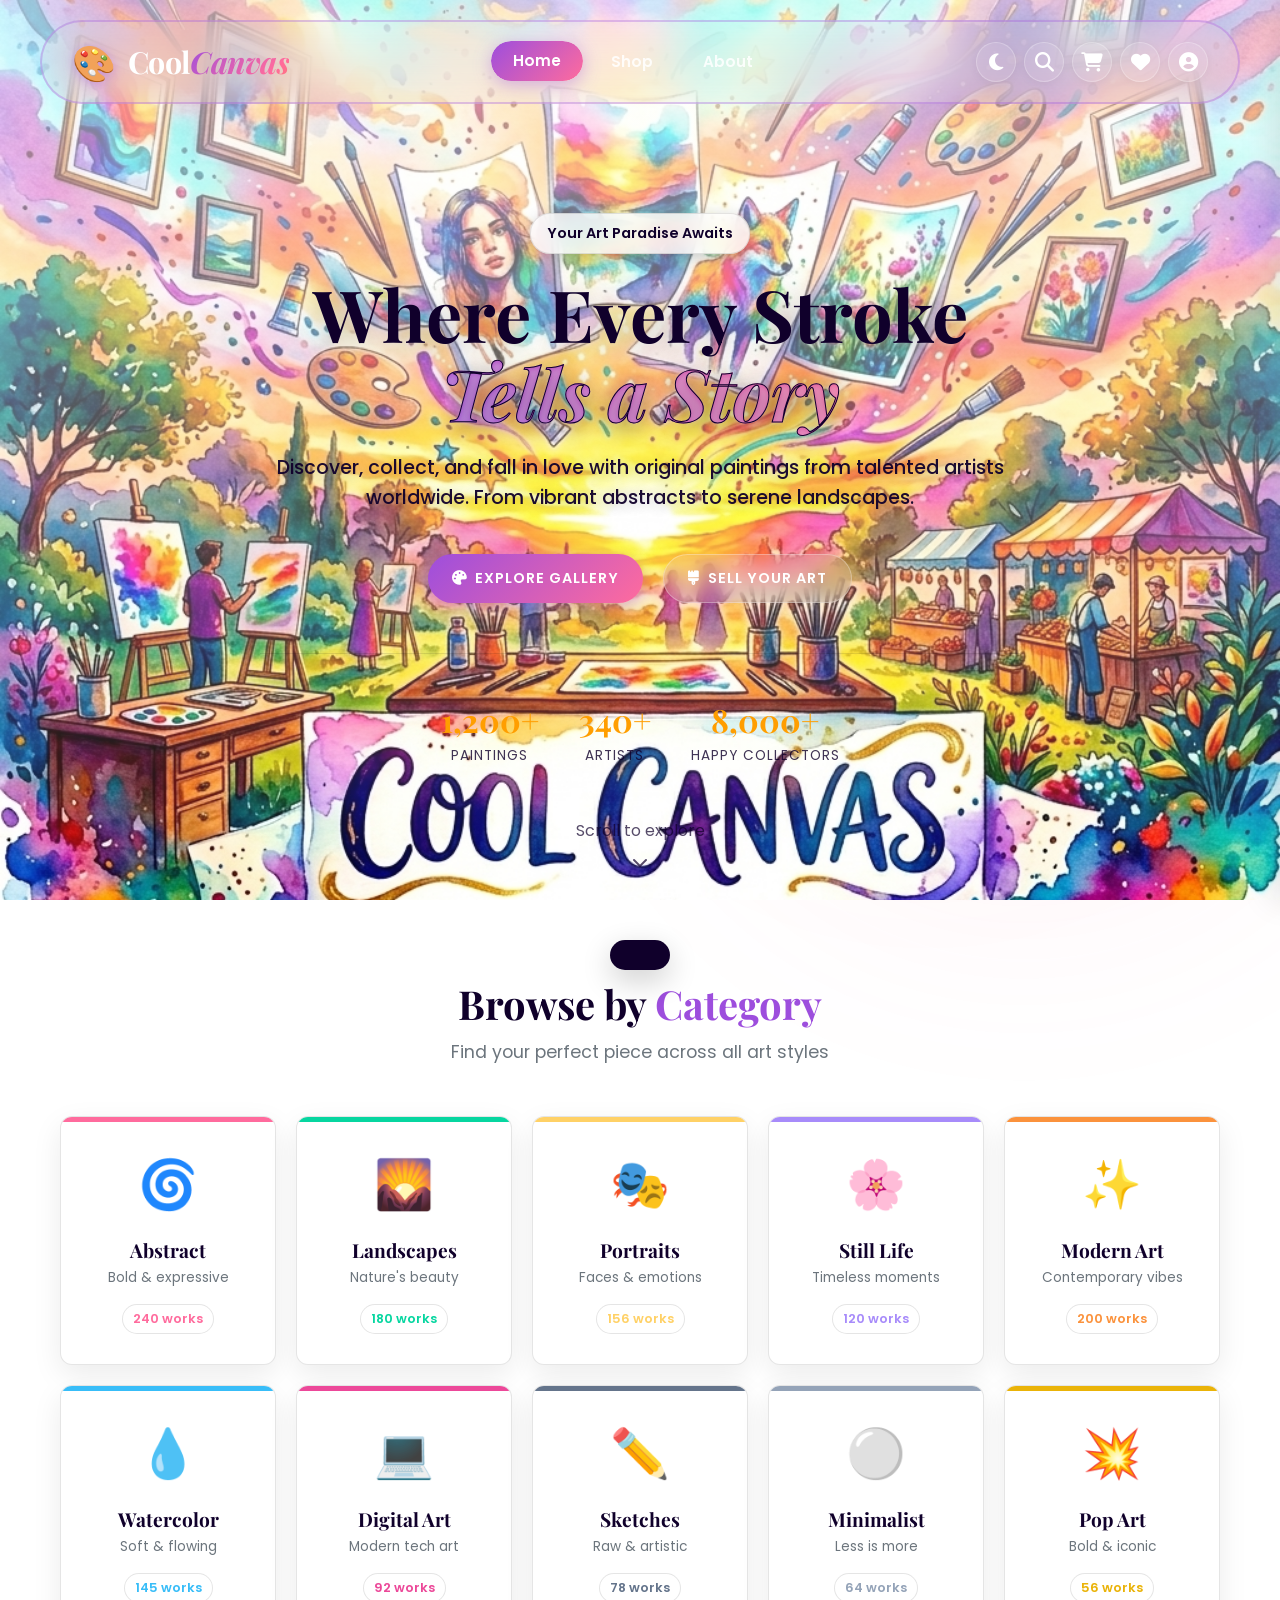
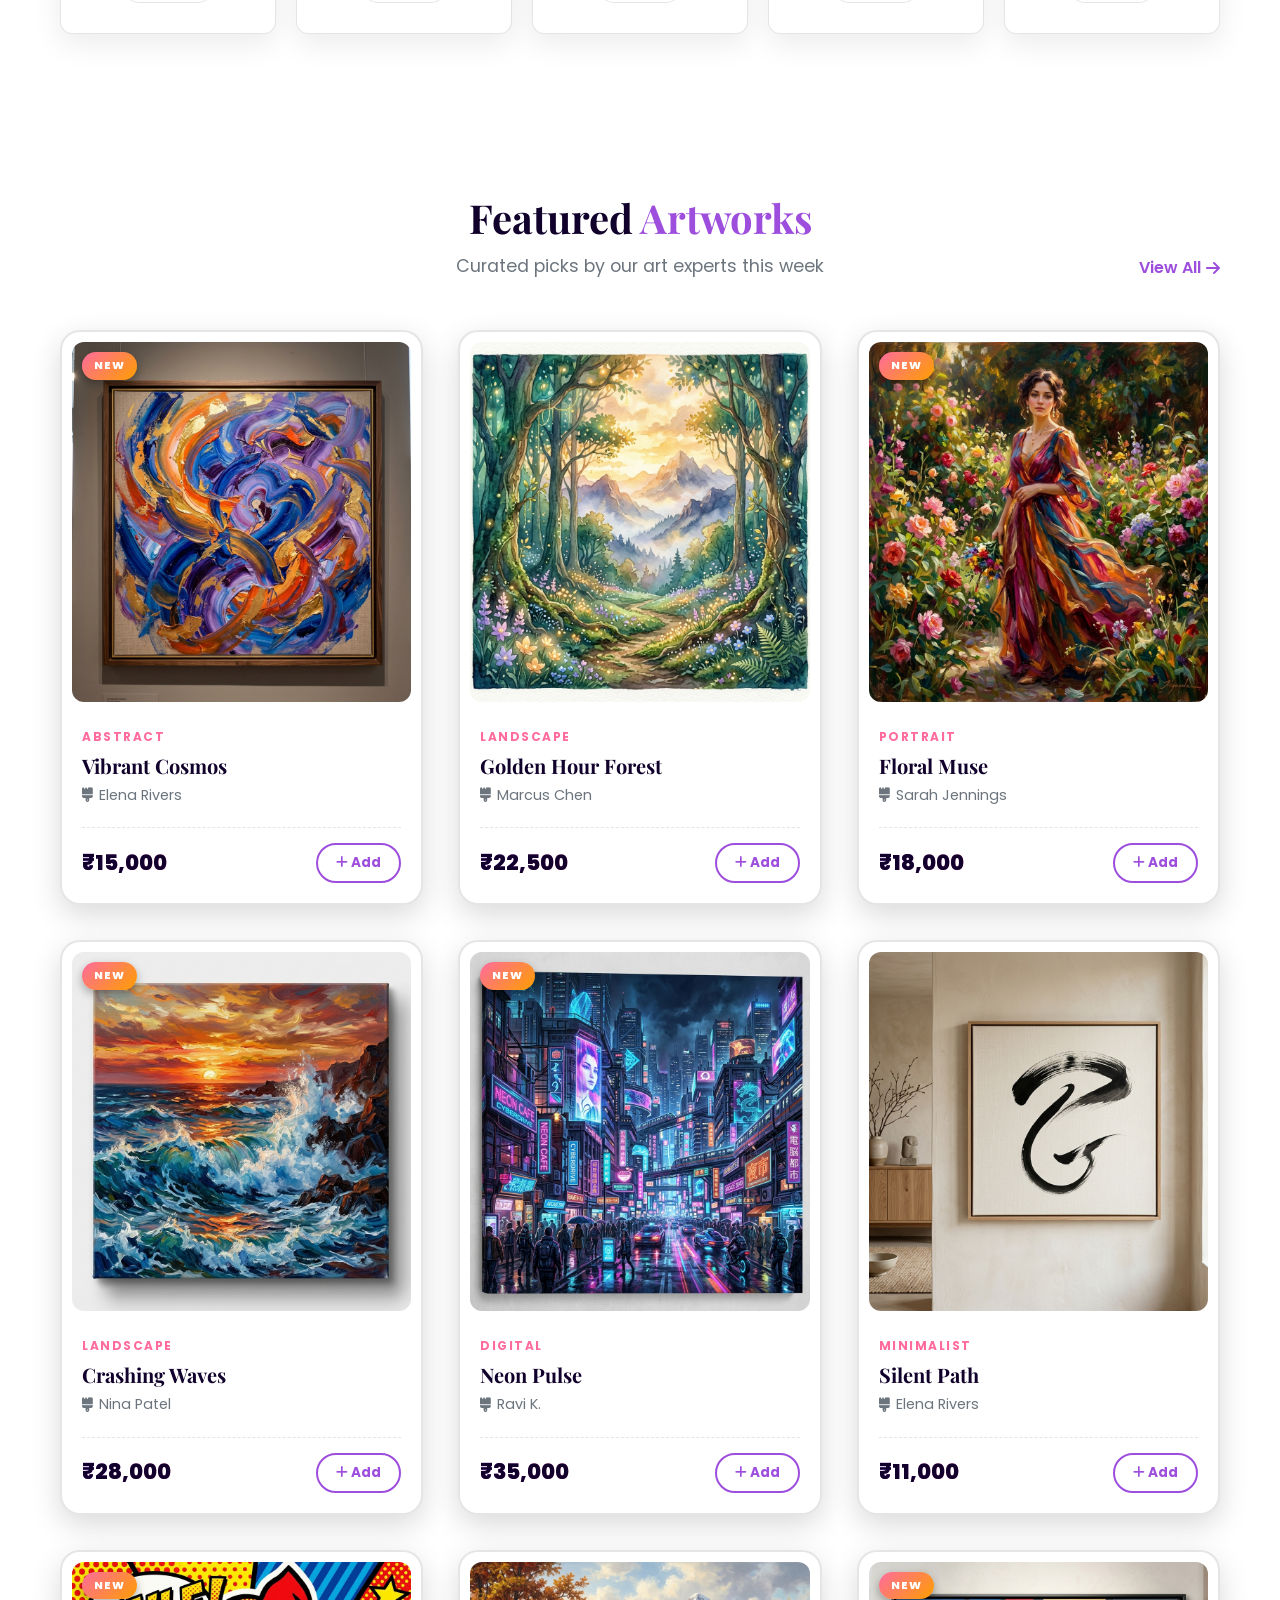
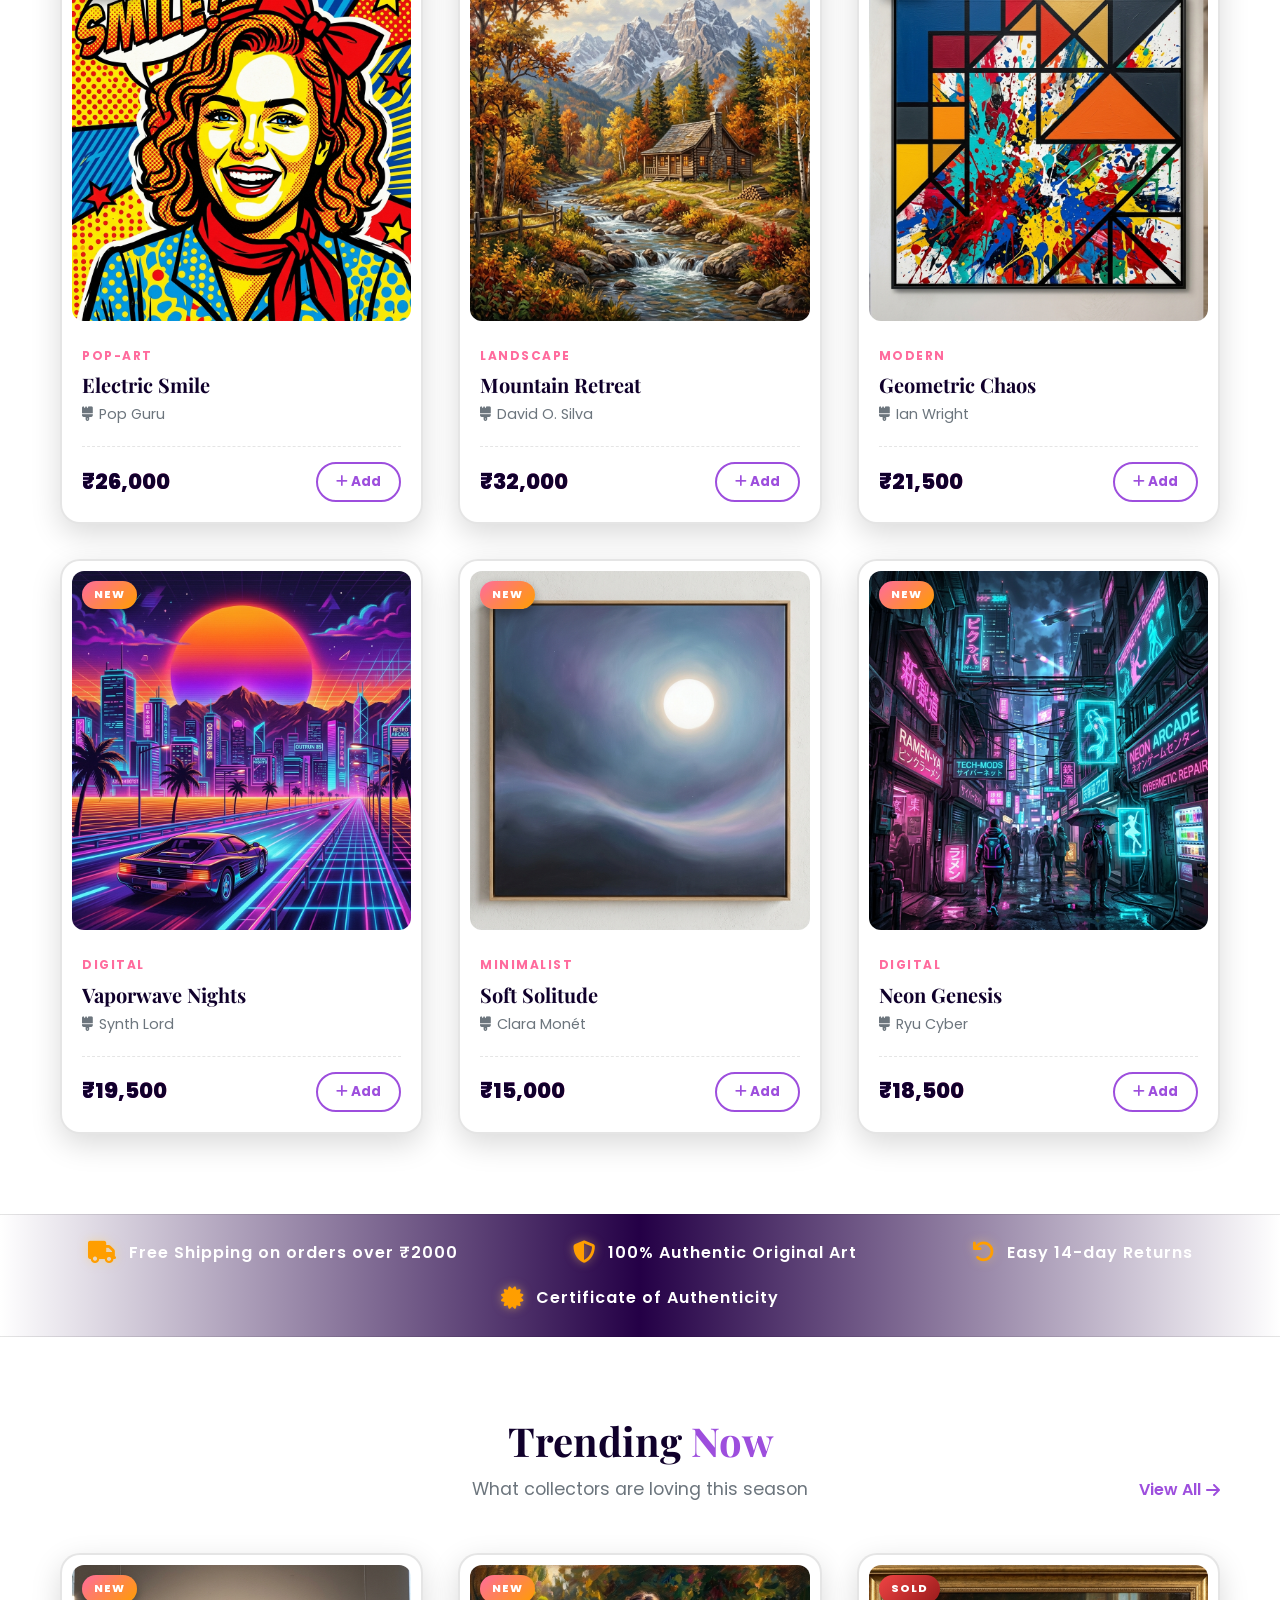
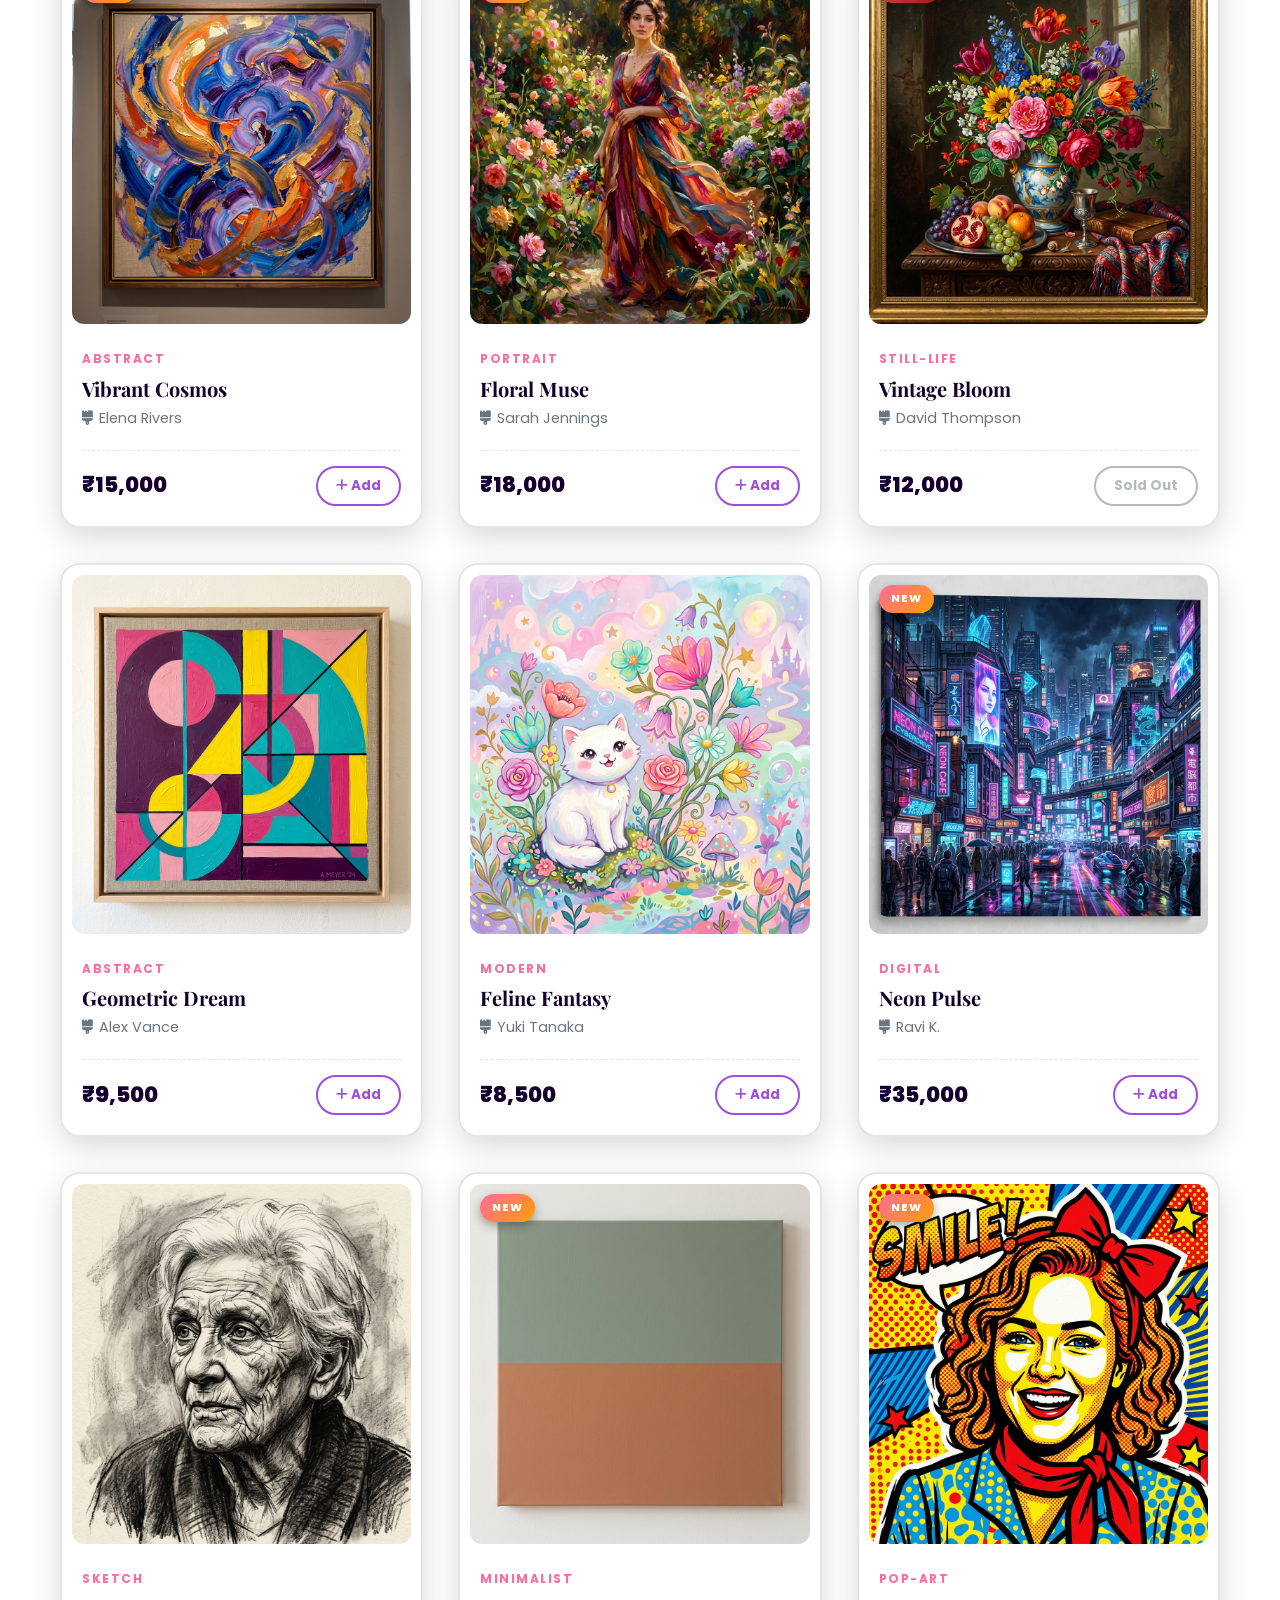
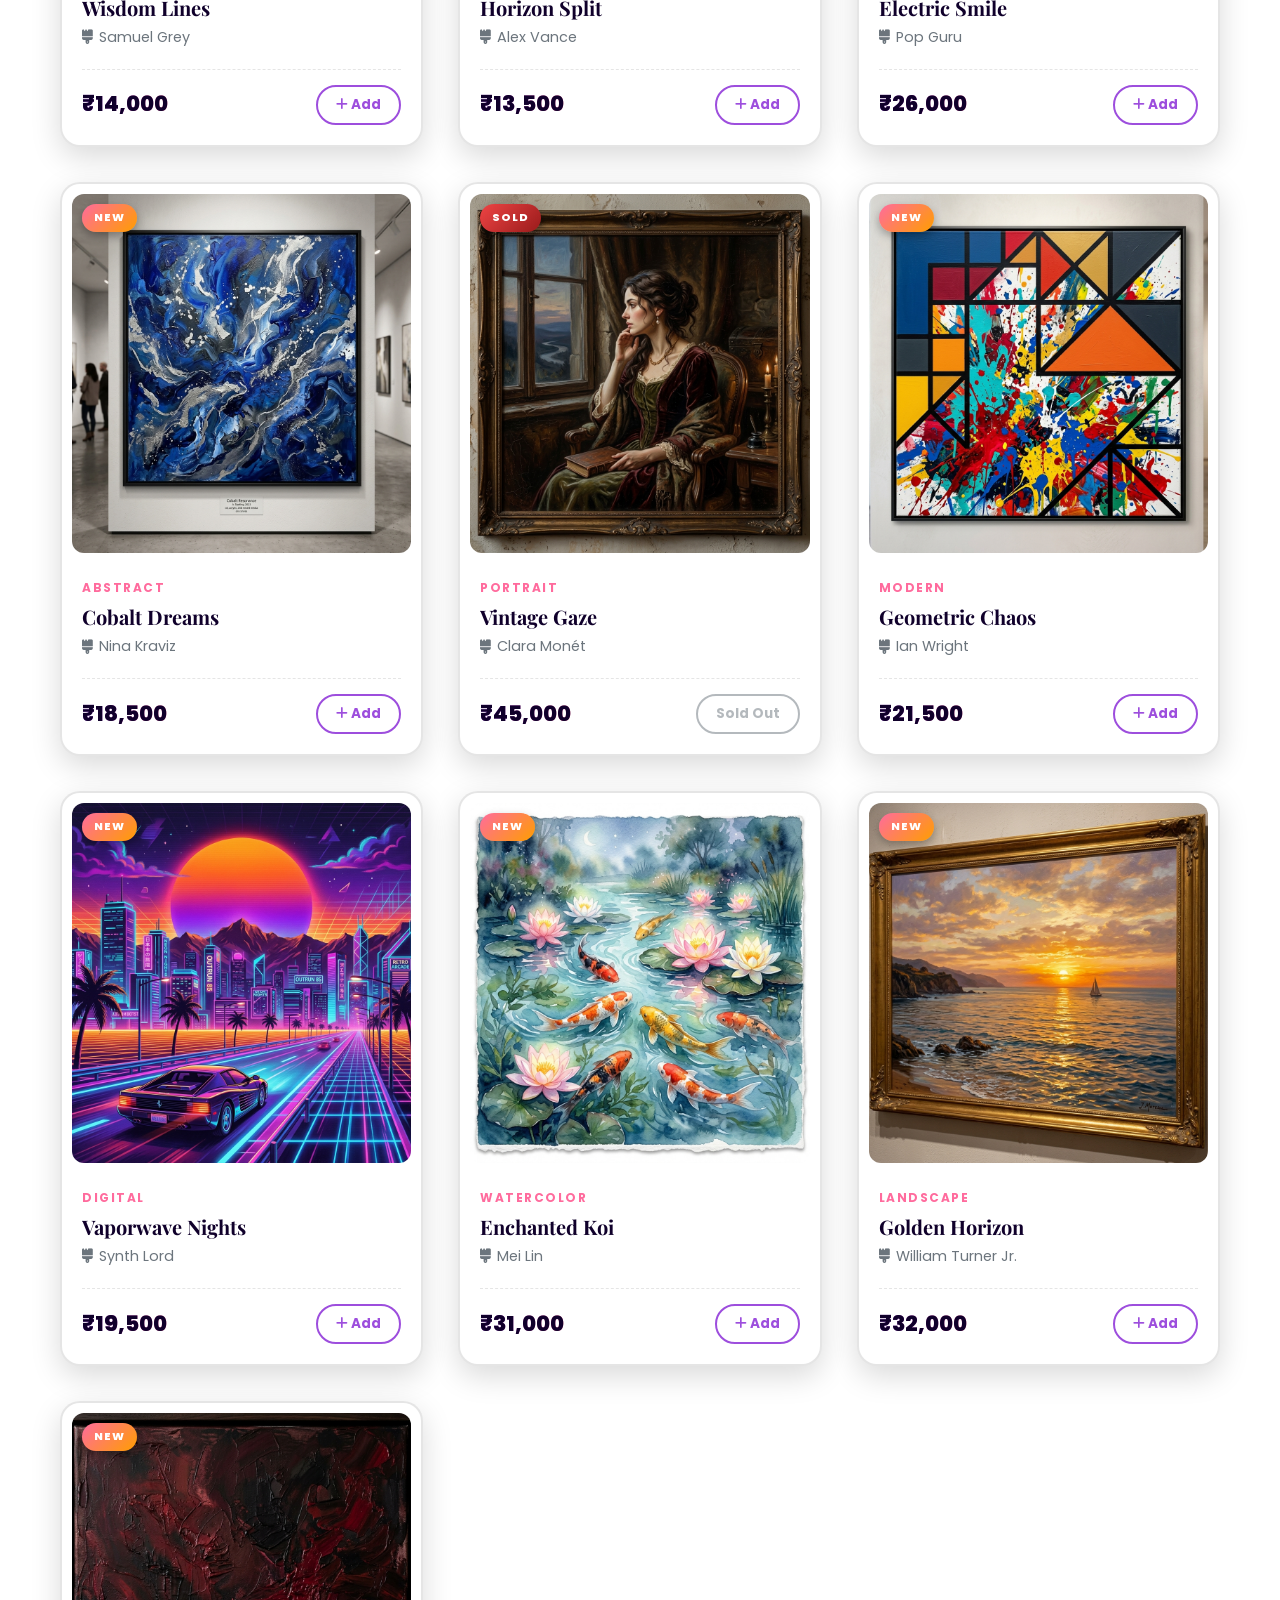
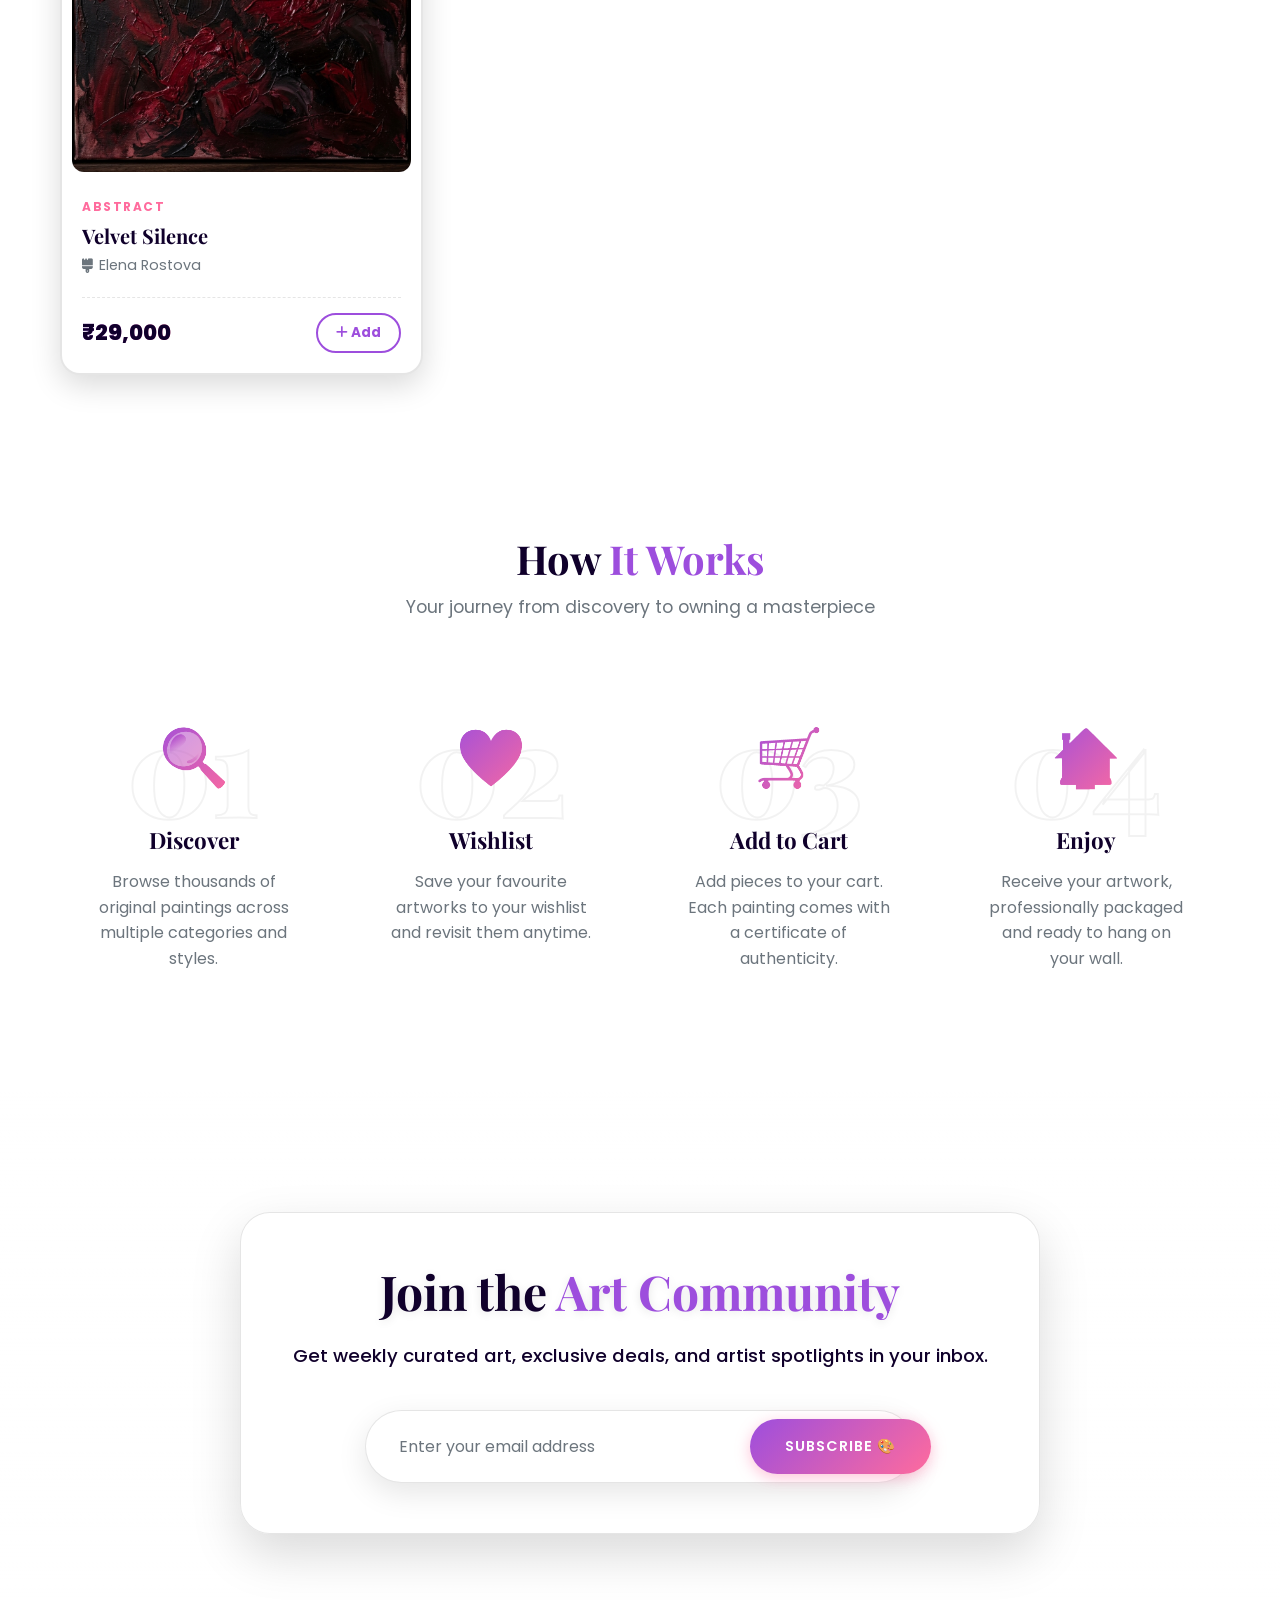
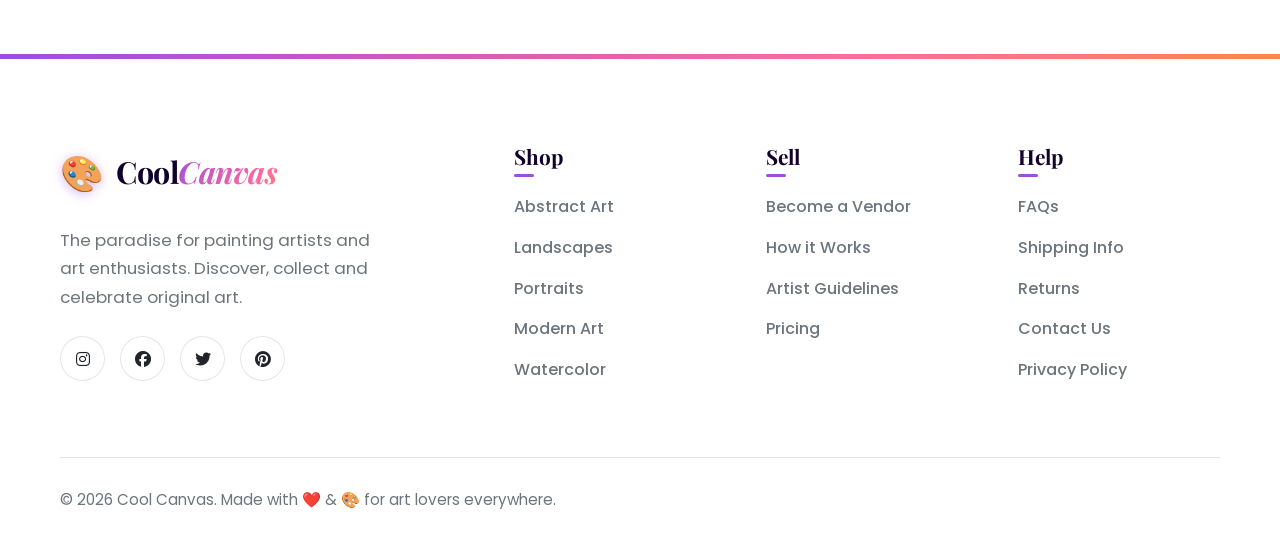
<file: index.html>
<!DOCTYPE html>
<html lang="en">
<head>
  <meta charset="UTF-8"/>
  <meta name="viewport" content="width=device-width, initial-scale=1.0"/>
  <title>Cool Canvas – Where Art Comes Alive</title>
  <meta name="description" content="Buy and sell original paintings on Cool Canvas – the paradise for painting artists and art enthusiasts."/>
  <link rel="stylesheet" href="css/style.css"/>
  <link rel="preconnect" href="https://fonts.googleapis.com"/>
  <link href="https://fonts.googleapis.com/css2?family=Playfair+Display:ital,wght@0,400;0,700;1,400&family=Poppins:wght@300;400;500;600&display=swap" rel="stylesheet"/>
  <link rel="stylesheet" href="https://cdnjs.cloudflare.com/ajax/libs/font-awesome/6.5.0/css/all.min.css"/>
</head>
<body>

<!-- NAVBAR -->
<nav class="navbar" id="navbar">
  <div class="nav-container">
    <a href="index.html" class="logo">
      <span class="logo-icon">🎨</span>
      <span class="logo-text">Cool<span class="logo-accent">Canvas</span></span>
    </a>
    <div class="nav-links" id="navLinks">
      <a href="index.html" class="nav-link active">Home</a>
      <a href="shop.html" class="nav-link">Shop</a>
      <a href="about.html" class="nav-link">About</a>
    </div>
    <div class="nav-actions">
      <button class="btn-icon" id="searchToggle" title="Search"><i class="fas fa-search"></i></button>
      <a href="cart.html" class="btn-icon" id="cartBtn" title="Cart">
        <i class="fas fa-shopping-cart"></i>
        <span class="cart-badge" id="cartBadge">0</span>
      </a>
      <button class="btn-icon wishlist-btn" id="wishlistNavBtn" title="Wishlist">
        <i class="fas fa-heart"></i>
        <span class="cart-badge" id="wishlistBadge">0</span>
      </button>
      <div class="user-menu" id="userMenu">
        <button class="btn-icon" id="userMenuBtn"><i class="fas fa-user-circle"></i></button>
        <div class="dropdown" id="userDropdown">
          <div id="guestLinks">
            <a href="login.html"><i class="fas fa-sign-in-alt"></i> Login</a>
            <a href="signup.html"><i class="fas fa-user-plus"></i> Sign Up</a>
            <a href="vendor.html"><i class="fas fa-palette"></i> Sell Your Art</a>
          </div>
          <div id="authLinks" style="display:none">
            <a href="profile.html"><i class="fas fa-user"></i> My Profile</a>
            <a href="orders.html"><i class="fas fa-box"></i> My Orders</a>
            <a href="vendor.html" id="vendorDashLink" style="display:none"><i class="fas fa-store"></i> Vendor Dashboard</a>
            <a href="#" id="logoutBtn"><i class="fas fa-sign-out-alt"></i> Logout</a>
          </div>
        </div>
      </div>
      <button class="hamburger" id="hamburger"><i class="fas fa-bars"></i></button>
    </div>
  </div>
  <!-- Search Bar -->
  <div class="search-bar" id="searchBar">
    <div class="search-inner">
      <input type="text" placeholder="Search paintings, artists, styles…" id="searchInput" autocomplete="off"/>
      <button onclick="doSearch()"><i class="fas fa-search"></i> Search</button>
    </div>
  </div>
</nav>

<!-- HERO -->
<section class="hero" id="hero">
  <div class="hero-bg">
    <img src="images/hero_banner_v5.png" alt="Cool Canvas Hero" class="hero-img"/>
    <div class="hero-overlay"></div>
  </div>
  <div class="hero-content">
    <div class="hero-badge">Your Art Paradise Awaits</div>
    <h1 class="hero-title">Where Every Stroke<br/><em>Tells a Story</em></h1>
    <p class="hero-sub">Discover, collect, and fall in love with original paintings from talented artists worldwide. From vibrant abstracts to serene landscapes.</p>
    <div class="hero-cta">
      <a href="shop.html" class="btn-primary"><i class="fas fa-palette"></i> Explore Gallery</a>
      <a href="vendor.html" class="btn-ghost"><i class="fas fa-brush"></i> Sell Your Art</a>
    </div>
    <div class="hero-stats">
      <div class="stat"><span class="stat-n">1,200+</span><span class="stat-l">Paintings</span></div>
      <div class="stat"><span class="stat-n">340+</span><span class="stat-l">Artists</span></div>
      <div class="stat"><span class="stat-n">8,000+</span><span class="stat-l">Happy Collectors</span></div>
    </div>
  </div>
  <div class="scroll-hint"><span>Scroll to explore</span><i class="fas fa-chevron-down"></i></div>
</section>

<!-- CATEGORIES -->
<section class="section categories-section">
  <div class="container">
    <div class="section-header">
      <h2>Browse by <span class="accent">Category</span></h2>
      <p>Find your perfect piece across all art styles</p>
    </div>
    <div class="categories-grid">
      <a href="shop.html?cat=abstract" class="cat-card" style="--cat-color:#ff6b9d">
        <div class="cat-icon">🌀</div>
        <h3>Abstract</h3>
        <p>Bold & expressive</p>
        <span class="cat-count">240 works</span>
      </a>
      <a href="shop.html?cat=landscape" class="cat-card" style="--cat-color:#06d6a0">
        <div class="cat-icon">🌄</div>
        <h3>Landscapes</h3>
        <p>Nature's beauty</p>
        <span class="cat-count">180 works</span>
      </a>
      <a href="shop.html?cat=portrait" class="cat-card" style="--cat-color:#ffd166">
        <div class="cat-icon">🎭</div>
        <h3>Portraits</h3>
        <p>Faces & emotions</p>
        <span class="cat-count">156 works</span>
      </a>
      <a href="shop.html?cat=still-life" class="cat-card" style="--cat-color:#a78bfa">
        <div class="cat-icon">🌸</div>
        <h3>Still Life</h3>
        <p>Timeless moments</p>
        <span class="cat-count">120 works</span>
      </a>
      <a href="shop.html?cat=modern" class="cat-card" style="--cat-color:#fb923c">
        <div class="cat-icon">✨</div>
        <h3>Modern Art</h3>
        <p>Contemporary vibes</p>
        <span class="cat-count">200 works</span>
      </a>
      <a href="shop.html?cat=watercolor" class="cat-card" style="--cat-color:#38bdf8">
        <div class="cat-icon">💧</div>
        <h3>Watercolor</h3>
        <p>Soft & flowing</p>
        <span class="cat-count">145 works</span>
      </a>
      <a href="shop.html?cat=digital" class="cat-card" style="--cat-color:#ec4899">
        <div class="cat-icon">💻</div>
        <h3>Digital Art</h3>
        <p>Modern tech art</p>
        <span class="cat-count">92 works</span>
      </a>
      <a href="shop.html?cat=sketch" class="cat-card" style="--cat-color:#64748b">
        <div class="cat-icon">✏️</div>
        <h3>Sketches</h3>
        <p>Raw & artistic</p>
        <span class="cat-count">78 works</span>
      </a>
      <a href="shop.html?cat=minimalist" class="cat-card" style="--cat-color:#94a3b8">
        <div class="cat-icon">⚪</div>
        <h3>Minimalist</h3>
        <p>Less is more</p>
        <span class="cat-count">64 works</span>
      </a>
      <a href="shop.html?cat=pop-art" class="cat-card" style="--cat-color:#eab308">
        <div class="cat-icon">💥</div>
        <h3>Pop Art</h3>
        <p>Bold & iconic</p>
        <span class="cat-count">56 works</span>
      </a>
    </div>
  </div>
</section>

<!-- FEATURED ARTWORKS -->
<section class="section featured-section">
  <div class="container">
    <div class="section-header">
      <h2>Featured <span class="accent">Artworks</span></h2>
      <p>Curated picks by our art experts this week</p>
      <a href="shop.html" class="view-all-link">View All <i class="fas fa-arrow-right"></i></a>
    </div>
    <div class="products-grid" id="featuredGrid"></div>
  </div>
</section>

<!-- BANNER STRIP -->
<section class="banner-strip">
  <div class="banner-content">
    <div class="banner-item"><i class="fas fa-truck"></i><span>Free Shipping on orders over ₹2000</span></div>
    <div class="banner-item"><i class="fas fa-shield-alt"></i><span>100% Authentic Original Art</span></div>
    <div class="banner-item"><i class="fas fa-undo"></i><span>Easy 14-day Returns</span></div>
    <div class="banner-item"><i class="fas fa-certificate"></i><span>Certificate of Authenticity</span></div>
  </div>
</section>

<!-- TRENDING -->
<section class="section trending-section">
  <div class="container">
    <div class="section-header">
      <h2>Trending <span class="accent">Now</span></h2>
      <p>What collectors are loving this season</p>
      <a href="shop.html" class="view-all-link">View All <i class="fas fa-arrow-right"></i></a>
    </div>
    <div class="products-grid" id="trendingGrid"></div>
  </div>
</section>

<!-- HOW IT WORKS -->
<section class="section how-section">
  <div class="container">
    <div class="section-header">
      <h2>How <span class="accent">It Works</span></h2>
      <p>Your journey from discovery to owning a masterpiece</p>
    </div>
    <div class="steps-grid">
      <div class="step-card">
        <div class="step-num">01</div>
        <div class="step-icon">🔍</div>
        <h3>Discover</h3>
        <p>Browse thousands of original paintings across multiple categories and styles.</p>
      </div>
      <div class="step-card">
        <div class="step-num">02</div>
        <div class="step-icon">❤️</div>
        <h3>Wishlist</h3>
        <p>Save your favourite artworks to your wishlist and revisit them anytime.</p>
      </div>
      <div class="step-card">
        <div class="step-num">03</div>
        <div class="step-icon">🛒</div>
        <h3>Add to Cart</h3>
        <p>Add pieces to your cart. Each painting comes with a certificate of authenticity.</p>
      </div>
      <div class="step-card">
        <div class="step-num">04</div>
        <div class="step-icon">🏠</div>
        <h3>Enjoy</h3>
        <p>Receive your artwork, professionally packaged and ready to hang on your wall.</p>
      </div>
    </div>
  </div>
</section>

<!-- NEWSLETTER -->
<section class="newsletter-section">
  <div class="container">
    <div class="newsletter-box">
      <div class="newsletter-text">
        <h2>Join the <span class="accent">Art Community</span></h2>
        <p>Get weekly curated art, exclusive deals, and artist spotlights in your inbox.</p>
      </div>
      <form class="newsletter-form" onsubmit="subscribeNewsletter(event)">
        <input type="email" placeholder="Enter your email address" required/>
        <button type="submit" class="btn-primary">Subscribe 🎨</button>
      </form>
    </div>
  </div>
</section>

<!-- FOOTER -->
<footer class="footer">
  <div class="container">
    <div class="footer-grid">
      <div class="footer-brand">
        <div class="logo"><span class="logo-icon">🎨</span><span class="logo-text">Cool<span class="logo-accent">Canvas</span></span></div>
        <p>The paradise for painting artists and art enthusiasts. Discover, collect and celebrate original art.</p>
        <div class="social-links">
          <a href="#"><i class="fab fa-instagram"></i></a>
          <a href="#"><i class="fab fa-facebook"></i></a>
          <a href="#"><i class="fab fa-twitter"></i></a>
          <a href="#"><i class="fab fa-pinterest"></i></a>
        </div>
      </div>
      <div class="footer-col">
        <h4>Shop</h4>
        <a href="shop.html?cat=abstract">Abstract Art</a>
        <a href="shop.html?cat=landscape">Landscapes</a>
        <a href="shop.html?cat=portrait">Portraits</a>
        <a href="shop.html?cat=modern">Modern Art</a>
        <a href="shop.html?cat=watercolor">Watercolor</a>
      </div>
      <div class="footer-col">
        <h4>Sell</h4>
        <a href="vendor.html">Become a Vendor</a>
        <a href="vendor.html#how">How it Works</a>
        <a href="#">Artist Guidelines</a>
        <a href="#">Pricing</a>
      </div>
      <div class="footer-col">
        <h4>Help</h4>
        <a href="#">FAQs</a>
        <a href="#">Shipping Info</a>
        <a href="#">Returns</a>
        <a href="#">Contact Us</a>
        <a href="#">Privacy Policy</a>
      </div>
    </div>
    <div class="footer-bottom">
      <p>© 2026 Cool Canvas. Made with ❤️ & 🎨 for art lovers everywhere.</p>
    </div>
  </div>
</footer>

<!-- TOAST -->
<div class="toast" id="toast"></div>

<!-- WISHLIST SIDEBAR -->
<div class="wishlist-sidebar" id="wishlistSidebar">
  <div class="sidebar-header">
    <h3>💖 My Wishlist</h3>
    <button onclick="closeWishlist()"><i class="fas fa-times"></i></button>
  </div>
  <div class="sidebar-items" id="wishlistItems"></div>
</div>
<div class="sidebar-overlay" id="sidebarOverlay" onclick="closeWishlist()"></div>

<script src="js/data.js"></script>
<script src="js/cart.js"></script>
<script src="js/auth.js"></script>
<script src="js/app.js"></script>
</body>
</html>
</file>
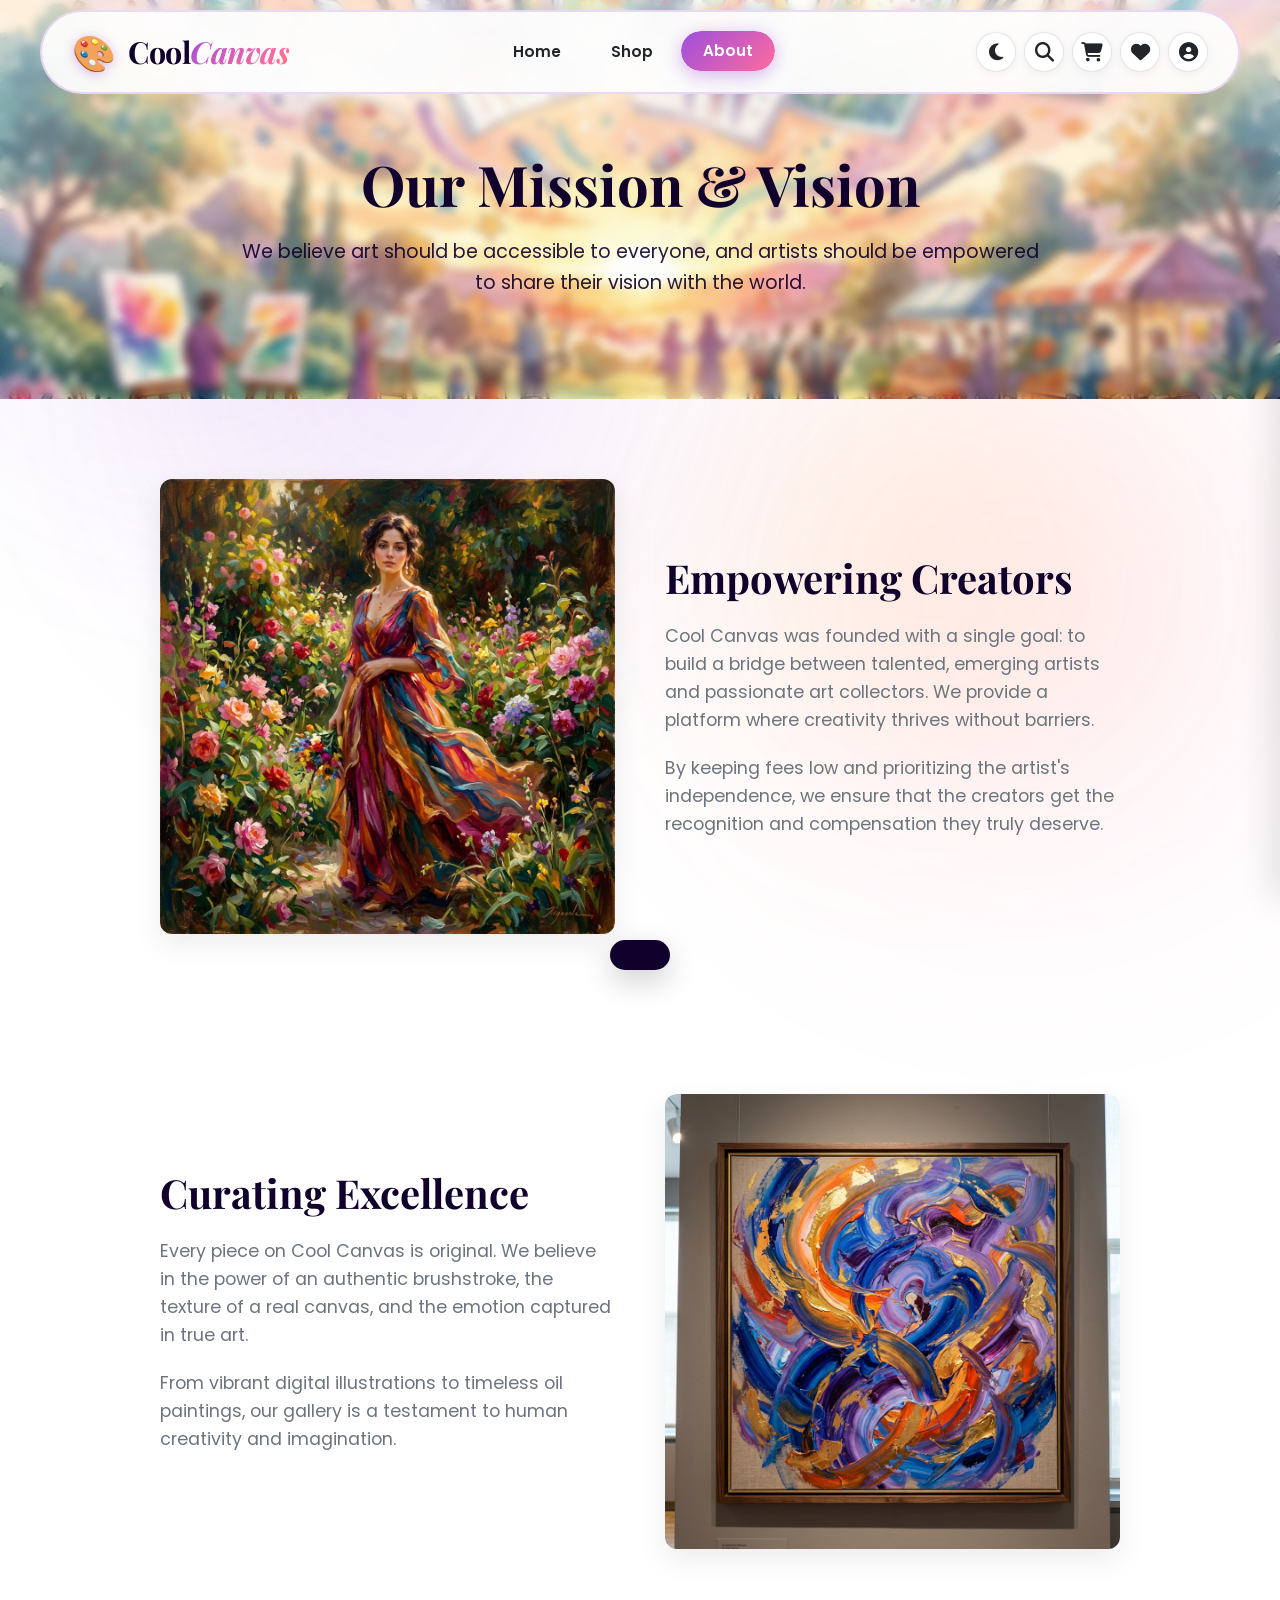
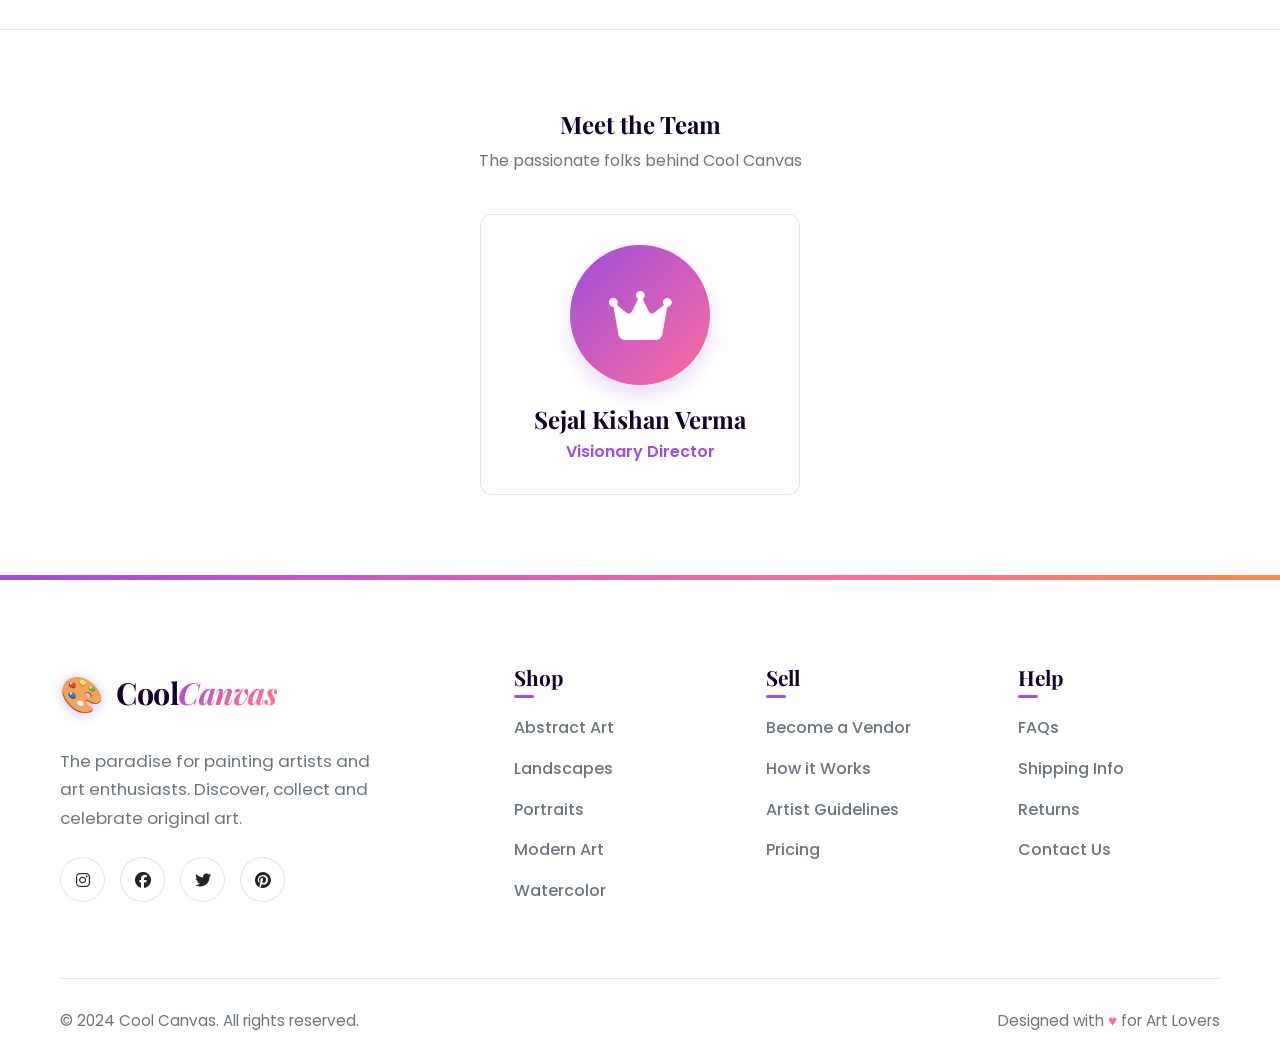
<file: about.html>
<!DOCTYPE html>
<html lang="en">
<head>
  <meta charset="UTF-8"/>
  <meta name="viewport" content="width=device-width, initial-scale=1.0"/>
  <title>About Us – Cool Canvas</title>
  <link rel="stylesheet" href="css/style.css"/>
  <link href="https://fonts.googleapis.com/css2?family=Playfair+Display:ital,wght@0,400;0,700;1,400&family=Poppins:wght@300;400;500;600&display=swap" rel="stylesheet"/>
  <link rel="stylesheet" href="https://cdnjs.cloudflare.com/ajax/libs/font-awesome/6.5.0/css/all.min.css"/>
  <style>
    .about-hero { background: url('images/hero_banner.png') center/cover no-repeat; padding: 150px 20px 100px; text-align: center; color: var(--hero-text); position: relative; }
    .about-hero::before { content: ''; position: absolute; top: 0; left: 0; right: 0; bottom: 0; background: var(--hero-overlay); backdrop-filter: blur(5px); }
    .about-hero-content { position: relative; z-index: 1; max-width: 800px; margin: 0 auto; color: var(--hero-text); transition: color 0.5s ease; }
    .about-hero h1 { font-size: 3.5rem; margin-bottom: 20px; color: var(--hero-text); }
    .about-hero p { font-size: 1.2rem; opacity: 0.9; }
    
    .about-section { padding: 80px 20px; max-width: 1000px; margin: 0 auto; display: flex; align-items: center; gap: 50px; }
    .about-section:nth-child(even) { flex-direction: row-reverse; }
    .about-text { flex: 1; }
    .about-text h2 { font-size: 2.5rem; margin-bottom: 20px; color: var(--dark); }
    .about-text p { color: var(--gray); font-size: 1.1rem; margin-bottom: 20px; }
    .about-image { flex: 1; border-radius: var(--radius); overflow: hidden; box-shadow: var(--shadow); }
    .about-image img { width: 100%; height: 100%; object-fit: cover; }
    
    .team-section { background: var(--surface); padding: 80px 20px; text-align: center; border-top: 1px solid var(--border); }
    .team-grid { display: flex; justify-content: center; gap: 30px; max-width: 1000px; margin: 40px auto 0; }
    .team-member { padding: 30px; border-radius: var(--radius); background: var(--bg); border: 1px solid var(--border); transition: var(--transition); width: 320px; }
    .team-member:hover { transform: translateY(-10px); box-shadow: var(--shadow); border-color: var(--primary); }
    .team-avatar { width: 140px; height: 140px; border-radius: 50%; margin: 0 auto 20px; background: linear-gradient(135deg, var(--primary), var(--secondary)); display: flex; align-items: center; justify-content: center; font-size: 3.5rem; color: white; box-shadow: 0 10px 20px rgba(157,78,221,0.2); }
    .team-member h3 { font-size: 1.5rem; margin-bottom: 5px; font-family: var(--font-head); }
    .team-member p { color: var(--primary); font-weight: 600; font-size: 1rem; }
    
    @media (max-width: 768px) {
      .about-section { flex-direction: column !important; text-align: center; }
      .about-hero h1 { font-size: 2.5rem; }
    }
  </style>
</head>
<body>

<nav class="navbar scrolled" id="navbar">
  <div class="nav-container">
    <a href="index.html" class="logo">
      <span class="logo-icon">🎨</span>
      <span class="logo-text">Cool<span class="logo-accent">Canvas</span></span>
    </a>
    <div class="nav-links" id="navLinks">
      <a href="index.html" class="nav-link">Home</a>
      <a href="shop.html" class="nav-link">Shop</a>
      <a href="about.html" class="nav-link active">About</a>
    </div>
    <div class="nav-actions">
      <button class="btn-icon" id="searchToggle" title="Search"><i class="fas fa-search"></i></button>
      <a href="cart.html" class="btn-icon" id="cartBtn" title="Cart">
        <i class="fas fa-shopping-cart"></i>
        <span class="cart-badge" id="cartBadge">0</span>
      </a>
      <button class="btn-icon wishlist-btn" id="wishlistNavBtn" title="Wishlist">
        <i class="fas fa-heart"></i>
        <span class="cart-badge" id="wishlistBadge">0</span>
      </button>
      <div class="user-menu" id="userMenu">
        <button class="btn-icon" id="userMenuBtn"><i class="fas fa-user-circle"></i></button>
        <div class="dropdown" id="userDropdown">
          <div id="guestLinks">
            <a href="login.html"><i class="fas fa-sign-in-alt"></i> Login</a>
            <a href="signup.html"><i class="fas fa-user-plus"></i> Sign Up</a>
            <a href="vendor.html"><i class="fas fa-palette"></i> Sell Your Art</a>
          </div>
          <div id="authLinks" style="display:none">
            <a href="profile.html"><i class="fas fa-user"></i> My Profile</a>
            <a href="orders.html"><i class="fas fa-box"></i> My Orders</a>
            <a href="vendor.html" id="vendorDashLink" style="display:none"><i class="fas fa-store"></i> Vendor Dashboard</a>
            <a href="#" id="logoutBtn"><i class="fas fa-sign-out-alt"></i> Logout</a>
          </div>
        </div>
      </div>
      <button class="hamburger" id="hamburger"><i class="fas fa-bars"></i></button>
    </div>
  </div>
  <div class="search-bar" id="searchBar">
    <div class="search-inner">
      <input type="text" placeholder="Search paintings, artists, styles…" id="searchInput" autocomplete="off"/>
      <button onclick="doSearch()"><i class="fas fa-search"></i> Search</button>
    </div>
  </div>
</nav>

<header class="about-hero">
  <div class="about-hero-content">
    <h1>Our Mission & Vision</h1>
    <p>We believe art should be accessible to everyone, and artists should be empowered to share their vision with the world.</p>
  </div>
</header>

<div class="about-section">
  <div class="about-text">
    <h2>Empowering Creators</h2>
    <p>Cool Canvas was founded with a single goal: to build a bridge between talented, emerging artists and passionate art collectors. We provide a platform where creativity thrives without barriers.</p>
    <p>By keeping fees low and prioritizing the artist's independence, we ensure that the creators get the recognition and compensation they truly deserve.</p>
  </div>
  <div class="about-image">
    <img src="images/painting_portrait1.png" alt="Artist at work">
  </div>
</div>

<div class="about-section">
  <div class="about-text">
    <h2>Curating Excellence</h2>
    <p>Every piece on Cool Canvas is original. We believe in the power of an authentic brushstroke, the texture of a real canvas, and the emotion captured in true art.</p>
    <p>From vibrant digital illustrations to timeless oil paintings, our gallery is a testament to human creativity and imagination.</p>
  </div>
  <div class="about-image">
    <img src="images/painting_abstract1.png" alt="Gallery artwork">
  </div>
</div>

<section class="team-section">
  <h2>Meet the Team</h2>
  <p style="color:var(--gray); margin-top:10px;">The passionate folks behind Cool Canvas</p>
  <div class="team-grid">
    <div class="team-member">
      <div class="team-avatar"><i class="fas fa-crown"></i></div>
      <h3>Sejal Kishan Verma</h3>
      <p>Visionary Director</p>
    </div>
  </div>
</section>

<!-- TOAST -->
<div class="toast" id="toast"></div>

<!-- WISHLIST SIDEBAR -->
<div class="wishlist-sidebar" id="wishlistSidebar">
  <div class="sidebar-header">
    <h3>💖 My Wishlist</h3>
    <button onclick="closeWishlist()"><i class="fas fa-times"></i></button>
  </div>
  <div class="sidebar-items" id="wishlistItems"></div>
</div>
<div class="sidebar-overlay" id="sidebarOverlay" onclick="closeWishlist()"></div>

<!-- FOOTER -->
<footer class="footer">
  <div class="container">
    <div class="footer-grid">
      <div class="footer-brand">
        <div class="logo"><span class="logo-icon">🎨</span><span class="logo-text">Cool<span class="logo-accent">Canvas</span></span></div>
        <p>The paradise for painting artists and art enthusiasts. Discover, collect and celebrate original art.</p>
        <div class="social-links">
          <a href="#"><i class="fab fa-instagram"></i></a>
          <a href="#"><i class="fab fa-facebook"></i></a>
          <a href="#"><i class="fab fa-twitter"></i></a>
          <a href="#"><i class="fab fa-pinterest"></i></a>
        </div>
      </div>
      <div class="footer-col">
        <h4>Shop</h4>
        <a href="shop.html?cat=abstract">Abstract Art</a>
        <a href="shop.html?cat=landscape">Landscapes</a>
        <a href="shop.html?cat=portrait">Portraits</a>
        <a href="shop.html?cat=modern">Modern Art</a>
        <a href="shop.html?cat=watercolor">Watercolor</a>
      </div>
      <div class="footer-col">
        <h4>Sell</h4>
        <a href="vendor.html">Become a Vendor</a>
        <a href="vendor.html#how">How it Works</a>
        <a href="#">Artist Guidelines</a>
        <a href="#">Pricing</a>
      </div>
      <div class="footer-col">
        <h4>Help</h4>
        <a href="#">FAQs</a>
        <a href="#">Shipping Info</a>
        <a href="#">Returns</a>
        <a href="#">Contact Us</a>
      </div>
    </div>
    <div class="footer-bottom">
      <p>&copy; 2024 Cool Canvas. All rights reserved.</p>
      <p>Designed with <span style="color: var(--secondary)">♥</span> for Art Lovers</p>
    </div>
  </div>
</footer>

<script src="js/data.js"></script>
<script src="js/cart.js"></script>
<script src="js/auth.js"></script>
<script src="js/app.js"></script>
</body>
</html>
</file>
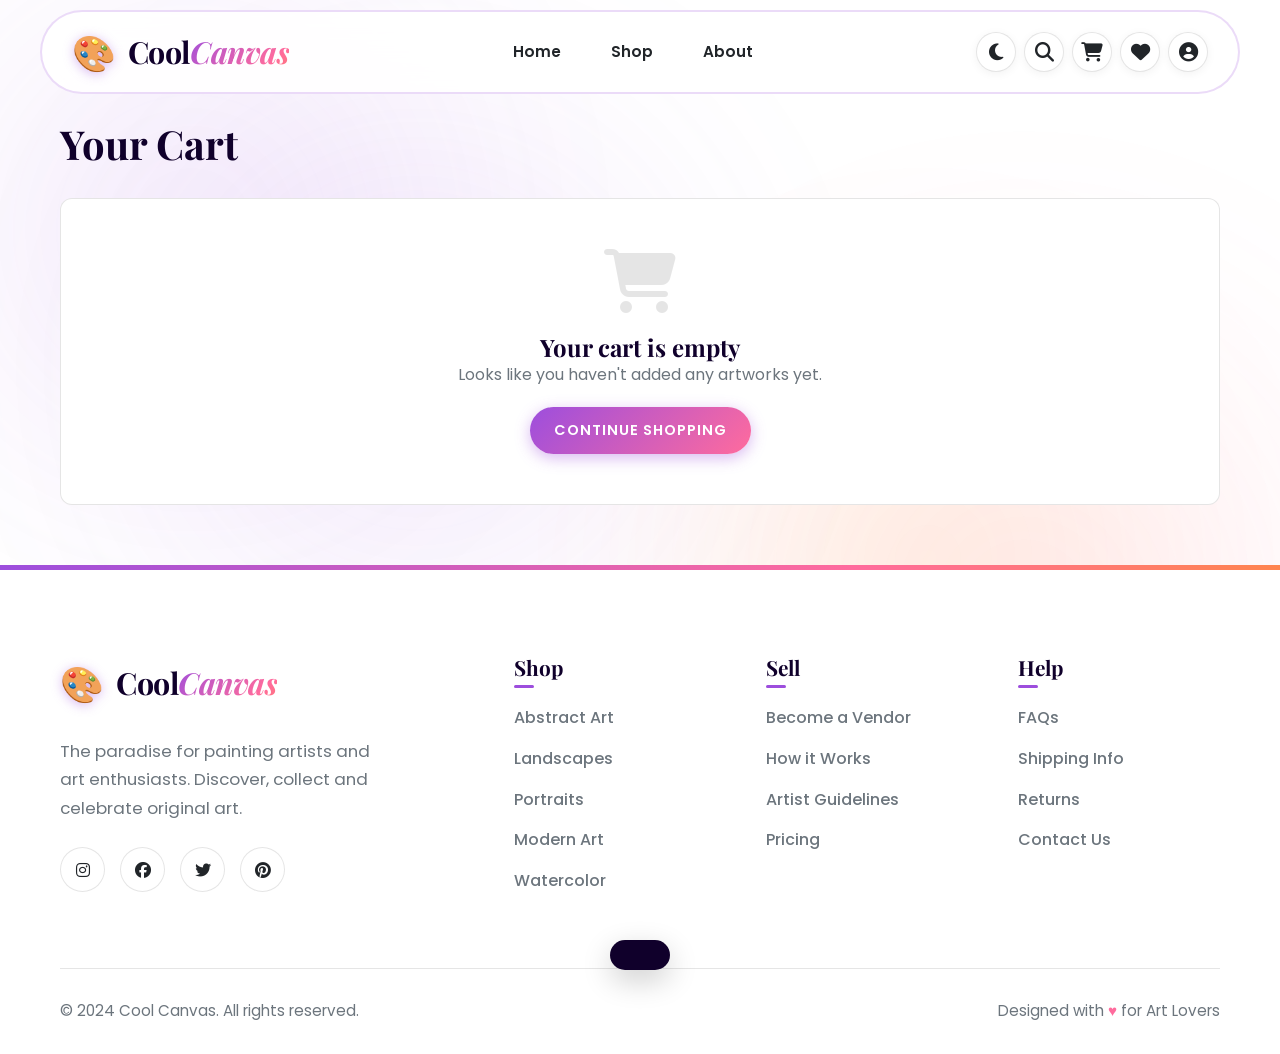
<file: cart.html>
<!DOCTYPE html>
<html lang="en">
<head>
  <meta charset="UTF-8"/>
  <meta name="viewport" content="width=device-width, initial-scale=1.0"/>
  <title>Shopping Cart – Cool Canvas</title>
  <link rel="stylesheet" href="css/style.css"/>
  <link href="https://fonts.googleapis.com/css2?family=Playfair+Display:ital,wght@0,400;0,700;1,400&family=Poppins:wght@300;400;500;600&display=swap" rel="stylesheet"/>
  <link rel="stylesheet" href="https://cdnjs.cloudflare.com/ajax/libs/font-awesome/6.5.0/css/all.min.css"/>
  <style>
    .cart-page { padding: 120px 20px 60px; max-width: 1200px; margin: 0 auto; display: flex; gap: 40px; }
    .cart-items-section { flex: 2; }
    .cart-summary { flex: 1; background: var(--surface); padding: 30px; border-radius: var(--radius); box-shadow: var(--shadow); border: 1px solid var(--border); height: fit-content; position: sticky; top: 100px; }
    .cart-item { display: flex; gap: 20px; padding: 20px; border: 1px solid var(--border); border-radius: var(--radius); margin-bottom: 20px; background: var(--surface); }
    .cart-item-img { width: 120px; height: 120px; border-radius: 8px; object-fit: cover; }
    .cart-item-details { flex: 1; display: flex; flex-direction: column; justify-content: space-between; }
    .cart-item-header { display: flex; justify-content: space-between; align-items: flex-start; }
    .cart-item-title { font-size: 1.2rem; font-family: var(--font-head); }
    .cart-item-artist { color: var(--gray); font-size: 0.9rem; }
    .cart-item-price { font-weight: 700; font-size: 1.1rem; color: var(--primary); }
    .cart-item-controls { display: flex; justify-content: space-between; align-items: center; }
    .qty-controls { display: flex; align-items: center; gap: 10px; border: 1px solid var(--border); padding: 5px; border-radius: 20px; }
    .qty-btn { width: 25px; height: 25px; border-radius: 50%; background: var(--bg); display: flex; align-items: center; justify-content: center; font-weight: bold; }
    .qty-btn:hover { background: var(--primary); color: white; }
    .remove-btn { color: #ef4444; background: none; border: none; cursor: pointer; display: flex; align-items: center; gap: 5px; font-size: 0.9rem; }
    .remove-btn:hover { text-decoration: underline; }
    
    .summary-row { display: flex; justify-content: space-between; margin-bottom: 15px; color: var(--text); }
    .summary-row.total { font-size: 1.3rem; font-weight: 700; border-top: 1px solid var(--border); padding-top: 15px; margin-top: 15px; }
    .checkout-btn { width: 100%; margin-top: 20px; padding: 15px; font-size: 1.1rem; }
    
    @media (max-width: 768px) {
      .cart-page { flex-direction: column; }
      .cart-item { flex-direction: column; }
      .cart-item-img { width: 100%; height: 200px; }
    }
  </style>
</head>
<body>

<nav class="navbar scrolled" id="navbar">
  <div class="nav-container">
    <a href="index.html" class="logo">
      <span class="logo-icon">🎨</span>
      <span class="logo-text">Cool<span class="logo-accent">Canvas</span></span>
    </a>
    <div class="nav-links" id="navLinks">
      <a href="index.html" class="nav-link">Home</a>
      <a href="shop.html" class="nav-link">Shop</a>
      <a href="about.html" class="nav-link">About</a>
    </div>
    <div class="nav-actions">
      <button class="btn-icon" id="searchToggle" title="Search"><i class="fas fa-search"></i></button>
      <a href="cart.html" class="btn-icon" id="cartBtn" title="Cart">
        <i class="fas fa-shopping-cart"></i>
        <span class="cart-badge" id="cartBadge">0</span>
      </a>
      <button class="btn-icon wishlist-btn" id="wishlistNavBtn" title="Wishlist">
        <i class="fas fa-heart"></i>
        <span class="cart-badge" id="wishlistBadge">0</span>
      </button>
      <div class="user-menu" id="userMenu">
        <button class="btn-icon" id="userMenuBtn"><i class="fas fa-user-circle"></i></button>
        <div class="dropdown" id="userDropdown">
          <div id="guestLinks">
            <a href="login.html"><i class="fas fa-sign-in-alt"></i> Login</a>
            <a href="signup.html"><i class="fas fa-user-plus"></i> Sign Up</a>
            <a href="vendor.html"><i class="fas fa-palette"></i> Sell Your Art</a>
          </div>
          <div id="authLinks" style="display:none">
            <a href="profile.html"><i class="fas fa-user"></i> My Profile</a>
            <a href="orders.html"><i class="fas fa-box"></i> My Orders</a>
            <a href="vendor.html" id="vendorDashLink" style="display:none"><i class="fas fa-store"></i> Vendor Dashboard</a>
            <a href="#" id="logoutBtn"><i class="fas fa-sign-out-alt"></i> Logout</a>
          </div>
        </div>
      </div>
      <button class="hamburger" id="hamburger"><i class="fas fa-bars"></i></button>
    </div>
  </div>
  <!-- Search Bar -->
  <div class="search-bar" id="searchBar">
    <div class="search-inner">
      <input type="text" placeholder="Search paintings, artists, styles…" id="searchInput" autocomplete="off"/>
      <button onclick="doSearch()"><i class="fas fa-search"></i> Search</button>
    </div>
  </div>
</nav>

<div class="cart-page">
  <div class="cart-items-section">
    <h1 style="font-size:2.5rem; margin-bottom:30px;">Your Cart</h1>
    <div id="cartContainer"></div>
  </div>
  
  <div class="cart-summary" id="cartSummary" style="display:none;">
    <h3 style="margin-bottom:20px; font-size:1.5rem; font-family:var(--font-head);">Order Summary</h3>
    <div class="summary-row">
      <span>Subtotal</span>
      <span id="summarySubtotal">₹0</span>
    </div>
    <div class="summary-row">
      <span>Shipping</span>
      <span>Free</span>
    </div>
    <div class="summary-row total">
      <span>Total</span>
      <span id="summaryTotal">₹0</span>
    </div>
    <button class="btn-primary checkout-btn" onclick="checkout()">Proceed to Checkout <i class="fas fa-lock"></i></button>
    <p style="text-align:center; font-size:0.8rem; color:var(--gray); margin-top:15px;">Secure Payment Processing</p>
  </div>
</div>

<div class="toast" id="toast"></div>

<!-- FOOTER -->
<footer class="footer">
  <div class="container">
    <div class="footer-grid">
      <div class="footer-brand">
        <div class="logo"><span class="logo-icon">🎨</span><span class="logo-text">Cool<span class="logo-accent">Canvas</span></span></div>
        <p>The paradise for painting artists and art enthusiasts. Discover, collect and celebrate original art.</p>
        <div class="social-links">
          <a href="#"><i class="fab fa-instagram"></i></a>
          <a href="#"><i class="fab fa-facebook"></i></a>
          <a href="#"><i class="fab fa-twitter"></i></a>
          <a href="#"><i class="fab fa-pinterest"></i></a>
        </div>
      </div>
      <div class="footer-col">
        <h4>Shop</h4>
        <a href="shop.html?cat=abstract">Abstract Art</a>
        <a href="shop.html?cat=landscape">Landscapes</a>
        <a href="shop.html?cat=portrait">Portraits</a>
        <a href="shop.html?cat=modern">Modern Art</a>
        <a href="shop.html?cat=watercolor">Watercolor</a>
      </div>
      <div class="footer-col">
        <h4>Sell</h4>
        <a href="vendor.html">Become a Vendor</a>
        <a href="vendor.html#how">How it Works</a>
        <a href="#">Artist Guidelines</a>
        <a href="#">Pricing</a>
      </div>
      <div class="footer-col">
        <h4>Help</h4>
        <a href="#">FAQs</a>
        <a href="#">Shipping Info</a>
        <a href="#">Returns</a>
        <a href="#">Contact Us</a>
      </div>
    </div>
    <div class="footer-bottom">
      <p>&copy; 2024 Cool Canvas. All rights reserved.</p>
      <p>Designed with <span style="color: var(--secondary)">♥</span> for Art Lovers</p>
    </div>
  </div>
</footer>

<script src="js/data.js"></script>
<script src="js/cart.js"></script>
<script src="js/app.js"></script>
<script>
  function renderCart() {
    const container = document.getElementById('cartContainer');
    const summary = document.getElementById('cartSummary');
    
    if (cart.length === 0) {
      container.innerHTML = `
        <div class="empty-state" style="background:var(--surface); padding:50px; border-radius:var(--radius); border:1px solid var(--border);">
          <i class="fas fa-shopping-cart" style="font-size:4rem; color:var(--border); margin-bottom:20px;"></i>
          <h2>Your cart is empty</h2>
          <p style="color:var(--gray); margin-bottom:20px;">Looks like you haven't added any artworks yet.</p>
          <a href="shop.html" class="btn-primary">Continue Shopping</a>
        </div>
      `;
      summary.style.display = 'none';
      return;
    }
    
    container.innerHTML = cart.map(item => `
      <div class="cart-item">
        <img src="${item.image}" alt="${item.title}" class="cart-item-img">
        <div class="cart-item-details">
          <div class="cart-item-header">
            <div>
              <h3 class="cart-item-title">${item.title}</h3>
              <p class="cart-item-artist">by ${item.artist}</p>
            </div>
            <div class="cart-item-price">${formatPrice(item.price * item.quantity)}</div>
          </div>
          <div class="cart-item-controls">
            <div class="qty-controls">
              <button class="qty-btn" onclick="updateQuantity(${item.id}, -1)">-</button>
              <span style="width:20px; text-align:center; font-weight:600;">${item.quantity}</span>
              <button class="qty-btn" onclick="updateQuantity(${item.id}, 1)">+</button>
            </div>
            <button class="remove-btn" onclick="removeFromCart(${item.id})">
              <i class="fas fa-trash"></i> Remove
            </button>
          </div>
        </div>
      </div>
    `).join('');
    
    summary.style.display = 'block';
    const total = cart.reduce((sum, item) => sum + (item.price * item.quantity), 0);
    document.getElementById('summarySubtotal').textContent = formatPrice(total);
    document.getElementById('summaryTotal').textContent = formatPrice(total);
  }
  
  function checkout() {
    // Check if user is logged in
    const user = JSON.parse(localStorage.getItem('coolcanvas_user'));
    if (!user) {
      showToast('Please login to continue checkout');
      setTimeout(() => { window.location.href = 'login.html?redirect=cart'; }, 1500);
      return;
    }
    
    // Fake payment process
    showToast('Processing payment...');
    setTimeout(() => {
      cart = [];
      saveCart();
      renderCart();
      container.innerHTML = `
        <div style="text-align:center; padding:50px; background:var(--surface); border-radius:var(--radius);">
          <div style="font-size:4rem; color:var(--secondary); margin-bottom:20px;">🎉</div>
          <h2>Payment Successful!</h2>
          <p>Thank you for your order. The artist is preparing your masterpiece.</p>
          <a href="shop.html" class="btn-primary" style="margin-top:20px;">Continue Shopping</a>
        </div>
      `;
      summary.style.display = 'none';
    }, 2000);
  }
  
  document.addEventListener('DOMContentLoaded', renderCart);
</script>
</body>
</html>
</file>
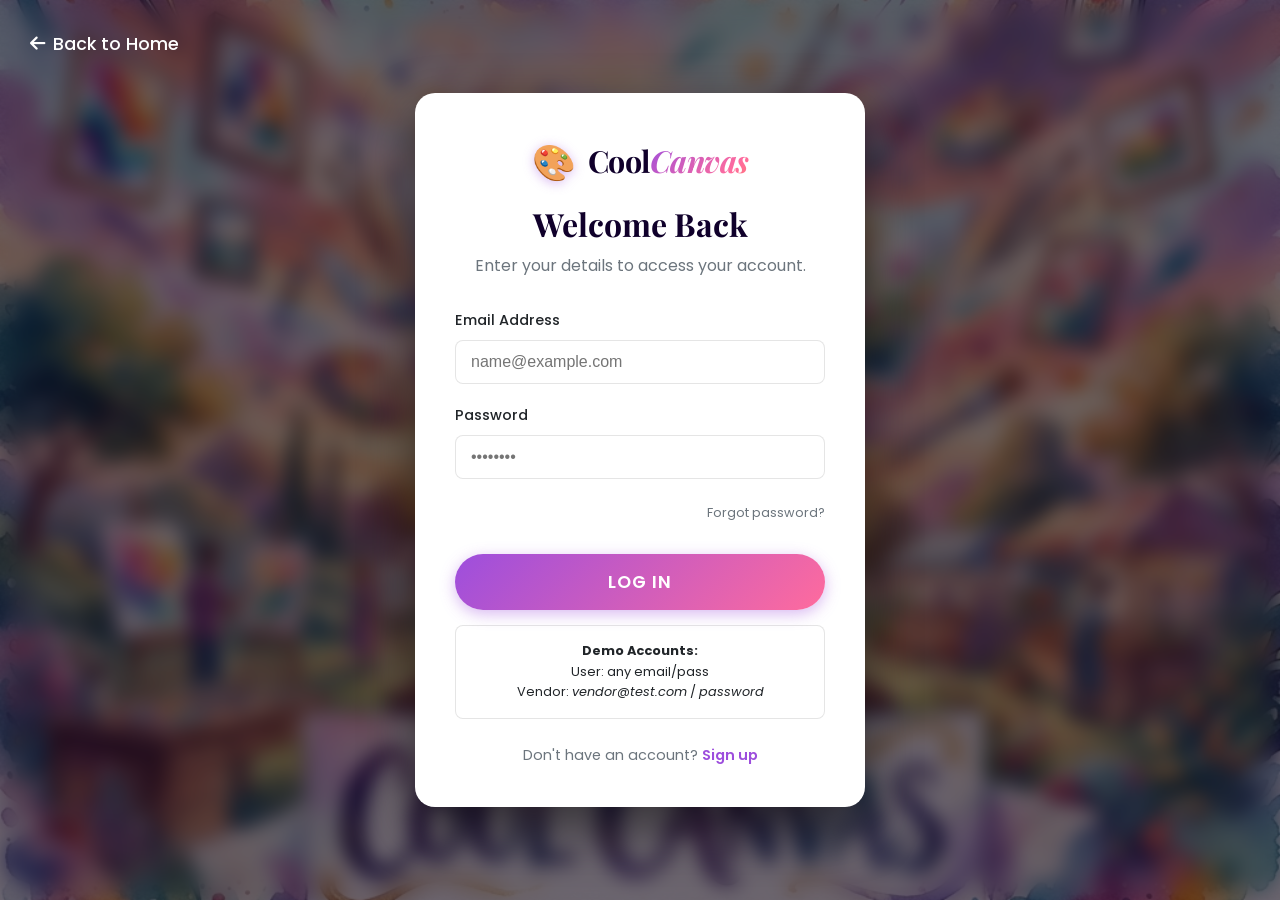
<file: login.html>
<!DOCTYPE html>
<html lang="en">
<head>
  <meta charset="UTF-8"/>
  <meta name="viewport" content="width=device-width, initial-scale=1.0"/>
  <title>Login – Cool Canvas</title>
  <link rel="stylesheet" href="css/style.css"/>
  <link href="https://fonts.googleapis.com/css2?family=Playfair+Display:ital,wght@0,400;0,700;1,400&family=Poppins:wght@300;400;500;600&display=swap" rel="stylesheet"/>
  <link rel="stylesheet" href="https://cdnjs.cloudflare.com/ajax/libs/font-awesome/6.5.0/css/all.min.css"/>
  <style>
    .auth-page { min-height: 100vh; display: flex; align-items: center; justify-content: center; background: url('images/hero_banner.png') center/cover; position: relative; }
    .auth-overlay { position: absolute; top:0; left:0; width:100%; height:100%; background: rgba(10,0,21,0.6); backdrop-filter: blur(10px); }
    .auth-box { position: relative; z-index: 1; background: var(--surface); padding: 40px; border-radius: 20px; box-shadow: 0 20px 50px rgba(0,0,0,0.5); width: 100%; max-width: 450px; }
    .auth-header { text-align: center; margin-bottom: 30px; }
    .auth-header h1 { font-size: 2rem; margin-bottom: 10px; }
    .auth-header p { color: var(--gray); }
    .auth-form .form-group { margin-bottom: 20px; }
    .auth-form label { display: block; margin-bottom: 8px; font-weight: 500; font-size: 0.9rem; }
    .auth-form input { width: 100%; padding: 12px 15px; border: 1px solid var(--border); border-radius: 8px; font-size: 1rem; background: var(--bg); color: var(--text); outline: none; transition: var(--transition); }
    .auth-form input:focus { border-color: var(--primary); box-shadow: 0 0 0 3px rgba(157, 78, 221, 0.1); }
    .auth-btn { width: 100%; padding: 15px; font-size: 1.1rem; margin-top: 10px; }
    .auth-footer { margin-top: 25px; text-align: center; font-size: 0.9rem; color: var(--gray); }
    .auth-footer a { color: var(--primary); font-weight: 600; }
    .back-home { position: absolute; top: 30px; left: 30px; z-index: 2; color: white; font-size: 1.1rem; display: flex; align-items: center; gap: 8px; text-decoration: none; font-weight: 500; }
    .back-home:hover { transform: translateX(-5px); }
  </style>
</head>
<body>

<a href="index.html" class="back-home"><i class="fas fa-arrow-left"></i> Back to Home</a>

<div class="auth-page">
  <div class="auth-overlay"></div>
  <div class="auth-box">
    <div class="auth-header">
      <div class="logo" style="justify-content:center; margin-bottom:15px;">
        <span class="logo-icon">🎨</span>
        <span class="logo-text">Cool<span class="logo-accent">Canvas</span></span>
      </div>
      <h1>Welcome Back</h1>
      <p>Enter your details to access your account.</p>
    </div>
    
    <form class="auth-form" id="loginForm">
      <div class="form-group">
        <label for="email">Email Address</label>
        <input type="email" id="email" required placeholder="name@example.com"/>
      </div>
      <div class="form-group">
        <label for="password">Password</label>
        <input type="password" id="password" required placeholder="••••••••"/>
      </div>
      <div style="text-align:right; margin-bottom:20px;">
        <a href="#" style="font-size:0.8rem; color:var(--gray);">Forgot password?</a>
      </div>
      <button type="submit" class="btn-primary auth-btn">Log In</button>
      
      <div style="margin-top:15px; padding:15px; background:var(--bg); border-radius:8px; border:1px solid var(--border); font-size:0.8rem; text-align:center;">
        <strong>Demo Accounts:</strong><br>
        User: any email/pass<br>
        Vendor: <em>vendor@test.com</em> / <em>password</em>
      </div>
    </form>
    
    <div class="auth-footer">
      Don't have an account? <a href="signup.html">Sign up</a>
    </div>
  </div>
</div>

<div class="toast" id="toast"></div>

<script src="js/auth.js"></script>
<script src="js/app.js"></script>
<script>
  document.getElementById('loginForm').addEventListener('submit', (e) => {
    e.preventDefault();
    const email = document.getElementById('email').value;
    const pass = document.getElementById('password').value;
    
    if (login(email, pass)) {
      showToast('Login successful!');
      const urlParams = new URLSearchParams(window.location.search);
      const redirect = urlParams.get('redirect') || 'index.html';
      setTimeout(() => { window.location.href = redirect; }, 1000);
    } else {
      showToast('Login failed. Check your credentials.');
    }
  });
</script>
</body>
</html>
</file>
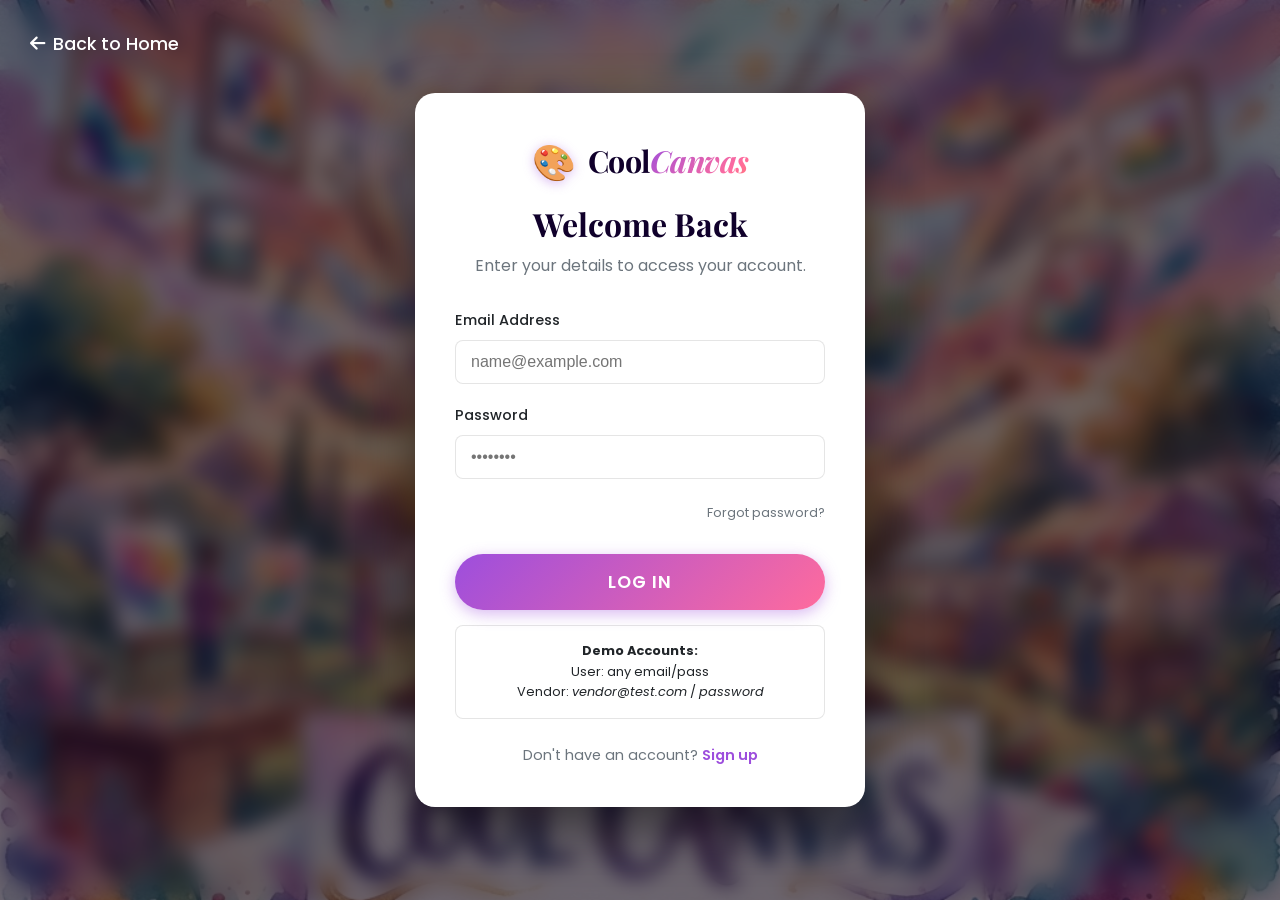
<file: orders.html>
<!DOCTYPE html>
<html lang="en">
<head>
  <meta charset="UTF-8"/>
  <meta name="viewport" content="width=device-width, initial-scale=1.0"/>
  <title>My Orders – Cool Canvas</title>
  <link rel="stylesheet" href="css/style.css"/>
  <link href="https://fonts.googleapis.com/css2?family=Playfair+Display:ital,wght@0,400;0,700;1,400&family=Poppins:wght@300;400;500;600&display=swap" rel="stylesheet"/>
  <link rel="stylesheet" href="https://cdnjs.cloudflare.com/ajax/libs/font-awesome/6.5.0/css/all.min.css"/>
  <style>
    .orders-page { padding: 120px 20px 60px; max-width: 1000px; margin: 0 auto; min-height: 70vh; }
    .orders-header { display: flex; align-items: center; justify-content: space-between; margin-bottom: 30px; }
    .orders-header h1 { font-size: 2.5rem; font-family: var(--font-head); }
    
    .order-card { background: var(--surface); border: 1px solid var(--border); border-radius: var(--radius); overflow: hidden; margin-bottom: 30px; box-shadow: var(--shadow); }
    .order-header { background: var(--bg); padding: 15px 20px; border-bottom: 1px solid var(--border); display: flex; justify-content: space-between; align-items: center; }
    .order-id { font-weight: 600; color: var(--dark); }
    .order-date { color: var(--gray); font-size: 0.9rem; }
    .order-status { padding: 5px 12px; border-radius: 20px; font-size: 0.8rem; font-weight: 600; background: #dcfce7; color: #166534; }
    .order-status.processing { background: #fef08a; color: #854d0e; }
    
    .order-body { padding: 20px; }
    .order-item { display: flex; gap: 20px; border-bottom: 1px solid var(--border); padding-bottom: 20px; margin-bottom: 20px; }
    .order-item:last-child { border-bottom: none; padding-bottom: 0; margin-bottom: 0; }
    .order-item img { width: 100px; height: 100px; object-fit: cover; border-radius: 8px; }
    .order-item-details { flex: 1; display: flex; flex-direction: column; justify-content: center; }
    .order-item-title { font-size: 1.1rem; font-weight: 600; margin-bottom: 5px; }
    .order-item-artist { color: var(--gray); font-size: 0.9rem; margin-bottom: 10px; }
    .order-item-price { font-weight: 700; color: var(--primary); }
    
    .order-footer { padding: 15px 20px; background: var(--bg); border-top: 1px solid var(--border); text-align: right; }
    .order-total { font-size: 1.1rem; font-weight: 600; }
  </style>
</head>
<body>

<nav class="navbar scrolled" id="navbar">
  <div class="nav-container">
    <a href="index.html" class="logo">
      <span class="logo-icon">🎨</span>
      <span class="logo-text">Cool<span class="logo-accent">Canvas</span></span>
    </a>
    <div class="nav-links" id="navLinks">
      <a href="index.html" class="nav-link">Home</a>
      <a href="shop.html" class="nav-link">Shop</a>
      <a href="about.html" class="nav-link">About</a>
    </div>
    <div class="nav-actions">
      <button class="btn-icon" id="searchToggle" title="Search"><i class="fas fa-search"></i></button>
      <a href="cart.html" class="btn-icon" id="cartBtn" title="Cart">
        <i class="fas fa-shopping-cart"></i>
        <span class="cart-badge" id="cartBadge">0</span>
      </a>
      <button class="btn-icon wishlist-btn" id="wishlistNavBtn" title="Wishlist">
        <i class="fas fa-heart"></i>
        <span class="cart-badge" id="wishlistBadge">0</span>
      </button>
      <div class="user-menu" id="userMenu">
        <button class="btn-icon" id="userMenuBtn"><i class="fas fa-user-circle"></i></button>
        <div class="dropdown" id="userDropdown">
          <div id="guestLinks">
            <a href="login.html"><i class="fas fa-sign-in-alt"></i> Login</a>
            <a href="signup.html"><i class="fas fa-user-plus"></i> Sign Up</a>
            <a href="vendor.html"><i class="fas fa-palette"></i> Sell Your Art</a>
          </div>
          <div id="authLinks" style="display:none">
            <a href="profile.html"><i class="fas fa-user"></i> My Profile</a>
            <a href="orders.html" class="active"><i class="fas fa-box"></i> My Orders</a>
            <a href="vendor.html" id="vendorDashLink" style="display:none"><i class="fas fa-store"></i> Vendor Dashboard</a>
            <a href="#" id="logoutBtn"><i class="fas fa-sign-out-alt"></i> Logout</a>
          </div>
        </div>
      </div>
      <button class="hamburger" id="hamburger"><i class="fas fa-bars"></i></button>
    </div>
  </div>
  <div class="search-bar" id="searchBar">
    <div class="search-inner">
      <input type="text" placeholder="Search paintings, artists, styles…" id="searchInput" autocomplete="off"/>
      <button onclick="doSearch()"><i class="fas fa-search"></i> Search</button>
    </div>
  </div>
</nav>

<div class="orders-page">
  <div class="orders-header">
    <h1>Order History</h1>
    <a href="shop.html" class="btn-ghost" style="color:var(--dark) !important; border-color:var(--dark);">Continue Shopping</a>
  </div>
  
  <div id="ordersContainer">
    <!-- Fake Order 1 -->
    <div class="order-card">
      <div class="order-header">
        <div>
          <span class="order-id">Order #CC-9284</span>
          <span class="order-date"> • Placed on Apr 12, 2026</span>
        </div>
        <span class="order-status">Delivered</span>
      </div>
      <div class="order-body">
        <div class="order-item">
          <img src="images/painting_landscape1.png" alt="Painting">
          <div class="order-item-details">
            <h3 class="order-item-title">Golden Hour Forest</h3>
            <p class="order-item-artist">by Marcus Chen</p>
            <span class="order-item-price">₹22,500</span>
          </div>
        </div>
      </div>
      <div class="order-footer">
        <span class="order-total">Order Total: ₹22,500</span>
      </div>
    </div>
    
    <!-- Fake Order 2 -->
    <div class="order-card">
      <div class="order-header">
        <div>
          <span class="order-id">Order #CC-8102</span>
          <span class="order-date"> • Placed on Apr 24, 2026</span>
        </div>
        <span class="order-status processing">Processing</span>
      </div>
      <div class="order-body">
        <div class="order-item">
          <img src="images/painting_abstract1.png" alt="Painting">
          <div class="order-item-details">
            <h3 class="order-item-title">Vibrant Cosmos</h3>
            <p class="order-item-artist">by Elena Rivers</p>
            <span class="order-item-price">₹15,000</span>
          </div>
        </div>
      </div>
      <div class="order-footer">
        <span class="order-total">Order Total: ₹15,000</span>
      </div>
    </div>
  </div>
</div>

<!-- TOAST -->
<div class="toast" id="toast"></div>

<!-- WISHLIST SIDEBAR -->
<div class="wishlist-sidebar" id="wishlistSidebar">
  <div class="sidebar-header">
    <h3>💖 My Wishlist</h3>
    <button onclick="closeWishlist()"><i class="fas fa-times"></i></button>
  </div>
  <div class="sidebar-items" id="wishlistItems"></div>
</div>
<div class="sidebar-overlay" id="sidebarOverlay" onclick="closeWishlist()"></div>

<!-- FOOTER -->
<footer class="footer">
  <div class="container">
    <div class="footer-grid">
      <div class="footer-brand">
        <div class="logo"><span class="logo-icon">🎨</span><span class="logo-text">Cool<span class="logo-accent">Canvas</span></span></div>
        <p>The paradise for painting artists and art enthusiasts. Discover, collect and celebrate original art.</p>
        <div class="social-links">
          <a href="#"><i class="fab fa-instagram"></i></a>
          <a href="#"><i class="fab fa-facebook"></i></a>
          <a href="#"><i class="fab fa-twitter"></i></a>
          <a href="#"><i class="fab fa-pinterest"></i></a>
        </div>
      </div>
      <div class="footer-col">
        <h4>Shop</h4>
        <a href="shop.html?cat=abstract">Abstract Art</a>
        <a href="shop.html?cat=landscape">Landscapes</a>
        <a href="shop.html?cat=portrait">Portraits</a>
        <a href="shop.html?cat=modern">Modern Art</a>
        <a href="shop.html?cat=watercolor">Watercolor</a>
      </div>
      <div class="footer-col">
        <h4>Sell</h4>
        <a href="vendor.html">Become a Vendor</a>
        <a href="vendor.html#how">How it Works</a>
        <a href="#">Artist Guidelines</a>
        <a href="#">Pricing</a>
      </div>
      <div class="footer-col">
        <h4>Help</h4>
        <a href="#">FAQs</a>
        <a href="#">Shipping Info</a>
        <a href="#">Returns</a>
        <a href="#">Contact Us</a>
      </div>
    </div>
    <div class="footer-bottom">
      <p>&copy; 2024 Cool Canvas. All rights reserved.</p>
      <p>Designed with <span style="color: var(--secondary)">♥</span> for Art Lovers</p>
    </div>
  </div>
</footer>

<script src="js/data.js"></script>
<script src="js/cart.js"></script>
<script src="js/auth.js"></script>
<script src="js/app.js"></script>
<script>
  document.addEventListener('DOMContentLoaded', () => {
    const user = JSON.parse(localStorage.getItem('coolcanvas_user'));
    if (!user) {
      window.location.href = 'login.html';
      return;
    }
  });
</script>
</body>
</html>
</file>
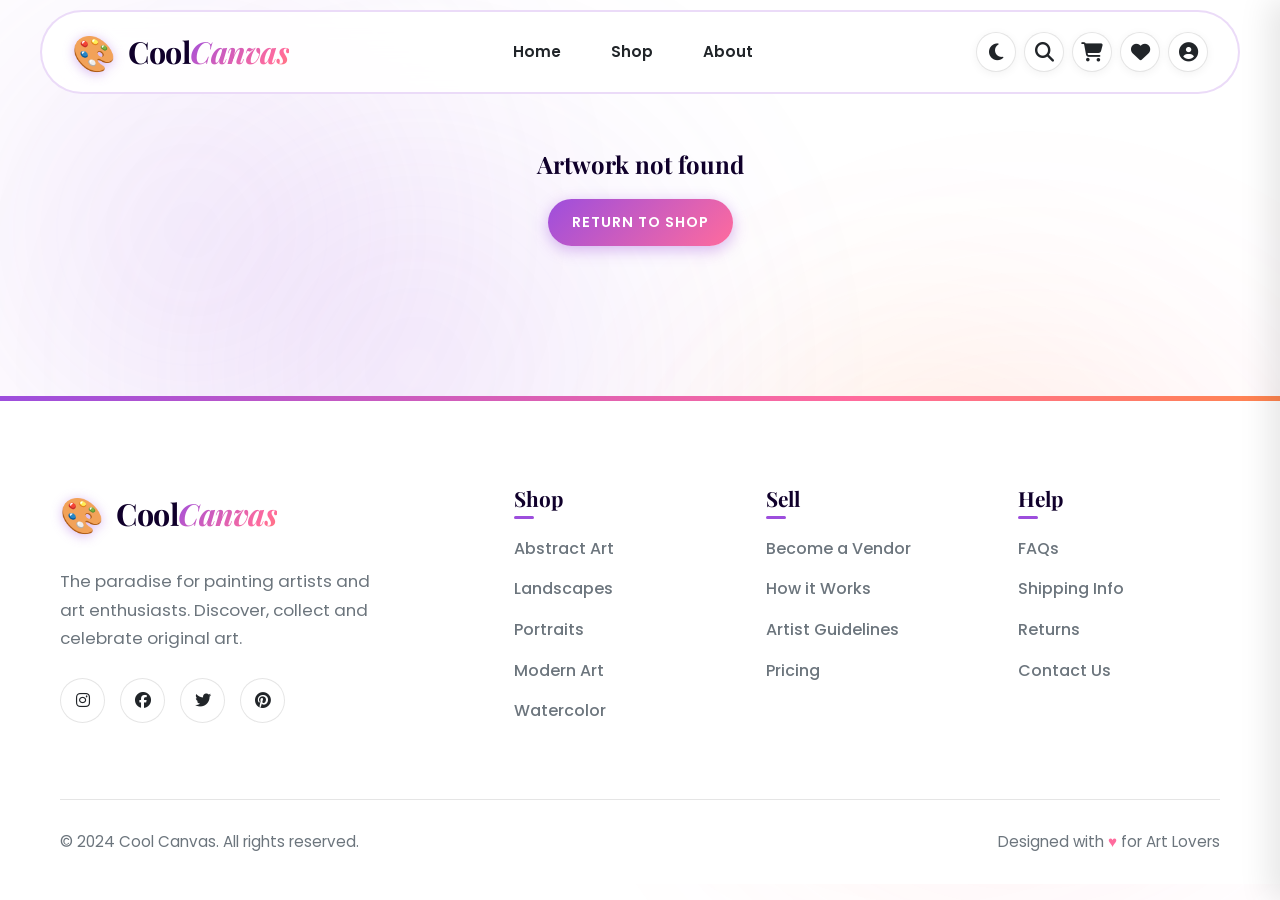
<file: product.html>
<!DOCTYPE html>
<html lang="en">
<head>
  <meta charset="UTF-8"/>
  <meta name="viewport" content="width=device-width, initial-scale=1.0"/>
  <title>Product Details – Cool Canvas</title>
  <link rel="stylesheet" href="css/style.css"/>
  <link href="https://fonts.googleapis.com/css2?family=Playfair+Display:ital,wght@0,400;0,700;1,400&family=Poppins:wght@300;400;500;600&display=swap" rel="stylesheet"/>
  <link rel="stylesheet" href="https://cdnjs.cloudflare.com/ajax/libs/font-awesome/6.5.0/css/all.min.css"/>
  <style>
    .product-page { padding: 120px 20px 80px; max-width: 1200px; margin: 0 auto; display: flex; gap: 60px; align-items: flex-start; }
    
    /* Image Container — Museum Frame Effect */
    .product-image-container { flex: 1.2; position: relative; border-radius: 20px; overflow: hidden; box-shadow: 0 20px 50px rgba(0,0,0,0.3); background: #f0f0f0; display: flex; align-items: center; justify-content: center; border: 15px solid white; outline: 1px solid rgba(0,0,0,0.1); }
    .product-image-container::after { content: ''; position: absolute; top: 0; left: 0; width: 100%; height: 100%; box-shadow: inset 0 0 20px rgba(0,0,0,0.1); pointer-events: none; z-index: 10; }
    .product-image-container img { width: 100%; height: auto; object-fit: cover; max-height: 80vh; transition: transform 0.5s ease; }
    .product-image-container:hover img { transform: scale(1.02); }
    
    .product-badges { position: absolute; top: 20px; left: 20px; display: flex; gap: 10px; z-index: 20; }
    .product-badges .badge { padding: 6px 14px; font-size: 0.8rem; box-shadow: 0 5px 15px rgba(0,0,0,0.2); }
    
    /* Typography & Details */
    .product-details { flex: 1; display: flex; flex-direction: column; justify-content: center; padding-top: 20px; }
    .breadcrumb { color: var(--gray); font-size: 0.95rem; margin-bottom: 25px; text-transform: capitalize; font-weight: 500; }
    .breadcrumb a { color: var(--primary); transition: color 0.3s; }
    .breadcrumb a:hover { color: var(--secondary); text-decoration: underline; }
    
    .product-title { font-size: 3.5rem; font-family: var(--font-head); margin-bottom: 15px; line-height: 1.1; color: var(--dark); text-shadow: 0 2px 10px rgba(0,0,0,0.05); }
    .product-artist { font-size: 1.2rem; color: var(--gray); margin-bottom: 35px; display: flex; align-items: center; gap: 10px; }
    .product-artist i { background: linear-gradient(135deg, var(--primary), var(--secondary)); -webkit-background-clip: text; -webkit-text-fill-color: transparent; font-size: 1.4rem; }
    
    .product-price { font-size: 3rem; font-weight: 800; background: linear-gradient(90deg, var(--primary), var(--secondary)); -webkit-background-clip: text; -webkit-text-fill-color: transparent; margin-bottom: 25px; display: inline-block; }
    
    .product-desc { font-size: 1.15rem; line-height: 1.8; color: var(--gray); margin-bottom: 45px; font-weight: 300; }
    
    /* Action Buttons */
    .product-actions-large { display: flex; gap: 20px; margin-bottom: 50px; }
    .product-actions-large button { flex: 1; padding: 20px; font-size: 1.1rem; border-radius: 30px; font-weight: 700; display: flex; justify-content: center; align-items: center; gap: 12px; cursor: pointer; transition: all 0.4s cubic-bezier(0.175, 0.885, 0.32, 1.275); position: relative; overflow: hidden; z-index: 1; border: none; }
    
    .btn-add-cart { color: white; box-shadow: 0 10px 30px rgba(157, 78, 221, 0.3); }
    .btn-add-cart::before { content: ''; position: absolute; top: 0; left: 0; width: 100%; height: 100%; background: linear-gradient(135deg, var(--primary), var(--secondary), var(--accent)); background-size: 200% 100%; transition: all 0.5s ease; z-index: -1; }
    .btn-add-cart:hover { transform: translateY(-5px); box-shadow: 0 15px 40px rgba(157, 78, 221, 0.5); color: white; }
    .btn-add-cart:hover::before { background-position: 100% 0; }
    .btn-add-cart:disabled { background: var(--border); color: var(--gray); cursor: not-allowed; transform: none; box-shadow: none; opacity: 0.5; }
    .btn-add-cart:disabled::before { display: none; }
    
    .btn-wishlist { background: transparent; color: var(--text); border: 2px solid var(--border) !important; }
    .btn-wishlist::before { content: ''; position: absolute; top: 0; left: -100%; width: 100%; height: 100%; background: rgba(255,107,157,0.1); transition: all 0.3s ease; z-index: -1; }
    .btn-wishlist:hover { border-color: var(--secondary) !important; color: var(--secondary); transform: translateY(-5px); box-shadow: 0 10px 20px rgba(255,107,157,0.15); }
    .btn-wishlist:hover::before, .btn-wishlist.active::before { left: 0; }
    .btn-wishlist.active { border-color: var(--secondary) !important; color: var(--secondary); background: rgba(255,107,157,0.05); }
    
    /* Features */
    .features-list { list-style: none; display: flex; flex-direction: column; gap: 18px; border-top: 1px dashed var(--border); padding-top: 35px; }
    .features-list li { display: flex; align-items: center; gap: 18px; color: var(--text); font-weight: 500; font-size: 1.05rem; }
    .features-list i { font-size: 1.6rem; background: linear-gradient(135deg, var(--primary), var(--secondary)); -webkit-background-clip: text; -webkit-text-fill-color: transparent; width: 35px; text-align: center; }
    
    @media (max-width: 992px) {
      .product-page { flex-direction: column; align-items: center; }
      .product-image-container { width: 100%; max-width: 700px; }
      .product-title { font-size: 2.8rem; }
      .product-actions-large { flex-direction: column; }
    }
  </style>
</head>
<body>

<nav class="navbar scrolled" id="navbar">
  <div class="nav-container">
    <a href="index.html" class="logo">
      <span class="logo-icon">🎨</span>
      <span class="logo-text">Cool<span class="logo-accent">Canvas</span></span>
    </a>
    <div class="nav-links" id="navLinks">
      <a href="index.html" class="nav-link">Home</a>
      <a href="shop.html" class="nav-link">Shop</a>
      <a href="about.html" class="nav-link">About</a>
    </div>
    <div class="nav-actions">
      <button class="btn-icon" id="searchToggle" title="Search"><i class="fas fa-search"></i></button>
      <a href="cart.html" class="btn-icon" id="cartBtn" title="Cart">
        <i class="fas fa-shopping-cart"></i>
        <span class="cart-badge" id="cartBadge">0</span>
      </a>
      <button class="btn-icon wishlist-btn" id="wishlistNavBtn" title="Wishlist">
        <i class="fas fa-heart"></i>
        <span class="cart-badge" id="wishlistBadge">0</span>
      </button>
      <div class="user-menu" id="userMenu">
        <button class="btn-icon" id="userMenuBtn"><i class="fas fa-user-circle"></i></button>
        <div class="dropdown" id="userDropdown">
          <div id="guestLinks">
            <a href="login.html"><i class="fas fa-sign-in-alt"></i> Login</a>
            <a href="signup.html"><i class="fas fa-user-plus"></i> Sign Up</a>
            <a href="vendor.html"><i class="fas fa-palette"></i> Sell Your Art</a>
          </div>
          <div id="authLinks" style="display:none">
            <a href="profile.html"><i class="fas fa-user"></i> My Profile</a>
            <a href="orders.html"><i class="fas fa-box"></i> My Orders</a>
            <a href="vendor.html" id="vendorDashLink" style="display:none"><i class="fas fa-store"></i> Vendor Dashboard</a>
            <a href="#" id="logoutBtn"><i class="fas fa-sign-out-alt"></i> Logout</a>
          </div>
        </div>
      </div>
      <button class="hamburger" id="hamburger"><i class="fas fa-bars"></i></button>
    </div>
  </div>
  <!-- Search Bar -->
  <div class="search-bar" id="searchBar">
    <div class="search-inner">
      <input type="text" placeholder="Search paintings, artists, styles…" id="searchInput" autocomplete="off"/>
      <button onclick="doSearch()"><i class="fas fa-search"></i> Search</button>
    </div>
  </div>
</nav>

<div id="productContent">
  <!-- Content generated by JS -->
</div>

<!-- TOAST -->
<div class="toast" id="toast"></div>

<!-- WISHLIST SIDEBAR -->
<div class="wishlist-sidebar" id="wishlistSidebar">
  <div class="sidebar-header">
    <h3>💖 My Wishlist</h3>
    <button onclick="closeWishlist()"><i class="fas fa-times"></i></button>
  </div>
  <div class="sidebar-items" id="wishlistItems"></div>
</div>
<div class="sidebar-overlay" id="sidebarOverlay" onclick="closeWishlist()"></div>

<!-- FOOTER -->
<footer class="footer">
  <div class="container">
    <div class="footer-grid">
      <div class="footer-brand">
        <div class="logo"><span class="logo-icon">🎨</span><span class="logo-text">Cool<span class="logo-accent">Canvas</span></span></div>
        <p>The paradise for painting artists and art enthusiasts. Discover, collect and celebrate original art.</p>
        <div class="social-links">
          <a href="#"><i class="fab fa-instagram"></i></a>
          <a href="#"><i class="fab fa-facebook"></i></a>
          <a href="#"><i class="fab fa-twitter"></i></a>
          <a href="#"><i class="fab fa-pinterest"></i></a>
        </div>
      </div>
      <div class="footer-col">
        <h4>Shop</h4>
        <a href="shop.html?cat=abstract">Abstract Art</a>
        <a href="shop.html?cat=landscape">Landscapes</a>
        <a href="shop.html?cat=portrait">Portraits</a>
        <a href="shop.html?cat=modern">Modern Art</a>
        <a href="shop.html?cat=watercolor">Watercolor</a>
      </div>
      <div class="footer-col">
        <h4>Sell</h4>
        <a href="vendor.html">Become a Vendor</a>
        <a href="vendor.html#how">How it Works</a>
        <a href="#">Artist Guidelines</a>
        <a href="#">Pricing</a>
      </div>
      <div class="footer-col">
        <h4>Help</h4>
        <a href="#">FAQs</a>
        <a href="#">Shipping Info</a>
        <a href="#">Returns</a>
        <a href="#">Contact Us</a>
      </div>
    </div>
    <div class="footer-bottom">
      <p>&copy; 2024 Cool Canvas. All rights reserved.</p>
      <p>Designed with <span style="color: var(--secondary)">♥</span> for Art Lovers</p>
    </div>
  </div>
</footer>

<script src="js/data.js"></script>
<script src="js/cart.js"></script>
<script src="js/auth.js"></script>
<script src="js/app.js"></script>
<script>
  document.addEventListener('DOMContentLoaded', () => {
    const urlParams = new URLSearchParams(window.location.search);
    const productId = urlParams.get('id');
    const container = document.getElementById('productContent');
    
    if (!productId) {
      container.innerHTML = '<div style="text-align:center; padding:150px 20px;"><h2>Artwork not found</h2><a href="shop.html" class="btn-primary" style="margin-top:20px;">Return to Shop</a></div>';
      return;
    }
    
    const product = getProductById(productId);
    
    if (!product) {
      container.innerHTML = '<div style="text-align:center; padding:150px 20px;"><h2>Artwork not found</h2><a href="shop.html" class="btn-primary" style="margin-top:20px;">Return to Shop</a></div>';
      return;
    }
    
    const inWish = isInWishlist(product.id);
    const heartClass = inWish ? 'fas fa-heart' : 'far fa-heart';
    
    container.innerHTML = `
      <div class="product-page">
        <div class="product-image-container">
          <div class="product-badges">
            ${product.isNew ? '<span class="badge badge-new" style="font-size:0.9rem; padding:8px 15px;">New</span>' : ''}
            ${product.isSold ? '<span class="badge badge-sold" style="font-size:0.9rem; padding:8px 15px;">Sold Out</span>' : ''}
          </div>
          <img src="${product.image}" alt="${product.title}">
        </div>
        
        <div class="product-details">
          <div class="breadcrumb">
            <a href="index.html">Home</a> / <a href="shop.html">Gallery</a> / <a href="shop.html?cat=${product.category}">${product.category}</a> / ${product.title}
          </div>
          
          <h1 class="product-title">${product.title}</h1>
          <div class="product-artist">
            <i class="fas fa-paint-brush"></i> Created by <strong>${product.artist}</strong>
          </div>
          
          <div class="product-price">${formatPrice(product.price)}</div>
          
          <p class="product-desc">${product.desc}</p>
          
          <div class="product-actions-large">
            <button class="btn-add-cart" onclick="addToCart(${product.id})" ${product.isSold ? 'disabled' : ''}>
              <i class="fas fa-shopping-cart"></i> ${product.isSold ? 'Sold Out' : 'Add to Cart'}
            </button>
            <button class="btn-wishlist ${inWish ? 'active' : ''} wishlist-btn-large" data-id="${product.id}" onclick="toggleWishlistLarge(${product.id}, this)">
              <i class="${heartClass}"></i> ${inWish ? 'Saved to Wishlist' : 'Add to Wishlist'}
            </button>
          </div>
          
          <ul class="features-list">
            <li><i class="fas fa-certificate"></i> Includes Certificate of Authenticity</li>
            <li><i class="fas fa-truck"></i> Free Global Shipping</li>
            <li><i class="fas fa-undo"></i> 14-Day Free Returns</li>
            <li><i class="fas fa-shield-alt"></i> Secure Payment Processing</li>
          </ul>
        </div>
      </div>
    `;
    
    // Update title
    document.title = `${product.title} – Cool Canvas`;
  });
  
  function toggleWishlistLarge(id, btn) {
    toggleWishlist(id);
    const inWish = isInWishlist(id);
    const icon = btn.querySelector('i');
    if (inWish) {
      btn.classList.add('active');
      icon.className = 'fas fa-heart';
      btn.innerHTML = `<i class="fas fa-heart"></i> Saved to Wishlist`;
    } else {
      btn.classList.remove('active');
      icon.className = 'far fa-heart';
      btn.innerHTML = `<i class="far fa-heart"></i> Add to Wishlist`;
    }
  }
</script>
</body>
</html>
</file>
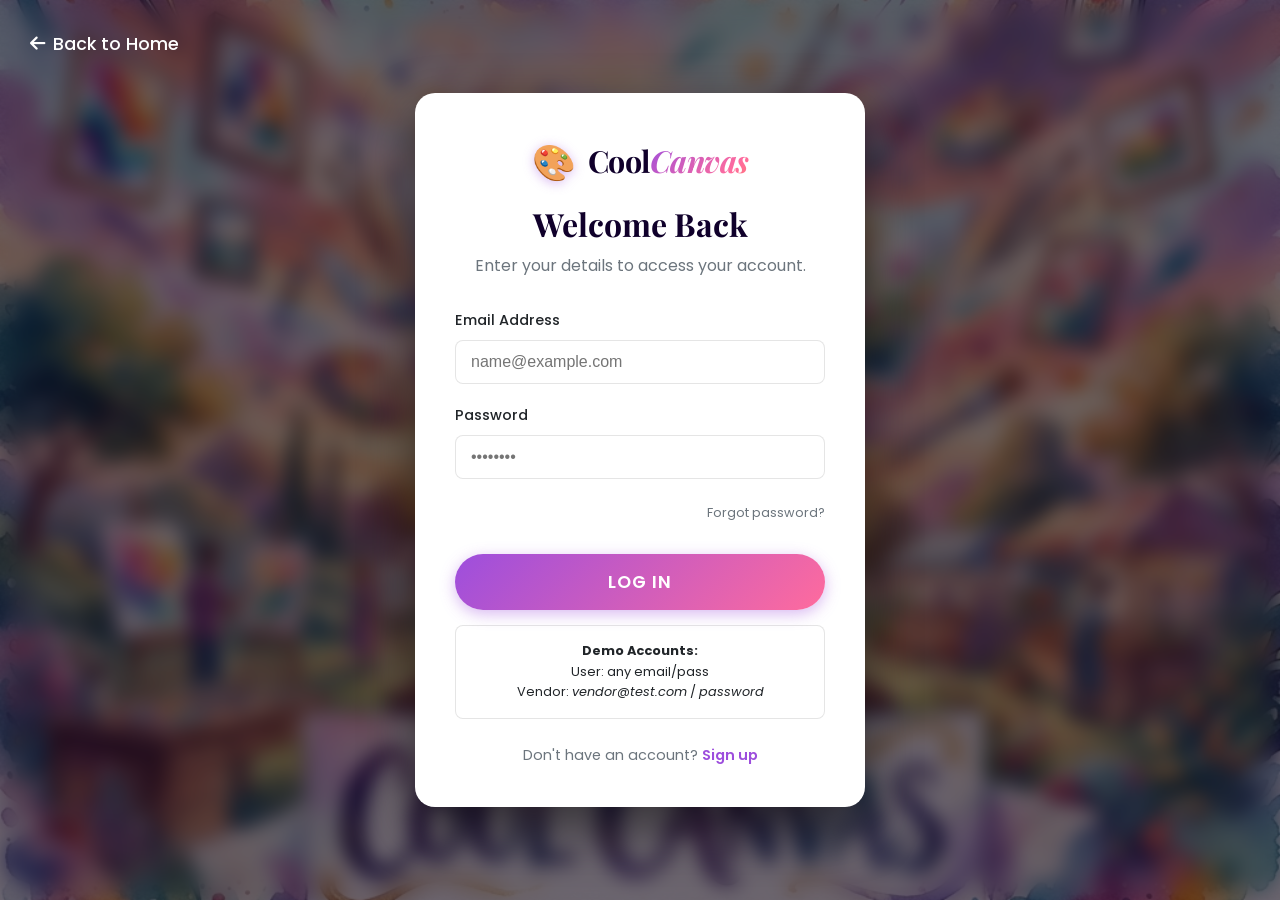
<file: profile.html>
<!DOCTYPE html>
<html lang="en">
<head>
  <meta charset="UTF-8"/>
  <meta name="viewport" content="width=device-width, initial-scale=1.0"/>
  <title>My Profile – Cool Canvas</title>
  <link rel="stylesheet" href="css/style.css"/>
  <link href="https://fonts.googleapis.com/css2?family=Playfair+Display:ital,wght@0,400;0,700;1,400&family=Poppins:wght@300;400;500;600&display=swap" rel="stylesheet"/>
  <link rel="stylesheet" href="https://cdnjs.cloudflare.com/ajax/libs/font-awesome/6.5.0/css/all.min.css"/>
  <style>
    .profile-page { padding: 120px 20px 60px; max-width: 800px; margin: 0 auto; }
    .profile-header { display: flex; align-items: center; gap: 30px; margin-bottom: 40px; background: var(--surface); padding: 30px; border-radius: var(--radius); box-shadow: var(--shadow); border: 1px solid var(--border); }
    .profile-avatar { width: 100px; height: 100px; border-radius: 50%; background: var(--primary); color: white; display: flex; align-items: center; justify-content: center; font-size: 3rem; }
    .profile-info h1 { font-size: 2rem; margin-bottom: 5px; }
    .profile-info p { color: var(--gray); }
    .role-badge { display: inline-block; padding: 5px 12px; background: rgba(157, 78, 221, 0.1); color: var(--primary); border-radius: 20px; font-size: 0.8rem; font-weight: 600; text-transform: uppercase; margin-top: 10px; }
    
    .profile-form { background: var(--surface); padding: 30px; border-radius: var(--radius); box-shadow: var(--shadow); border: 1px solid var(--border); }
    .form-group { margin-bottom: 20px; }
    .form-group label { display: block; margin-bottom: 8px; font-weight: 500; }
    .form-control { width: 100%; padding: 12px; border: 1px solid var(--border); border-radius: 8px; font-family: inherit; font-size: 1rem; background: var(--bg); color: var(--text); }
  </style>
</head>
<body>

<nav class="navbar scrolled" id="navbar">
  <div class="nav-container">
    <a href="index.html" class="logo">
      <span class="logo-icon">🎨</span>
      <span class="logo-text">Cool<span class="logo-accent">Canvas</span></span>
    </a>
    <div class="nav-links" id="navLinks">
      <a href="index.html" class="nav-link">Home</a>
      <a href="shop.html" class="nav-link">Shop</a>
      <a href="about.html" class="nav-link">About</a>
    </div>
    <div class="nav-actions">
      <button class="btn-icon" id="searchToggle" title="Search"><i class="fas fa-search"></i></button>
      <a href="cart.html" class="btn-icon" id="cartBtn" title="Cart">
        <i class="fas fa-shopping-cart"></i>
        <span class="cart-badge" id="cartBadge">0</span>
      </a>
      <button class="btn-icon wishlist-btn" id="wishlistNavBtn" title="Wishlist">
        <i class="fas fa-heart"></i>
        <span class="cart-badge" id="wishlistBadge">0</span>
      </button>
      <div class="user-menu" id="userMenu">
        <button class="btn-icon" id="userMenuBtn"><i class="fas fa-user-circle"></i></button>
        <div class="dropdown" id="userDropdown">
          <div id="guestLinks">
            <a href="login.html"><i class="fas fa-sign-in-alt"></i> Login</a>
            <a href="signup.html"><i class="fas fa-user-plus"></i> Sign Up</a>
            <a href="vendor.html"><i class="fas fa-palette"></i> Sell Your Art</a>
          </div>
          <div id="authLinks" style="display:none">
            <a href="profile.html" class="active"><i class="fas fa-user"></i> My Profile</a>
            <a href="orders.html"><i class="fas fa-box"></i> My Orders</a>
            <a href="vendor.html" id="vendorDashLink" style="display:none"><i class="fas fa-store"></i> Vendor Dashboard</a>
            <a href="#" id="logoutBtn"><i class="fas fa-sign-out-alt"></i> Logout</a>
          </div>
        </div>
      </div>
      <button class="hamburger" id="hamburger"><i class="fas fa-bars"></i></button>
    </div>
  </div>
  <div class="search-bar" id="searchBar">
    <div class="search-inner">
      <input type="text" placeholder="Search paintings, artists, styles…" id="searchInput" autocomplete="off"/>
      <button onclick="doSearch()"><i class="fas fa-search"></i> Search</button>
    </div>
  </div>
</nav>

<div class="profile-page">
  <div class="profile-header">
    <div class="profile-avatar"><i class="fas fa-user"></i></div>
    <div class="profile-info">
      <h1 id="profileName">Loading...</h1>
      <p id="profileEmail">loading@example.com</p>
      <div class="role-badge" id="profileRole">Collector</div>
    </div>
  </div>
  
  <form class="profile-form" onsubmit="updateProfile(event)">
    <h2 style="margin-bottom:20px;">Edit Details</h2>
    <div class="form-group">
      <label>Full Name</label>
      <input type="text" class="form-control" id="editName" required>
    </div>
    <div class="form-group">
      <label>Email Address</label>
      <input type="email" class="form-control" id="editEmail" required disabled>
      <small style="color:var(--gray)">Email cannot be changed</small>
    </div>
    <button type="submit" class="btn-primary" style="margin-top:10px;">Save Changes</button>
  </form>
</div>

<!-- TOAST -->
<div class="toast" id="toast"></div>

<!-- WISHLIST SIDEBAR -->
<div class="wishlist-sidebar" id="wishlistSidebar">
  <div class="sidebar-header">
    <h3>💖 My Wishlist</h3>
    <button onclick="closeWishlist()"><i class="fas fa-times"></i></button>
  </div>
  <div class="sidebar-items" id="wishlistItems"></div>
</div>
<div class="sidebar-overlay" id="sidebarOverlay" onclick="closeWishlist()"></div>

<!-- FOOTER -->
<footer class="footer">
  <div class="container">
    <div class="footer-grid">
      <div class="footer-brand">
        <div class="logo"><span class="logo-icon">🎨</span><span class="logo-text">Cool<span class="logo-accent">Canvas</span></span></div>
        <p>The paradise for painting artists and art enthusiasts. Discover, collect and celebrate original art.</p>
        <div class="social-links">
          <a href="#"><i class="fab fa-instagram"></i></a>
          <a href="#"><i class="fab fa-facebook"></i></a>
          <a href="#"><i class="fab fa-twitter"></i></a>
          <a href="#"><i class="fab fa-pinterest"></i></a>
        </div>
      </div>
      <div class="footer-col">
        <h4>Shop</h4>
        <a href="shop.html?cat=abstract">Abstract Art</a>
        <a href="shop.html?cat=landscape">Landscapes</a>
        <a href="shop.html?cat=portrait">Portraits</a>
        <a href="shop.html?cat=modern">Modern Art</a>
        <a href="shop.html?cat=watercolor">Watercolor</a>
      </div>
      <div class="footer-col">
        <h4>Sell</h4>
        <a href="vendor.html">Become a Vendor</a>
        <a href="vendor.html#how">How it Works</a>
        <a href="#">Artist Guidelines</a>
        <a href="#">Pricing</a>
      </div>
      <div class="footer-col">
        <h4>Help</h4>
        <a href="#">FAQs</a>
        <a href="#">Shipping Info</a>
        <a href="#">Returns</a>
        <a href="#">Contact Us</a>
      </div>
    </div>
    <div class="footer-bottom">
      <p>&copy; 2024 Cool Canvas. All rights reserved.</p>
      <p>Designed with <span style="color: var(--secondary)">♥</span> for Art Lovers</p>
    </div>
  </div>
</footer>

<script src="js/data.js"></script>
<script src="js/cart.js"></script>
<script src="js/auth.js"></script>
<script src="js/app.js"></script>
<script>
  document.addEventListener('DOMContentLoaded', () => {
    const user = JSON.parse(localStorage.getItem('coolcanvas_user'));
    if (!user) {
      window.location.href = 'login.html';
      return;
    }
    
    document.getElementById('profileName').textContent = user.name;
    document.getElementById('profileEmail').textContent = user.email;
    document.getElementById('profileRole').textContent = user.role === 'vendor' ? 'Artist / Vendor' : 'Collector';
    
    document.getElementById('editName').value = user.name;
    document.getElementById('editEmail').value = user.email;
  });
  
  function updateProfile(e) {
    e.preventDefault();
    const newName = document.getElementById('editName').value;
    const user = JSON.parse(localStorage.getItem('coolcanvas_user'));
    user.name = newName;
    localStorage.setItem('coolcanvas_user', JSON.stringify(user));
    
    document.getElementById('profileName').textContent = user.name;
    showToast('Profile updated successfully!');
  }
</script>
</body>
</html>
</file>
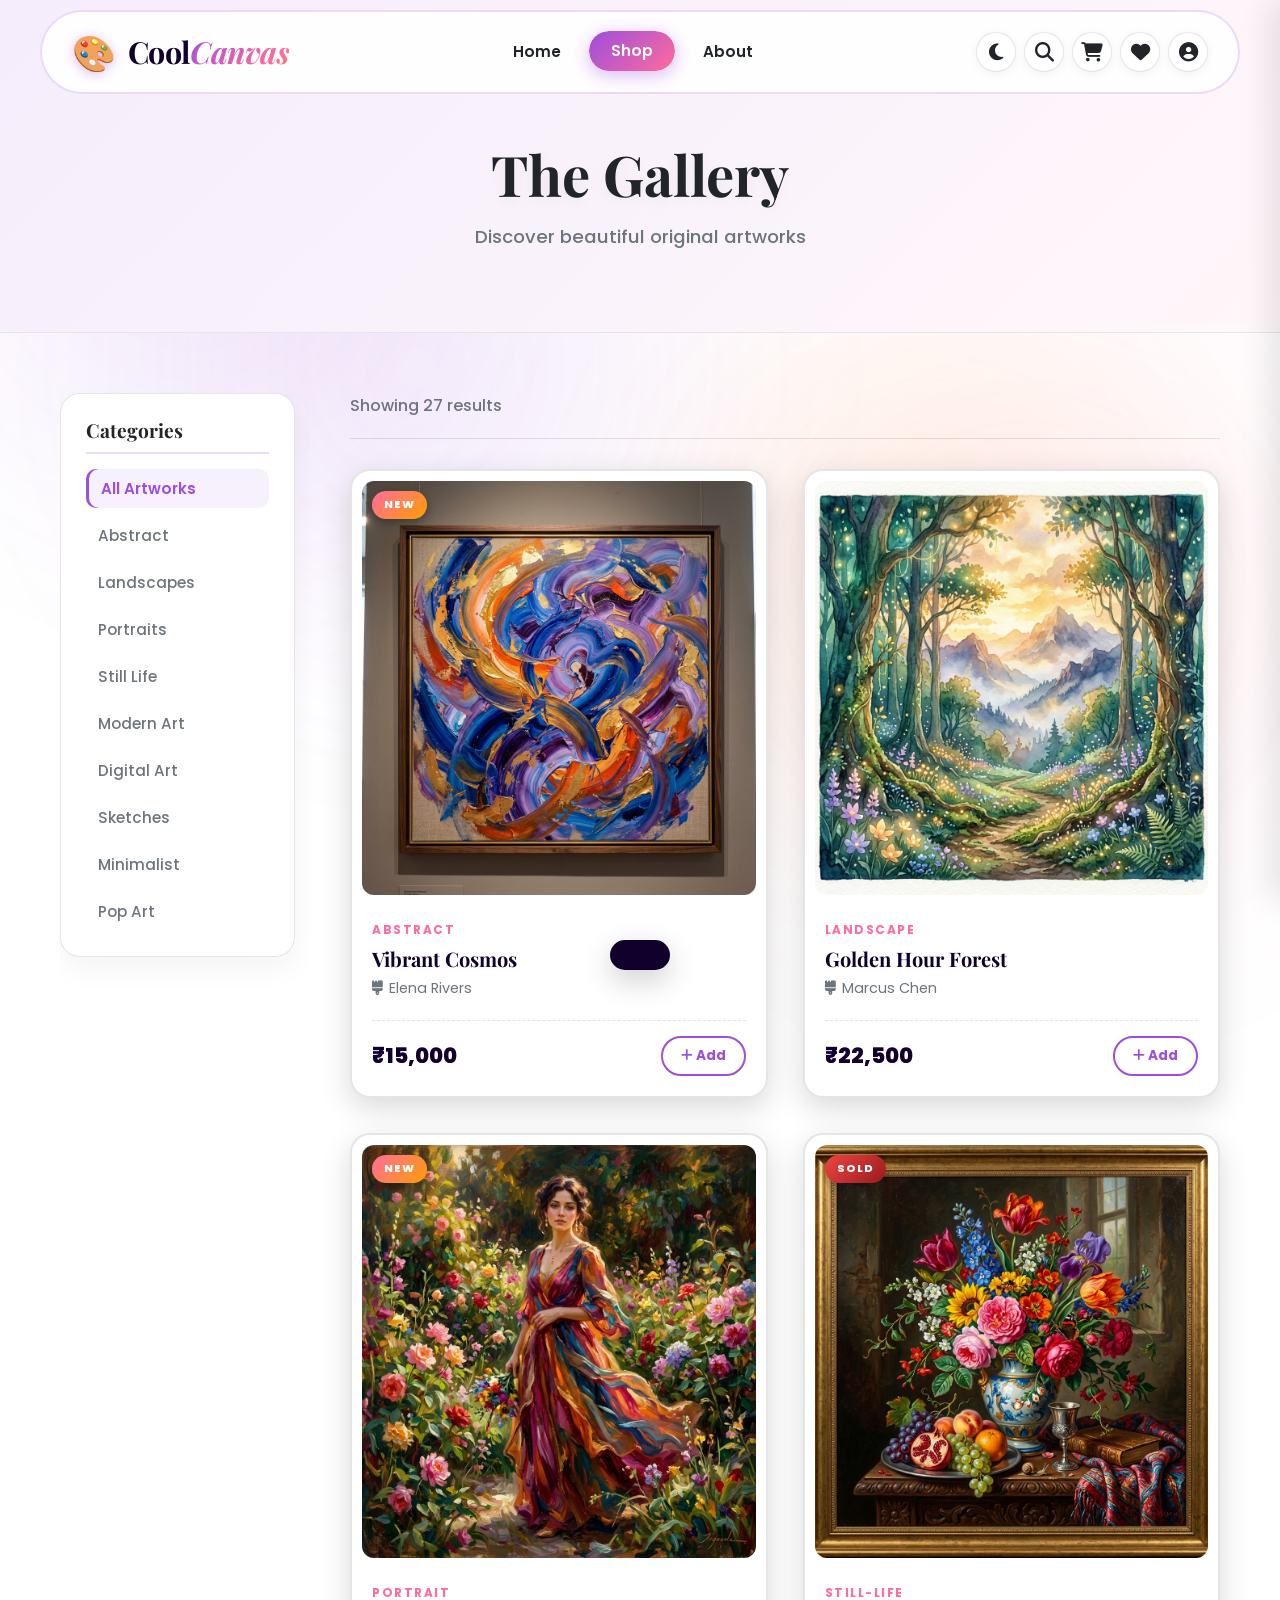
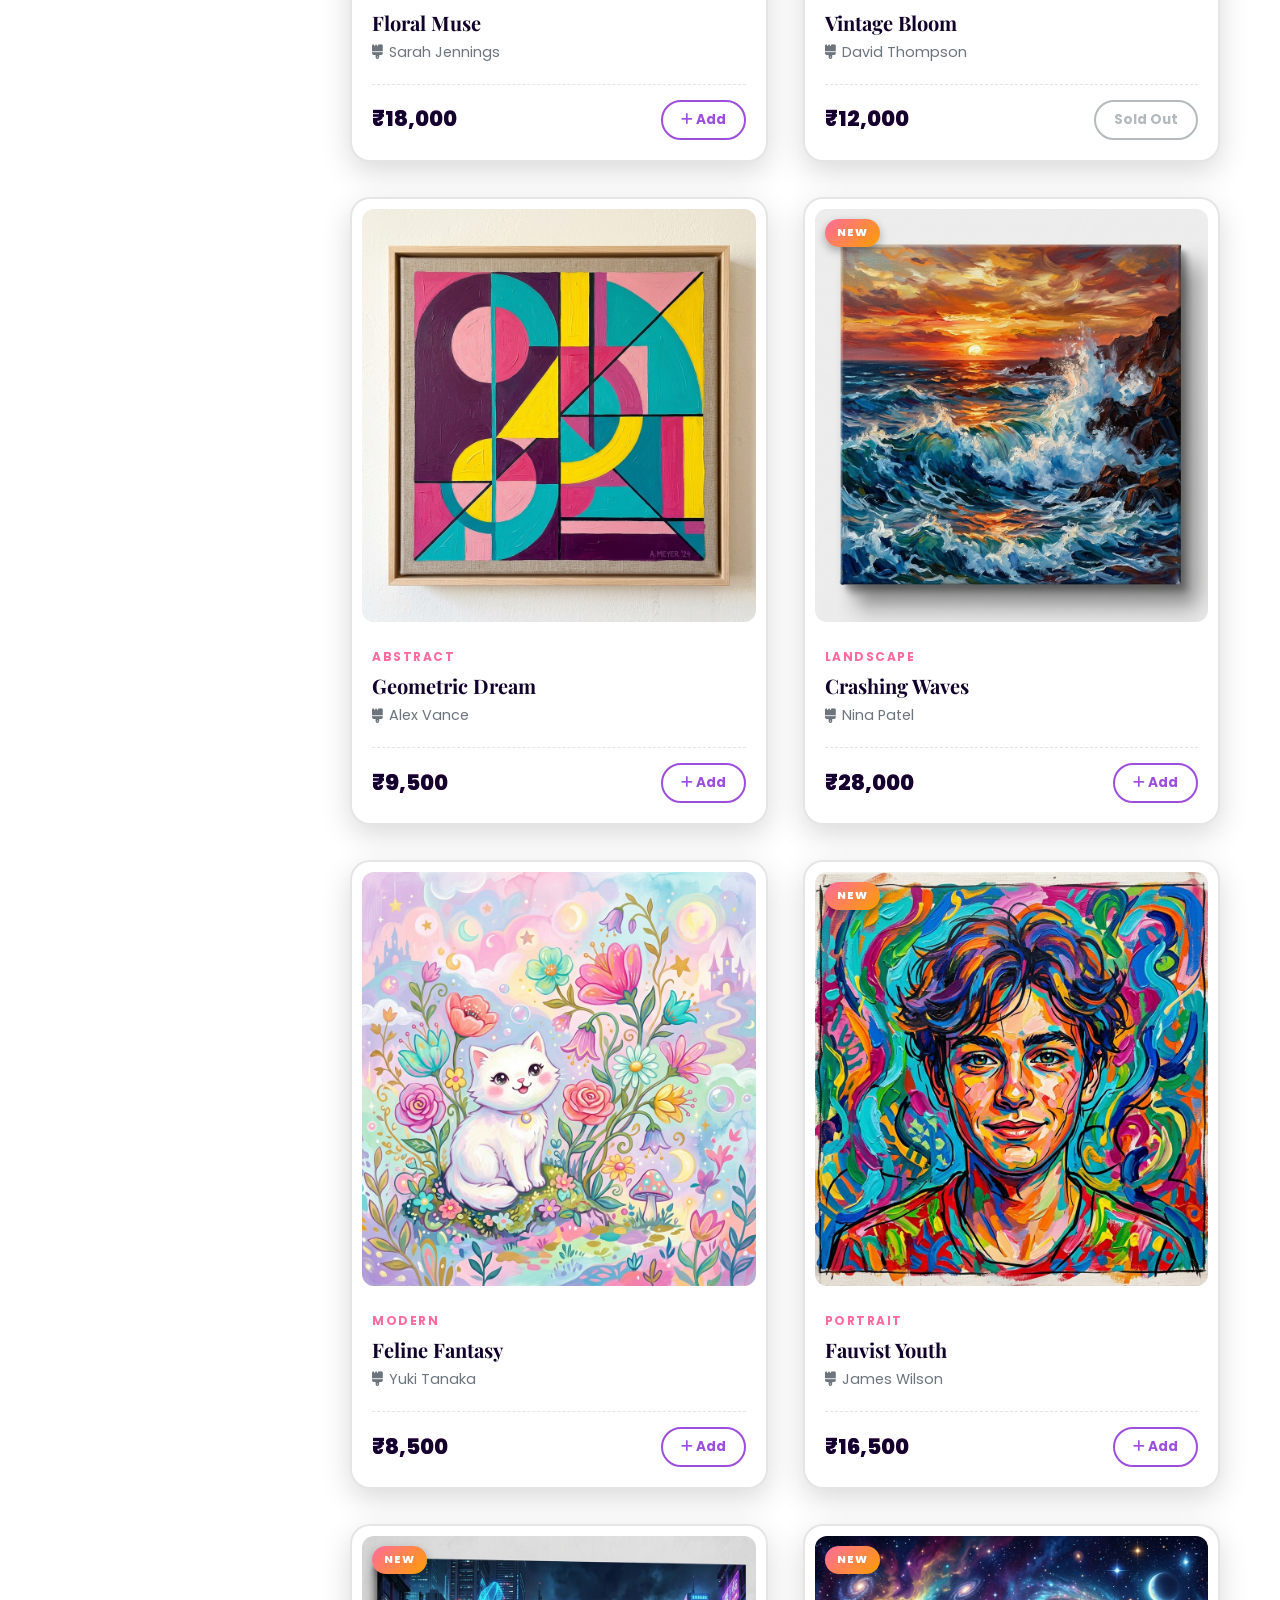
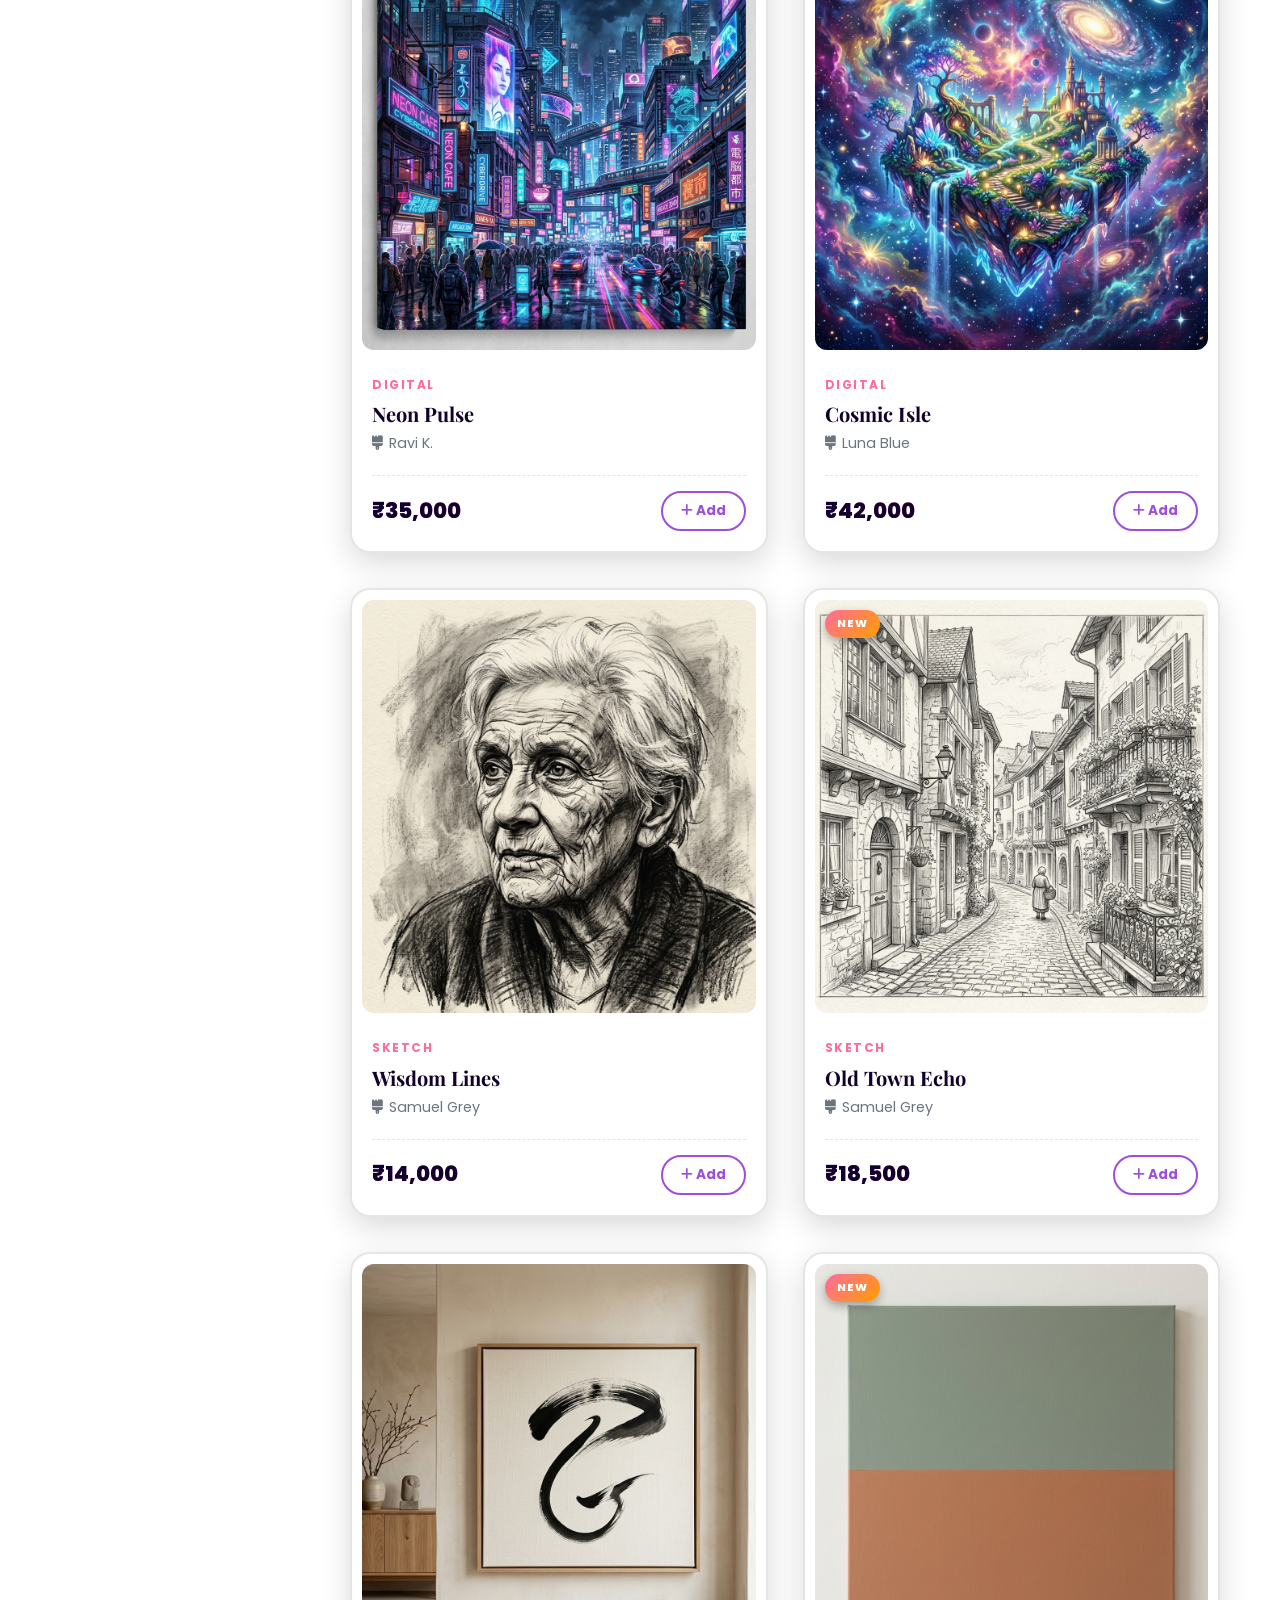
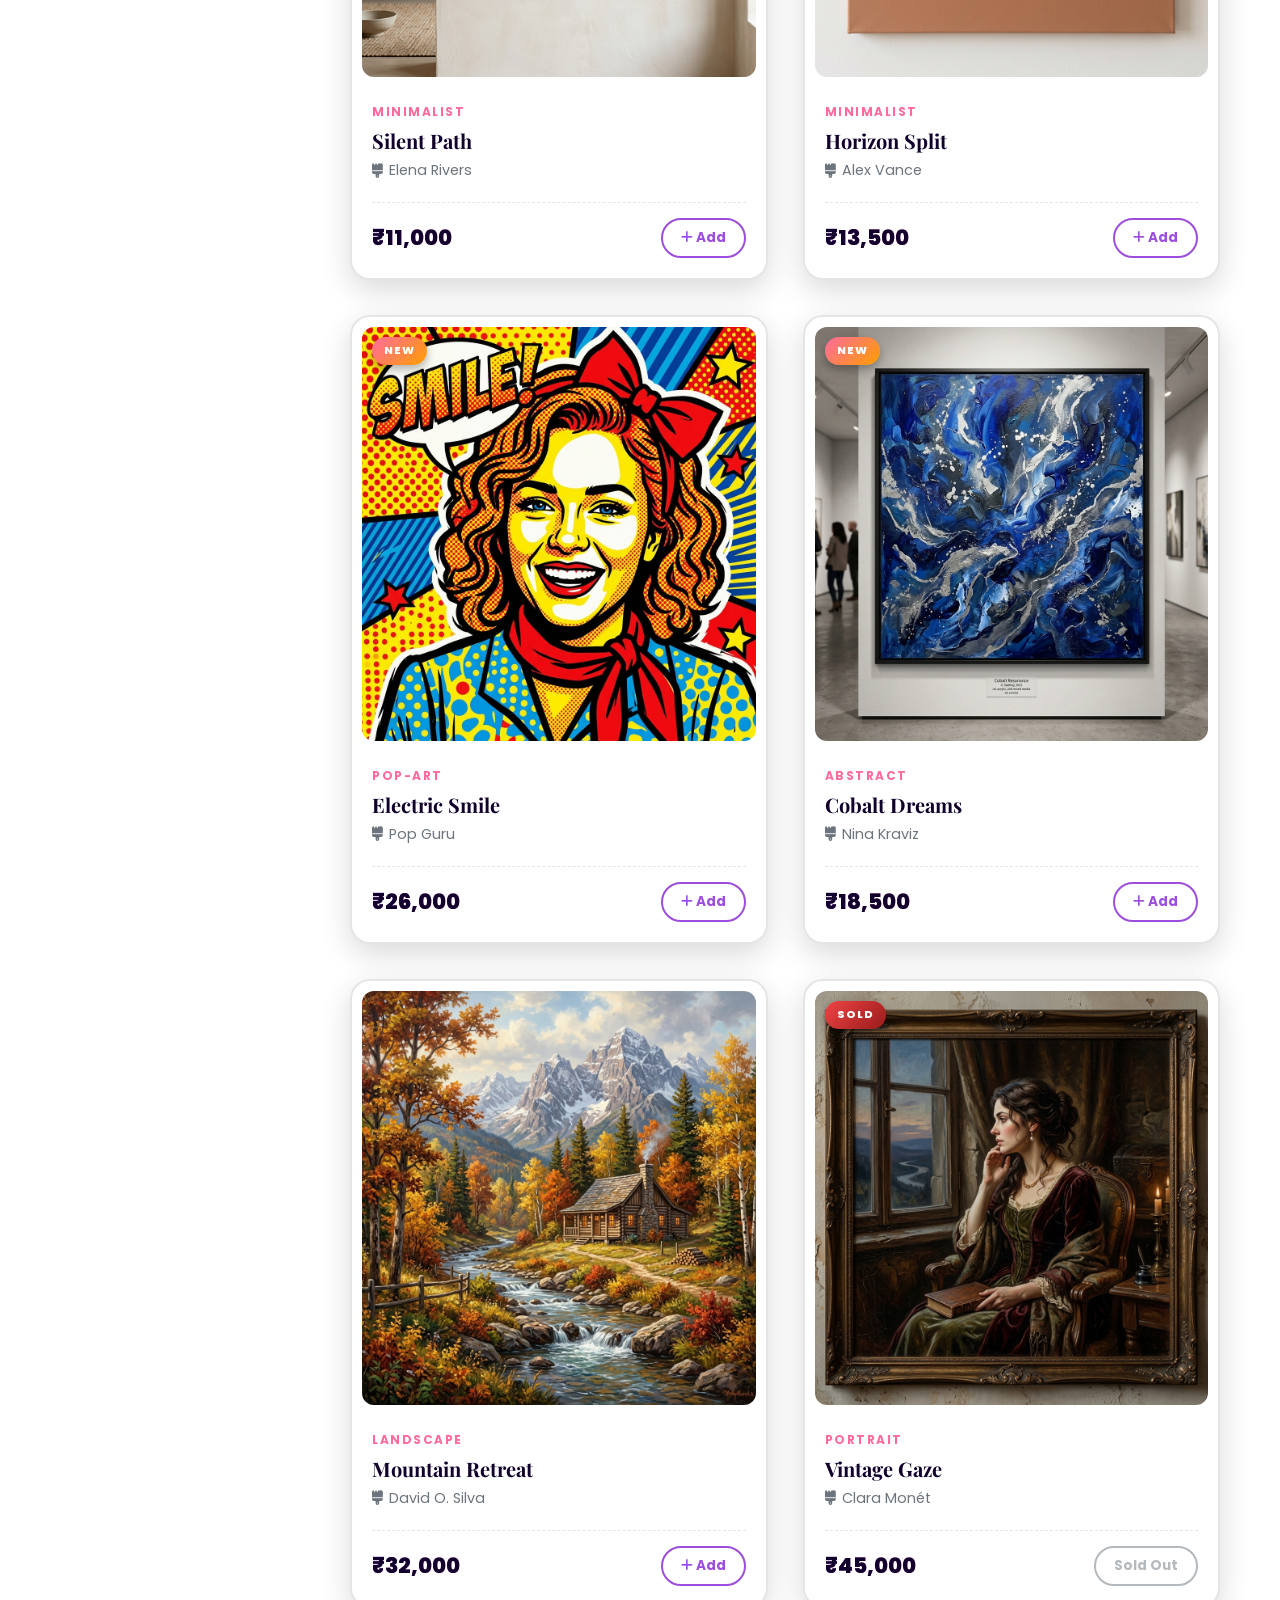
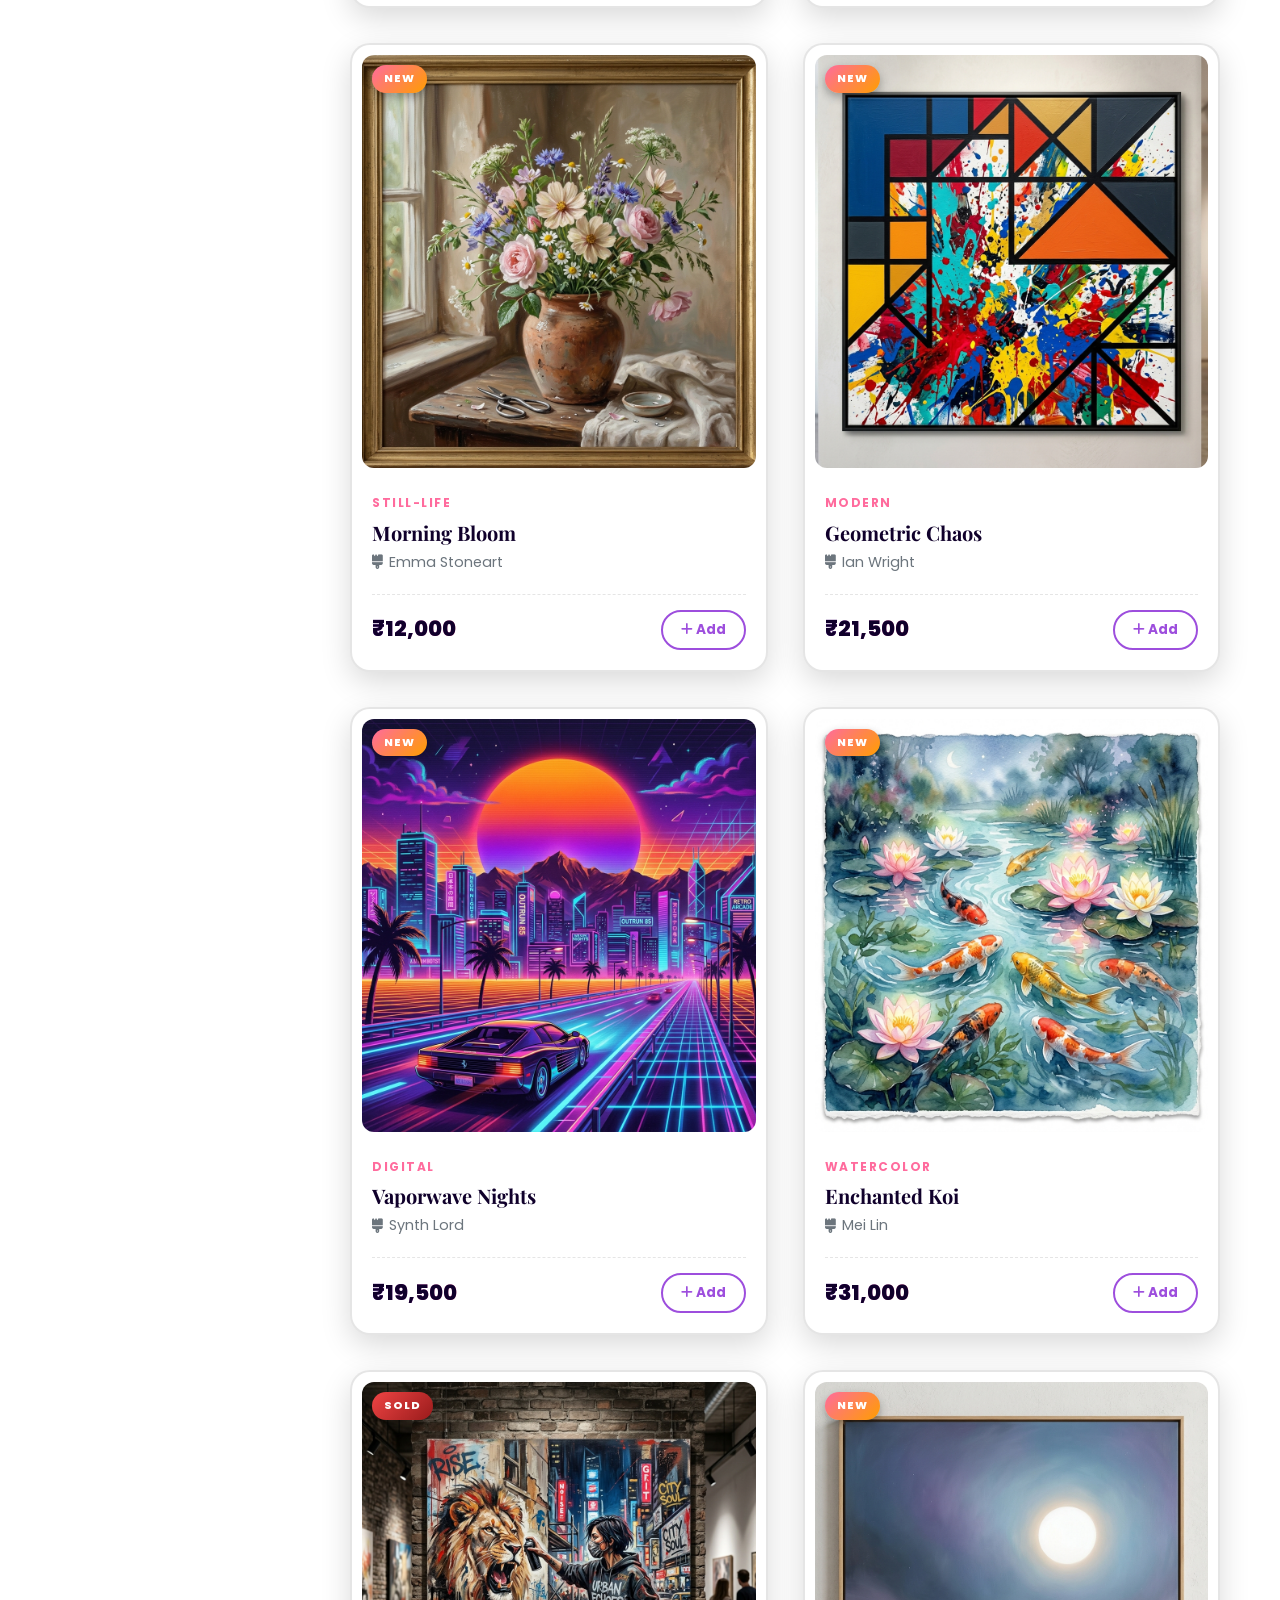
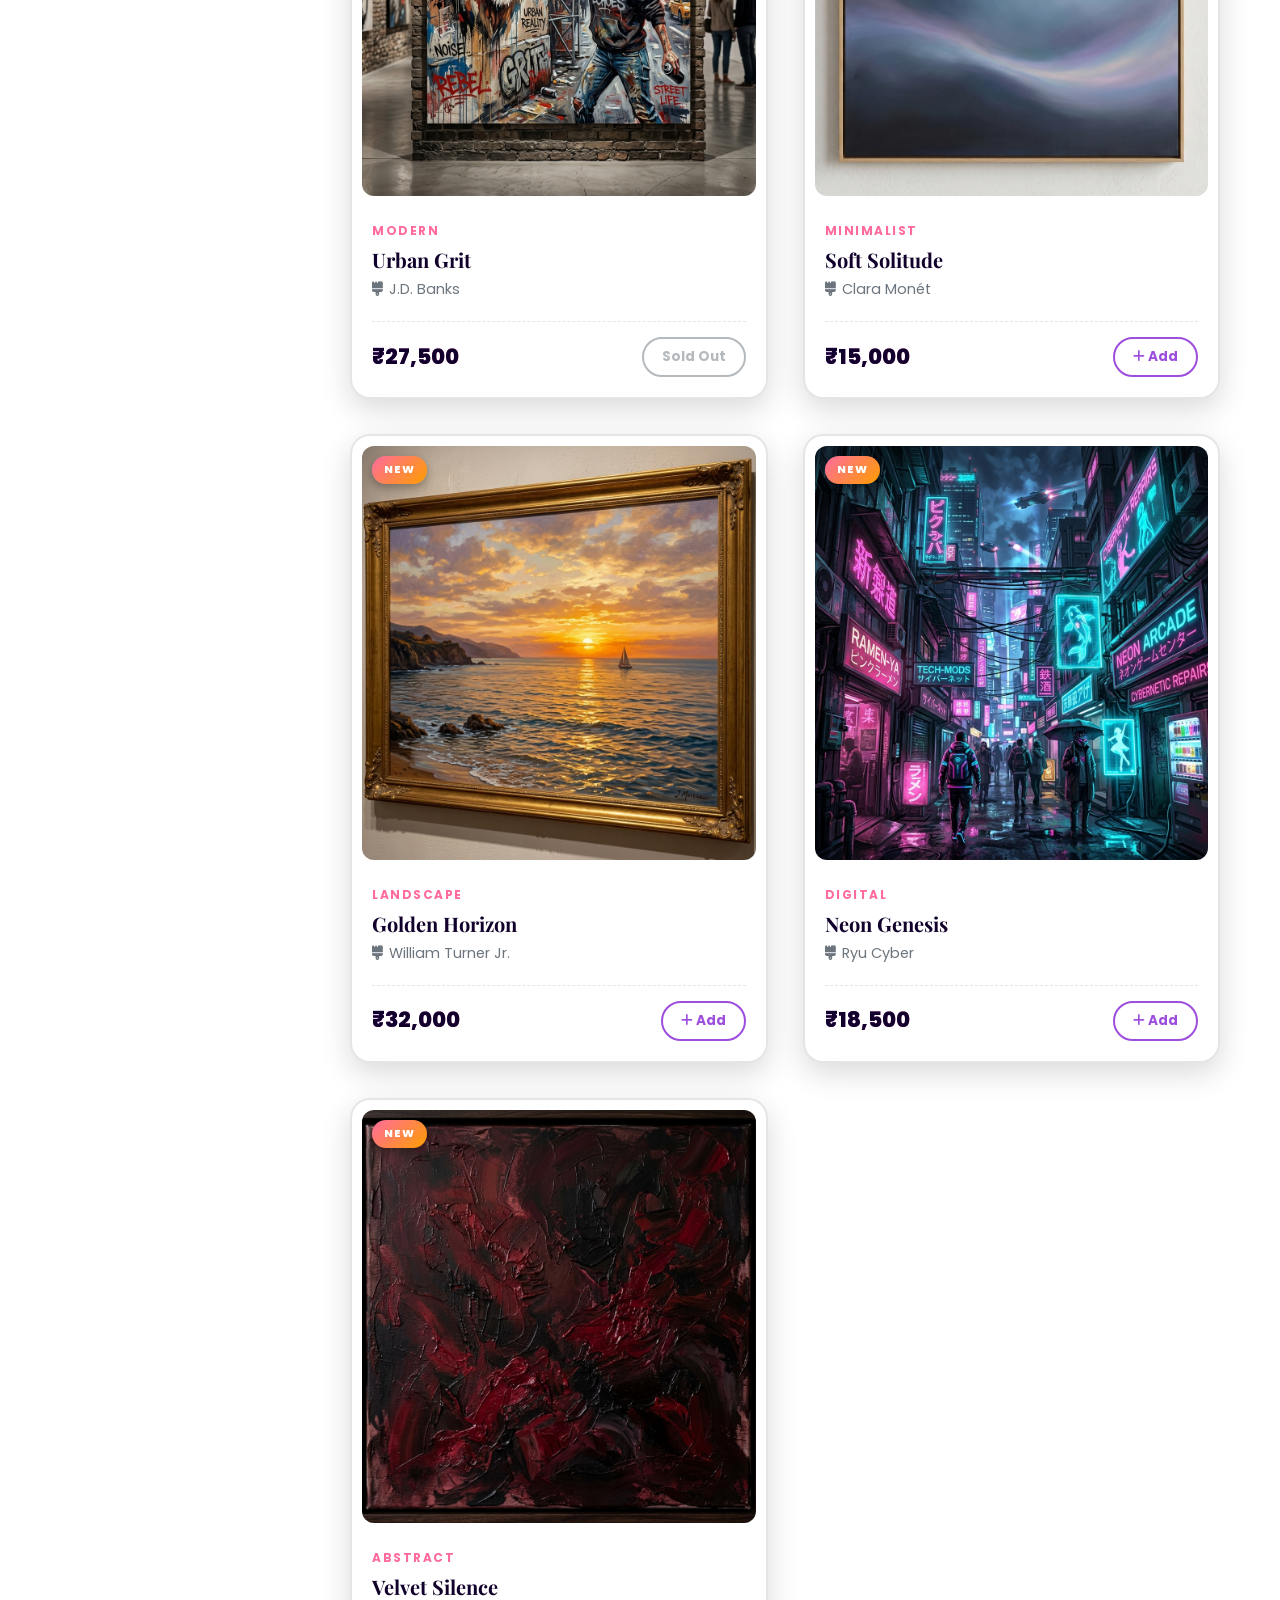
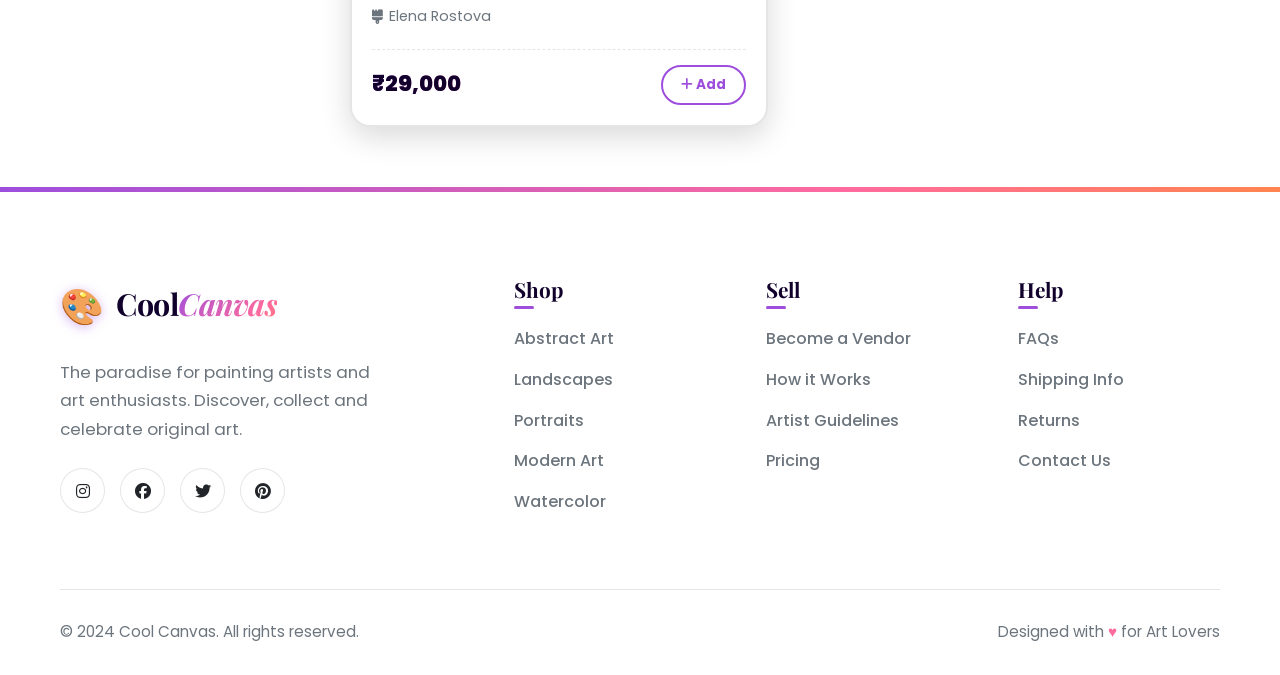
<file: shop.html>
<!DOCTYPE html>
<html lang="en">
<head>
  <meta charset="UTF-8"/>
  <meta name="viewport" content="width=device-width, initial-scale=1.0"/>
  <title>Gallery – Cool Canvas</title>
  <link rel="stylesheet" href="css/style.css"/>
  <link href="https://fonts.googleapis.com/css2?family=Playfair+Display:ital,wght@0,400;0,700;1,400&family=Poppins:wght@300;400;500;600&display=swap" rel="stylesheet"/>
  <link rel="stylesheet" href="https://cdnjs.cloudflare.com/ajax/libs/font-awesome/6.5.0/css/all.min.css"/>
  <style>
    .shop-header { background: var(--surface); padding: 140px 0 80px; text-align: center; color: var(--text); position: relative; border-bottom: 1px solid var(--border); overflow: hidden; }
    .shop-header::before { content: ''; position: absolute; inset: 0; background: linear-gradient(135deg, rgba(157,78,221,0.1), rgba(255,107,157,0.05)); z-index: 0; }
    .shop-header .container { position: relative; z-index: 1; }
    .shop-header h1 { font-size: 3.5rem; color: var(--text); margin-bottom: 15px; text-shadow: 0 4px 15px rgba(0,0,0,0.05); }
    .shop-header p { color: var(--gray); font-size: 1.15rem; font-weight: 500; }
    
    .shop-container { display: flex; gap: 40px; padding: 60px 20px; max-width: 1200px; margin: 0 auto; position: relative; align-items: flex-start; }
    .filters { width: 250px; flex-shrink: 0; position: sticky; top: 100px; max-height: calc(100vh - 120px); overflow-y: auto; padding-right: 15px; }
    /* Artsy Scrollbar for filters */
    .filters::-webkit-scrollbar { width: 6px; }
    .filters::-webkit-scrollbar-track { background: transparent; }
    .filters::-webkit-scrollbar-thumb { background: var(--border); border-radius: 10px; }
    
    .filter-group { margin-bottom: 30px; background: var(--surface); padding: 25px; border-radius: 20px; box-shadow: 0 10px 30px rgba(0,0,0,0.05); border: 1px solid var(--border); }
    .filter-group h3 { font-size: 1.2rem; margin-bottom: 15px; padding-bottom: 10px; border-bottom: 2px solid rgba(157,78,221,0.2); color: var(--text); }
    .filter-list { list-style: none; display: flex; flex-direction: column; gap: 8px; }
    .filter-btn { background: none; border: none; color: var(--gray); font-size: 0.95rem; cursor: pointer; text-align: left; padding: 8px 12px; transition: var(--transition); width: 100%; border-radius: 10px; font-weight: 500; }
    .filter-btn:hover, .filter-btn.active { color: var(--primary); font-weight: 600; background: rgba(157,78,221,0.08); padding-left: 15px; box-shadow: inset 3px 0 0 var(--primary); }
    .shop-main { flex: 1; }
    .shop-toolbar { display: flex; justify-content: space-between; align-items: center; margin-bottom: 30px; padding-bottom: 20px; border-bottom: 1px solid var(--border); }
    .results-count { font-weight: 500; color: var(--gray); }
    
    @media (max-width: 768px) {
      .shop-container { flex-direction: column; }
      .filters { width: 100%; }
      .filter-list { flex-direction: row; flex-wrap: wrap; }
      .filter-btn { width: auto; background: var(--surface); padding: 8px 15px; border-radius: 20px; border: 1px solid var(--border); }
      .filter-btn.active { background: var(--primary); color: white; }
    }
  </style>
</head>
<body>

<nav class="navbar scrolled" id="navbar">
  <div class="nav-container">
    <a href="index.html" class="logo">
      <span class="logo-icon">🎨</span>
      <span class="logo-text">Cool<span class="logo-accent">Canvas</span></span>
    </a>
    <div class="nav-links" id="navLinks">
      <a href="index.html" class="nav-link">Home</a>
      <a href="shop.html" class="nav-link">Shop</a>
      <a href="about.html" class="nav-link">About</a>
    </div>
    <div class="nav-actions">
      <button class="btn-icon" id="searchToggle" title="Search"><i class="fas fa-search"></i></button>
      <a href="cart.html" class="btn-icon" id="cartBtn" title="Cart">
        <i class="fas fa-shopping-cart"></i>
        <span class="cart-badge" id="cartBadge">0</span>
      </a>
      <button class="btn-icon wishlist-btn" id="wishlistNavBtn" title="Wishlist">
        <i class="fas fa-heart"></i>
        <span class="cart-badge" id="wishlistBadge">0</span>
      </button>
      <div class="user-menu" id="userMenu">
        <button class="btn-icon" id="userMenuBtn"><i class="fas fa-user-circle"></i></button>
        <div class="dropdown" id="userDropdown">
          <div id="guestLinks">
            <a href="login.html"><i class="fas fa-sign-in-alt"></i> Login</a>
            <a href="signup.html"><i class="fas fa-user-plus"></i> Sign Up</a>
            <a href="vendor.html"><i class="fas fa-palette"></i> Sell Your Art</a>
          </div>
          <div id="authLinks" style="display:none">
            <a href="profile.html"><i class="fas fa-user"></i> My Profile</a>
            <a href="orders.html"><i class="fas fa-box"></i> My Orders</a>
            <a href="vendor.html" id="vendorDashLink" style="display:none"><i class="fas fa-store"></i> Vendor Dashboard</a>
            <a href="#" id="logoutBtn"><i class="fas fa-sign-out-alt"></i> Logout</a>
          </div>
        </div>
      </div>
      <button class="hamburger" id="hamburger"><i class="fas fa-bars"></i></button>
    </div>
  </div>
  <!-- Search Bar -->
  <div class="search-bar" id="searchBar">
    <div class="search-inner">
      <input type="text" placeholder="Search paintings, artists, styles…" id="searchInput" autocomplete="off"/>
      <button onclick="doSearch()"><i class="fas fa-search"></i> Search</button>
    </div>
  </div>
</nav>

<header class="shop-header">
  <div class="container">
    <h1 id="shopTitle">The Gallery</h1>
    <p>Discover beautiful original artworks</p>
  </div>
</header>

<div class="shop-container">
  <aside class="filters">
    <div class="filter-group">
      <h3>Categories</h3>
      <ul class="filter-list" id="catFilter">
        <li><button class="filter-btn active" data-cat="all">All Artworks</button></li>
        <li><button class="filter-btn" data-cat="abstract">Abstract</button></li>
        <li><button class="filter-btn" data-cat="landscape">Landscapes</button></li>
        <li><button class="filter-btn" data-cat="portrait">Portraits</button></li>
        <li><button class="filter-btn" data-cat="still-life">Still Life</button></li>
        <li><button class="filter-btn" data-cat="modern">Modern Art</button></li>
        <li><button class="filter-btn" data-cat="digital">Digital Art</button></li>
        <li><button class="filter-btn" data-cat="sketch">Sketches</button></li>
        <li><button class="filter-btn" data-cat="minimalist">Minimalist</button></li>
        <li><button class="filter-btn" data-cat="pop-art">Pop Art</button></li>
      </ul>
    </div>
  </aside>
  
  <main class="shop-main">
    <div class="shop-toolbar">
      <div class="results-count" id="resultsCount">Loading...</div>
    </div>
    <div class="products-grid" id="shopGrid"></div>
  </main>
</div>

<!-- TOAST -->
<div class="toast" id="toast"></div>

<!-- WISHLIST SIDEBAR -->
<div class="wishlist-sidebar" id="wishlistSidebar">
  <div class="sidebar-header">
    <h3>💖 My Wishlist</h3>
    <button onclick="closeWishlist()"><i class="fas fa-times"></i></button>
  </div>
  <div class="sidebar-items" id="wishlistItems"></div>
</div>
<div class="sidebar-overlay" id="sidebarOverlay" onclick="closeWishlist()"></div>

<!-- FOOTER -->
<footer class="footer">
  <div class="container">
    <div class="footer-grid">
      <div class="footer-brand">
        <div class="logo"><span class="logo-icon">🎨</span><span class="logo-text">Cool<span class="logo-accent">Canvas</span></span></div>
        <p>The paradise for painting artists and art enthusiasts. Discover, collect and celebrate original art.</p>
        <div class="social-links">
          <a href="#"><i class="fab fa-instagram"></i></a>
          <a href="#"><i class="fab fa-facebook"></i></a>
          <a href="#"><i class="fab fa-twitter"></i></a>
          <a href="#"><i class="fab fa-pinterest"></i></a>
        </div>
      </div>
      <div class="footer-col">
        <h4>Shop</h4>
        <a href="shop.html?cat=abstract">Abstract Art</a>
        <a href="shop.html?cat=landscape">Landscapes</a>
        <a href="shop.html?cat=portrait">Portraits</a>
        <a href="shop.html?cat=modern">Modern Art</a>
        <a href="shop.html?cat=watercolor">Watercolor</a>
      </div>
      <div class="footer-col">
        <h4>Sell</h4>
        <a href="vendor.html">Become a Vendor</a>
        <a href="vendor.html#how">How it Works</a>
        <a href="#">Artist Guidelines</a>
        <a href="#">Pricing</a>
      </div>
      <div class="footer-col">
        <h4>Help</h4>
        <a href="#">FAQs</a>
        <a href="#">Shipping Info</a>
        <a href="#">Returns</a>
        <a href="#">Contact Us</a>
      </div>
    </div>
    <div class="footer-bottom">
      <p>&copy; 2024 Cool Canvas. All rights reserved.</p>
      <p>Designed with <span style="color: var(--secondary)">♥</span> for Art Lovers</p>
    </div>
  </div>
</footer>

<script src="js/data.js"></script>
<script src="js/cart.js"></script>
<script src="js/auth.js"></script>
<script src="js/app.js"></script>
<script>
  document.addEventListener('DOMContentLoaded', () => {
    const urlParams = new URLSearchParams(window.location.search);
    const cat = urlParams.get('cat');
    const search = urlParams.get('search');
    
    let currentProducts = getProducts();
    
    if (search) {
      currentProducts = searchProducts(search);
      document.getElementById('shopTitle').textContent = `Search: "${search}"`;
      document.querySelectorAll('.filter-btn').forEach(b => b.classList.remove('active'));
    } else if (cat) {
      currentProducts = getProductsByCategory(cat);
      document.querySelectorAll('.filter-btn').forEach(btn => {
        btn.classList.toggle('active', btn.dataset.cat === cat);
      });
      document.getElementById('shopTitle').textContent = cat.charAt(0).toUpperCase() + cat.slice(1) + ' Art';
    }
    
    function renderShop() {
      document.getElementById('resultsCount').textContent = `Showing ${currentProducts.length} results`;
      renderProductGrid('shopGrid', currentProducts);
    }
    
    renderShop();
    
    // Filter click events
    document.querySelectorAll('.filter-btn').forEach(btn => {
      btn.addEventListener('click', (e) => {
        document.querySelectorAll('.filter-btn').forEach(b => b.classList.remove('active'));
        e.target.classList.add('active');
        const c = e.target.dataset.cat;
        
        window.history.pushState({}, '', c === 'all' ? 'shop.html' : `shop.html?cat=${c}`);
        
        document.getElementById('shopTitle').textContent = c === 'all' ? 'The Gallery' : c.charAt(0).toUpperCase() + c.slice(1) + ' Art';
        currentProducts = getProductsByCategory(c);
        renderShop();
      });
    });
  });
</script>
</body>
</html>
</file>
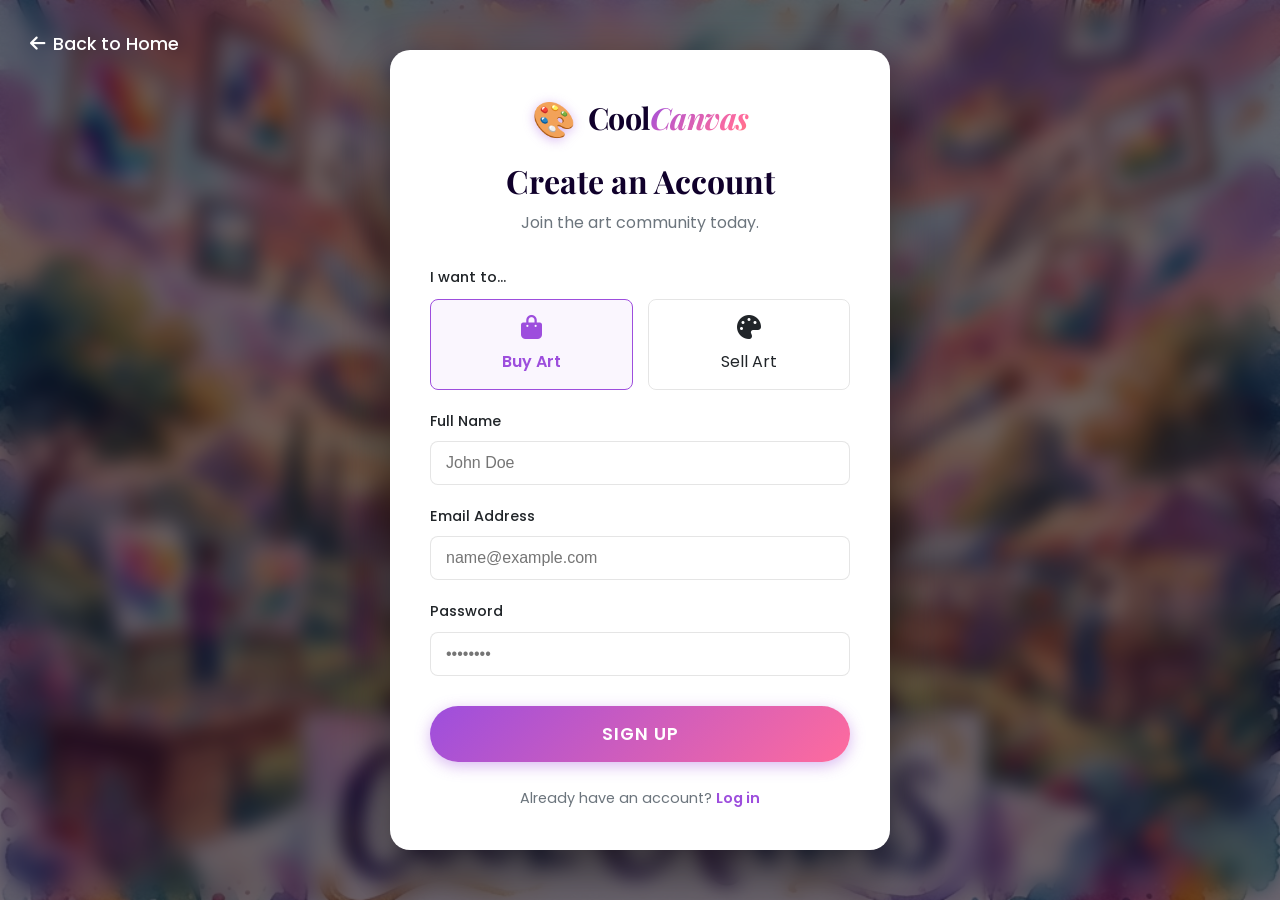
<file: signup.html>
<!DOCTYPE html>
<html lang="en">
<head>
  <meta charset="UTF-8"/>
  <meta name="viewport" content="width=device-width, initial-scale=1.0"/>
  <title>Sign Up – Cool Canvas</title>
  <link rel="stylesheet" href="css/style.css"/>
  <link href="https://fonts.googleapis.com/css2?family=Playfair+Display:ital,wght@0,400;0,700;1,400&family=Poppins:wght@300;400;500;600&display=swap" rel="stylesheet"/>
  <link rel="stylesheet" href="https://cdnjs.cloudflare.com/ajax/libs/font-awesome/6.5.0/css/all.min.css"/>
  <style>
    .auth-page { min-height: 100vh; display: flex; align-items: center; justify-content: center; background: url('images/hero_banner.png') center/cover; position: relative; padding: 50px 20px; }
    .auth-overlay { position: absolute; top:0; left:0; width:100%; height:100%; background: rgba(10,0,21,0.6); backdrop-filter: blur(10px); }
    .auth-box { position: relative; z-index: 1; background: var(--surface); padding: 40px; border-radius: 20px; box-shadow: 0 20px 50px rgba(0,0,0,0.5); width: 100%; max-width: 500px; }
    .auth-header { text-align: center; margin-bottom: 30px; }
    .auth-header h1 { font-size: 2rem; margin-bottom: 10px; }
    .auth-header p { color: var(--gray); }
    .auth-form .form-group { margin-bottom: 20px; }
    .auth-form label { display: block; margin-bottom: 8px; font-weight: 500; font-size: 0.9rem; }
    .auth-form input, .auth-form select { width: 100%; padding: 12px 15px; border: 1px solid var(--border); border-radius: 8px; font-size: 1rem; background: var(--bg); color: var(--text); outline: none; transition: var(--transition); }
    .auth-form input:focus, .auth-form select:focus { border-color: var(--primary); box-shadow: 0 0 0 3px rgba(157, 78, 221, 0.1); }
    .auth-btn { width: 100%; padding: 15px; font-size: 1.1rem; margin-top: 10px; }
    .auth-footer { margin-top: 25px; text-align: center; font-size: 0.9rem; color: var(--gray); }
    .auth-footer a { color: var(--primary); font-weight: 600; }
    .back-home { position: absolute; top: 30px; left: 30px; z-index: 2; color: white; font-size: 1.1rem; display: flex; align-items: center; gap: 8px; text-decoration: none; font-weight: 500; }
    .back-home:hover { transform: translateX(-5px); }
    .role-select { display: flex; gap: 15px; margin-bottom: 20px; }
    .role-option { flex: 1; border: 1px solid var(--border); padding: 15px; border-radius: 8px; text-align: center; cursor: pointer; transition: var(--transition); }
    .role-option.active { border-color: var(--primary); background: rgba(157, 78, 221, 0.05); color: var(--primary); font-weight: 600; }
    .role-option i { font-size: 1.5rem; margin-bottom: 10px; display: block; }
  </style>
</head>
<body>

<a href="index.html" class="back-home"><i class="fas fa-arrow-left"></i> Back to Home</a>

<div class="auth-page">
  <div class="auth-overlay"></div>
  <div class="auth-box">
    <div class="auth-header">
      <div class="logo" style="justify-content:center; margin-bottom:15px;">
        <span class="logo-icon">🎨</span>
        <span class="logo-text">Cool<span class="logo-accent">Canvas</span></span>
      </div>
      <h1>Create an Account</h1>
      <p>Join the art community today.</p>
    </div>
    
    <form class="auth-form" id="signupForm">
      <label style="margin-bottom:10px;">I want to...</label>
      <div class="role-select">
        <div class="role-option active" data-role="user" onclick="setRole('user')">
          <i class="fas fa-shopping-bag"></i>
          Buy Art
        </div>
        <div class="role-option" data-role="vendor" onclick="setRole('vendor')">
          <i class="fas fa-palette"></i>
          Sell Art
        </div>
      </div>
      <input type="hidden" id="role" value="user"/>
      
      <div class="form-group">
        <label for="name">Full Name</label>
        <input type="text" id="name" required placeholder="John Doe"/>
      </div>
      <div class="form-group">
        <label for="email">Email Address</label>
        <input type="email" id="email" required placeholder="name@example.com"/>
      </div>
      <div class="form-group">
        <label for="password">Password</label>
        <input type="password" id="password" required placeholder="••••••••" minlength="6"/>
      </div>
      
      <button type="submit" class="btn-primary auth-btn">Sign Up</button>
    </form>
    
    <div class="auth-footer">
      Already have an account? <a href="login.html">Log in</a>
    </div>
  </div>
</div>

<div class="toast" id="toast"></div>

<script src="js/auth.js"></script>
<script src="js/app.js"></script>
<script>
  function setRole(role) {
    document.getElementById('role').value = role;
    document.querySelectorAll('.role-option').forEach(el => el.classList.remove('active'));
    document.querySelector(`.role-option[data-role="${role}"]`).classList.add('active');
  }

  document.getElementById('signupForm').addEventListener('submit', (e) => {
    e.preventDefault();
    const name = document.getElementById('name').value;
    const email = document.getElementById('email').value;
    const pass = document.getElementById('password').value;
    const role = document.getElementById('role').value;
    
    if (signup(name, email, pass, role)) {
      showToast('Account created successfully!');
      setTimeout(() => { window.location.href = role === 'vendor' ? 'vendor.html' : 'index.html'; }, 1000);
    }
  });
</script>
</body>
</html>
</file>
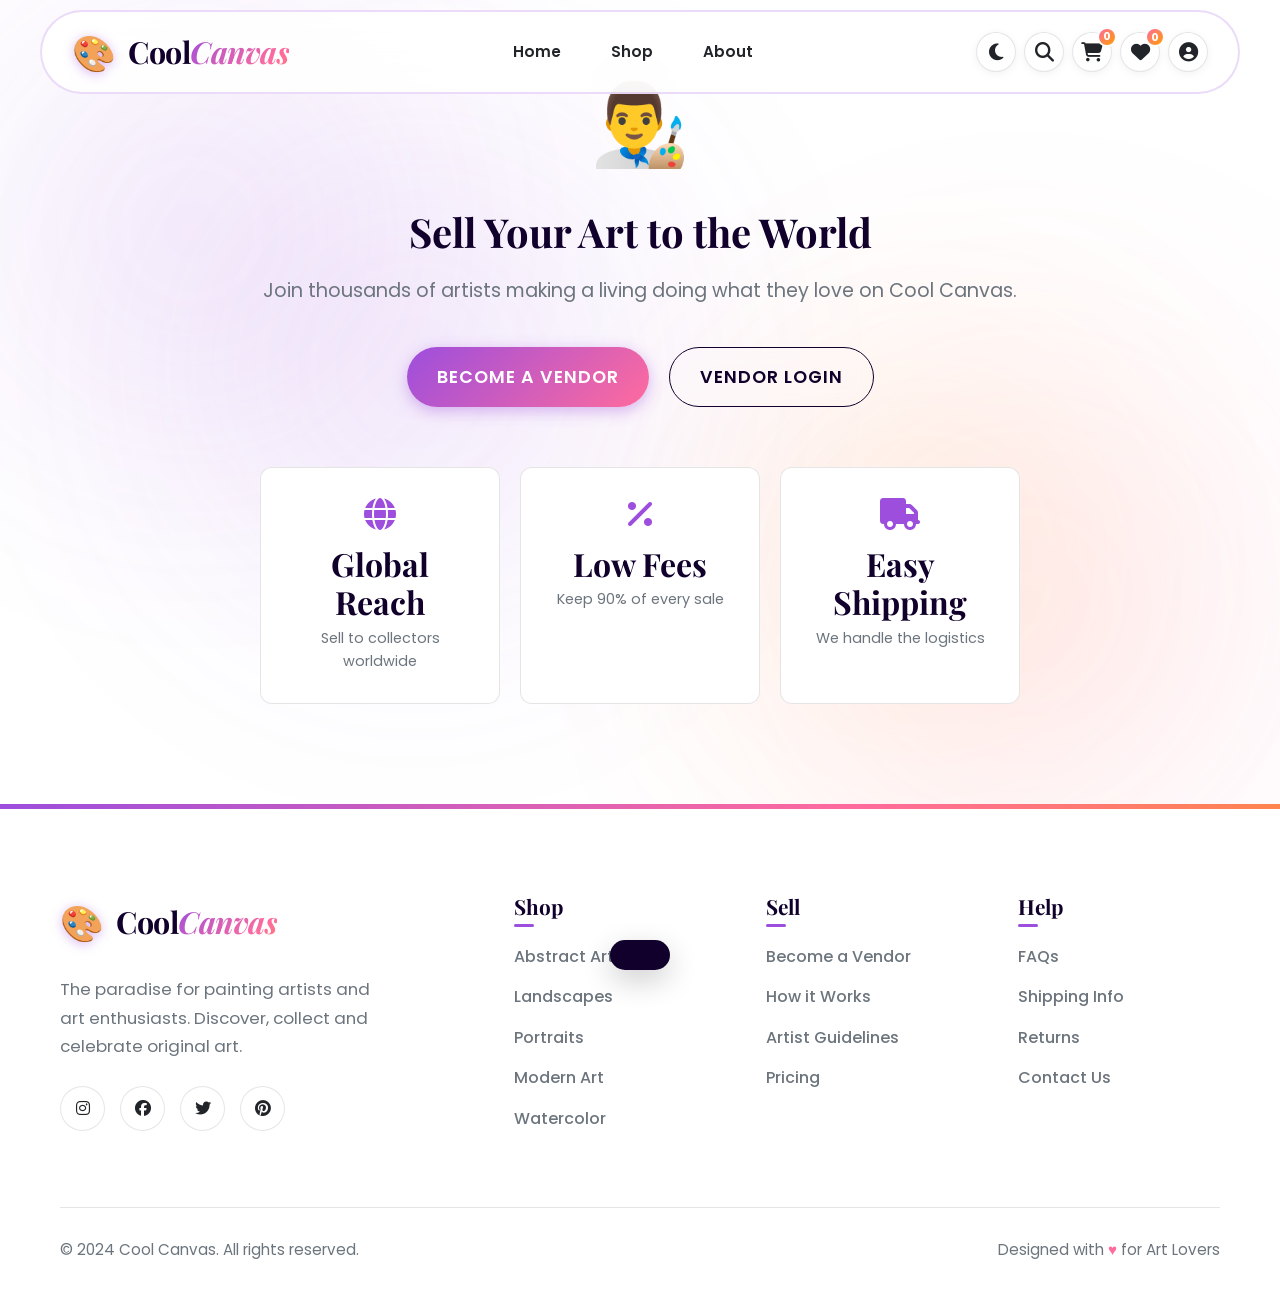
<file: vendor.html>
<!DOCTYPE html>
<html lang="en">
<head>
  <meta charset="UTF-8"/>
  <meta name="viewport" content="width=device-width, initial-scale=1.0"/>
  <title>Vendor Dashboard – Cool Canvas</title>
  <link rel="stylesheet" href="css/style.css"/>
  <link href="https://fonts.googleapis.com/css2?family=Playfair+Display:ital,wght@0,400;0,700;1,400&family=Poppins:wght@300;400;500;600&display=swap" rel="stylesheet"/>
  <link rel="stylesheet" href="https://cdnjs.cloudflare.com/ajax/libs/font-awesome/6.5.0/css/all.min.css"/>
  <style>
    .vendor-header { background: linear-gradient(135deg, var(--primary), var(--secondary)); padding: 100px 0 60px; color: white; text-align: center; }
    .vendor-header h1 { font-size: 3rem; color: white; margin-bottom: 10px; }
    .dashboard-nav { display: flex; gap: 20px; justify-content: center; margin-top: 30px; }
    .dash-btn { background: rgba(255,255,255,0.2); color: white; border: none; padding: 10px 20px; border-radius: 20px; cursor: pointer; font-weight: 500; transition: var(--transition); }
    .dash-btn.active, .dash-btn:hover { background: white; color: var(--primary); }
    
    .dashboard-content { max-width: 1200px; margin: 50px auto; padding: 0 20px; min-height: 400px; }
    .dash-section { display: none; }
    .dash-section.active { display: block; animation: fadeIn 0.5s; }
    @keyframes fadeIn { from { opacity: 0; transform: translateY(10px); } to { opacity: 1; transform: translateY(0); } }
    
    .stats-grid { display: grid; grid-template-columns: repeat(auto-fit, minmax(200px, 1fr)); gap: 20px; margin-bottom: 40px; }
    .stat-card { background: var(--surface); padding: 30px; border-radius: var(--radius); box-shadow: var(--shadow); border: 1px solid var(--border); text-align: center; }
    .stat-card i { font-size: 2rem; color: var(--primary); margin-bottom: 15px; }
    .stat-card h3 { font-size: 2rem; margin-bottom: 5px; }
    .stat-card p { color: var(--gray); font-size: 0.9rem; text-transform: uppercase; }
    
    .upload-area { border: 2px dashed var(--border); border-radius: var(--radius); padding: 50px 20px; text-align: center; background: var(--surface); transition: var(--transition); cursor: pointer; margin-bottom: 30px; }
    .upload-area:hover { border-color: var(--primary); background: rgba(157, 78, 221, 0.05); }
    .upload-area i { font-size: 3rem; color: var(--gray); margin-bottom: 15px; }
    
    .form-group { margin-bottom: 20px; }
    .form-group label { display: block; margin-bottom: 8px; font-weight: 500; }
    .form-control { width: 100%; padding: 12px; border: 1px solid var(--border); border-radius: 8px; font-family: inherit; font-size: 1rem; background: var(--bg); color: var(--text); }
    
    .table { width: 100%; border-collapse: collapse; background: var(--surface); box-shadow: var(--shadow); border-radius: var(--radius); overflow: hidden; }
    .table th, .table td { padding: 15px; text-align: left; border-bottom: 1px solid var(--border); }
    .table th { background: var(--bg); font-weight: 600; color: var(--gray); text-transform: uppercase; font-size: 0.85rem; }
    .product-cell { display: flex; align-items: center; gap: 15px; }
    .product-cell img { width: 50px; height: 50px; border-radius: 5px; object-fit: cover; }
    .status-badge { padding: 5px 10px; border-radius: 20px; font-size: 0.8rem; font-weight: 600; }
    .status-active { background: #dcfce7; color: #166534; }
    .status-sold { background: #fee2e2; color: #991b1b; }
    
    .promo-section { text-align: center; padding: 60px 20px; max-width: 800px; margin: 0 auto; }
  </style>
</head>
<body>

<nav class="navbar scrolled" id="navbar">
  <div class="nav-container">
    <a href="index.html" class="logo">
      <span class="logo-icon">🎨</span>
      <span class="logo-text">Cool<span class="logo-accent">Canvas</span></span>
    </a>
    <div class="nav-links" id="navLinks">
      <a href="index.html" class="nav-link">Home</a>
      <a href="shop.html" class="nav-link">Shop</a>
      <a href="about.html" class="nav-link">About</a>
    </div>
    <div class="nav-actions">
      <button class="btn-icon" id="searchToggle" title="Search"><i class="fas fa-search"></i></button>
      <a href="cart.html" class="btn-icon" id="cartBtn" title="Cart">
        <i class="fas fa-shopping-cart"></i>
        <span class="cart-badge" id="cartBadge">0</span>
      </a>
      <button class="btn-icon wishlist-btn" id="wishlistNavBtn" title="Wishlist">
        <i class="fas fa-heart"></i>
        <span class="cart-badge" id="wishlistBadge">0</span>
      </button>
      <div class="user-menu" id="userMenu">
        <button class="btn-icon" id="userMenuBtn"><i class="fas fa-user-circle"></i></button>
        <div class="dropdown" id="userDropdown">
          <div id="guestLinks">
            <a href="login.html"><i class="fas fa-sign-in-alt"></i> Login</a>
            <a href="signup.html"><i class="fas fa-user-plus"></i> Sign Up</a>
            <a href="vendor.html"><i class="fas fa-palette"></i> Sell Your Art</a>
          </div>
          <div id="authLinks" style="display:none">
            <a href="profile.html"><i class="fas fa-user"></i> My Profile</a>
            <a href="orders.html"><i class="fas fa-box"></i> My Orders</a>
            <a href="vendor.html" id="vendorDashLink" style="display:none"><i class="fas fa-store"></i> Vendor Dashboard</a>
            <a href="#" id="logoutBtn"><i class="fas fa-sign-out-alt"></i> Logout</a>
          </div>
        </div>
      </div>
      <button class="hamburger" id="hamburger"><i class="fas fa-bars"></i></button>
    </div>
  </div>
  <!-- Search Bar -->
  <div class="search-bar" id="searchBar">
    <div class="search-inner">
      <input type="text" placeholder="Search paintings, artists, styles…" id="searchInput" autocomplete="off"/>
      <button onclick="doSearch()"><i class="fas fa-search"></i> Search</button>
    </div>
  </div>
</nav>

<div id="vendorView" style="display:none;">
  <header class="vendor-header">
    <div class="container">
      <h1>Artist Studio</h1>
      <p id="vendorGreeting">Manage your artworks and sales</p>
      <div class="dashboard-nav">
        <button class="dash-btn active" onclick="switchTab('overview')">Overview</button>
        <button class="dash-btn" onclick="switchTab('add')">Add Artwork</button>
        <button class="dash-btn" onclick="switchTab('manage')">Manage Listings</button>
      </div>
    </div>
  </header>

  <div class="dashboard-content">
    <!-- Overview Tab -->
    <div id="overview" class="dash-section active">
      <div class="stats-grid">
        <div class="stat-card">
          <i class="fas fa-money-bill-wave"></i>
          <h3>₹45,500</h3>
          <p>Total Revenue</p>
        </div>
        <div class="stat-card">
          <i class="fas fa-paint-brush"></i>
          <h3>12</h3>
          <p>Active Listings</p>
        </div>
        <div class="stat-card">
          <i class="fas fa-shopping-bag"></i>
          <h3>3</h3>
          <p>Artworks Sold</p>
        </div>
        <div class="stat-card">
          <i class="fas fa-eye"></i>
          <h3>1,240</h3>
          <p>Profile Views</p>
        </div>
      </div>
      
      <h2>Recent Sales</h2>
      <table class="table" style="margin-top:20px;">
        <thead>
          <tr>
            <th>Artwork</th>
            <th>Date</th>
            <th>Price</th>
            <th>Status</th>
          </tr>
        </thead>
        <tbody>
          <tr>
            <td>
              <div class="product-cell">
                <img src="images/painting_still_life1.png" alt="Art">
                <span>Vintage Bloom</span>
              </div>
            </td>
            <td>Oct 15, 2026</td>
            <td>₹12,000</td>
            <td><span class="status-badge status-sold">Shipped</span></td>
          </tr>
        </tbody>
      </table>
    </div>
    
    <!-- Add Artwork Tab -->
    <div id="add" class="dash-section">
      <div style="max-width: 600px; margin: 0 auto; background: var(--surface); padding: 30px; border-radius: var(--radius); box-shadow: var(--shadow);">
        <h2 style="margin-bottom:20px;">List a New Artwork</h2>
        <form onsubmit="handleUpload(event)">
          <div class="upload-area">
            <i class="fas fa-cloud-upload-alt"></i>
            <h3>Click or drag image to upload</h3>
            <p style="color:var(--gray); font-size:0.9rem; margin-top:10px;">High resolution JPG or PNG (max 10MB)</p>
          </div>
          
          <div class="form-group">
            <label>Title of Artwork</label>
            <input type="text" class="form-control" required placeholder="e.g. Sunset Dreams">
          </div>
          
          <div style="display:flex; gap:20px;">
            <div class="form-group" style="flex:1;">
              <label>Price (₹)</label>
              <input type="number" class="form-control" required placeholder="0">
            </div>
            <div class="form-group" style="flex:1;">
              <label>Category</label>
              <select class="form-control" required>
                <option value="abstract">Abstract</option>
                <option value="landscape">Landscape</option>
                <option value="portrait">Portrait</option>
                <option value="modern">Modern Art</option>
              </select>
            </div>
          </div>
          
          <div class="form-group">
            <label>Description</label>
            <textarea class="form-control" rows="4" required placeholder="Tell the story behind this piece..."></textarea>
          </div>
          
          <button type="submit" class="btn-primary" style="width:100%; padding:15px; font-size:1.1rem;">Publish Artwork</button>
        </form>
      </div>
    </div>
    
    <!-- Manage Listings Tab -->
    <div id="manage" class="dash-section">
      <h2>Your Gallery</h2>
      <table class="table" style="margin-top:20px;">
        <thead>
          <tr>
            <th>Artwork</th>
            <th>Category</th>
            <th>Price</th>
            <th>Status</th>
            <th>Actions</th>
          </tr>
        </thead>
        <tbody id="vendorListings">
          <!-- Populated by JS -->
        </tbody>
      </table>
    </div>
  </div>
</div>

<div id="promoView" style="display:none;" class="promo-section">
  <div style="font-size:5rem; margin-bottom:20px;">👨‍🎨</div>
  <h1 style="font-size:2.5rem; margin-bottom:20px; font-family:var(--font-head);">Sell Your Art to the World</h1>
  <p style="font-size:1.2rem; color:var(--gray); margin-bottom:40px;">Join thousands of artists making a living doing what they love on Cool Canvas.</p>
  <div style="display:flex; justify-content:center; gap:20px;">
    <a href="signup.html" class="btn-primary" style="padding:15px 30px; font-size:1.1rem;">Become a Vendor</a>
    <a href="login.html" class="btn-ghost" style="padding:15px 30px; font-size:1.1rem; color:var(--dark) !important; border-color:var(--dark);">Vendor Login</a>
  </div>
  
  <div class="stats-grid" style="margin-top:60px;">
    <div class="stat-card" style="box-shadow:none;">
      <i class="fas fa-globe"></i>
      <h3>Global Reach</h3>
      <p style="text-transform:none;">Sell to collectors worldwide</p>
    </div>
    <div class="stat-card" style="box-shadow:none;">
      <i class="fas fa-percentage"></i>
      <h3>Low Fees</h3>
      <p style="text-transform:none;">Keep 90% of every sale</p>
    </div>
    <div class="stat-card" style="box-shadow:none;">
      <i class="fas fa-truck"></i>
      <h3>Easy Shipping</h3>
      <p style="text-transform:none;">We handle the logistics</p>
    </div>
  </div>
</div>

<div class="toast" id="toast"></div>

<!-- FOOTER -->
<footer class="footer">
  <div class="container">
    <div class="footer-grid">
      <div class="footer-brand">
        <div class="logo"><span class="logo-icon">🎨</span><span class="logo-text">Cool<span class="logo-accent">Canvas</span></span></div>
        <p>The paradise for painting artists and art enthusiasts. Discover, collect and celebrate original art.</p>
        <div class="social-links">
          <a href="#"><i class="fab fa-instagram"></i></a>
          <a href="#"><i class="fab fa-facebook"></i></a>
          <a href="#"><i class="fab fa-twitter"></i></a>
          <a href="#"><i class="fab fa-pinterest"></i></a>
        </div>
      </div>
      <div class="footer-col">
        <h4>Shop</h4>
        <a href="shop.html?cat=abstract">Abstract Art</a>
        <a href="shop.html?cat=landscape">Landscapes</a>
        <a href="shop.html?cat=portrait">Portraits</a>
        <a href="shop.html?cat=modern">Modern Art</a>
        <a href="shop.html?cat=watercolor">Watercolor</a>
      </div>
      <div class="footer-col">
        <h4>Sell</h4>
        <a href="vendor.html">Become a Vendor</a>
        <a href="vendor.html#how">How it Works</a>
        <a href="#">Artist Guidelines</a>
        <a href="#">Pricing</a>
      </div>
      <div class="footer-col">
        <h4>Help</h4>
        <a href="#">FAQs</a>
        <a href="#">Shipping Info</a>
        <a href="#">Returns</a>
        <a href="#">Contact Us</a>
      </div>
    </div>
    <div class="footer-bottom">
      <p>&copy; 2024 Cool Canvas. All rights reserved.</p>
      <p>Designed with <span style="color: var(--secondary)">♥</span> for Art Lovers</p>
    </div>
  </div>
</footer>

<script src="js/data.js"></script>
<script src="js/auth.js"></script>
<script src="js/app.js"></script>
<script>
  function switchTab(tabId) {
    document.querySelectorAll('.dash-section').forEach(el => el.classList.remove('active'));
    document.querySelectorAll('.dash-btn').forEach(el => el.classList.remove('active'));
    
    document.getElementById(tabId).classList.add('active');
    event.currentTarget.classList.add('active');
  }
  
  function handleUpload(e) {
    e.preventDefault();
    showToast('Artwork published successfully! 🎉');
    e.target.reset();
    setTimeout(() => switchTab('manage'), 1000);
  }

  document.addEventListener('DOMContentLoaded', () => {
    const user = JSON.parse(localStorage.getItem('coolcanvas_user'));
    
    if (user && user.role === 'vendor') {
      document.getElementById('vendorView').style.display = 'block';
      document.getElementById('vendorGreeting').textContent = `Welcome back, ${user.name}!`;
      
      // Populate listings
      const myProducts = getProducts().slice(0, 3); // fake it
      const tbody = document.getElementById('vendorListings');
      tbody.innerHTML = myProducts.map(p => `
        <tr>
          <td>
            <div class="product-cell">
              <img src="${p.image}" alt="${p.title}">
              <span style="font-weight:500">${p.title}</span>
            </div>
          </td>
          <td><span style="text-transform:capitalize">${p.category}</span></td>
          <td>${formatPrice(p.price)}</td>
          <td><span class="status-badge ${p.isSold ? 'status-sold' : 'status-active'}">${p.isSold ? 'Sold' : 'Active'}</span></td>
          <td>
            <button class="action-btn" style="width:30px;height:30px;display:inline-flex;margin-right:5px;"><i class="fas fa-pen" style="font-size:0.8rem;"></i></button>
            <button class="action-btn" style="width:30px;height:30px;display:inline-flex;color:red;"><i class="fas fa-trash" style="font-size:0.8rem;"></i></button>
          </td>
        </tr>
      `).join('');
      
    } else {
      document.getElementById('promoView').style.display = 'block';
    }
  });
</script>
</body>
</html>
</file>
<file: css/style.css>
/* variables */
:root {
  --primary: #9d4edd;
  --secondary: #ff6b9d;
  --accent: #ff9e00;
  --dark: #10002b;
  --light: #f8f9fa;
  --gray: #6c757d;
  --bg: #ffffff;
  --surface: #ffffff;
  --text: #212529;
  --border: rgba(0,0,0,0.1);
  --shadow: 0 10px 30px rgba(0,0,0,0.08);
  --radius: 12px;
  --transition: all 0.3s cubic-bezier(0.25, 0.8, 0.25, 1);
  --font-head: 'Playfair Display', serif;
  --font-body: 'Poppins', sans-serif;
  --hero-overlay: linear-gradient(to bottom, rgba(255, 255, 255, 0.6) 0%, rgba(255, 255, 255, 0) 100%);
  --hero-text: var(--dark);
  --hero-stroke: var(--dark);
  --glass-bg: rgba(255,255,255,0.8);
  --glass-border: rgba(0,0,0,0.1);
  --blob-op: 0.15;
}

[data-theme="dark"] {
  --primary: #c77dff;
  --secondary: #ff8fab;
  --accent: #ffd166;
  --dark: #f8f9fa;
  --light: #10002b;
  --gray: #adb5bd;
  --bg: #0a0015;
  --surface: #1a0033;
  --text: #f8f9fa;
  --border: rgba(255,255,255,0.1);
  --shadow: 0 10px 30px rgba(0,0,0,0.3);
  --hero-overlay: linear-gradient(to bottom, rgba(10, 0, 21, 0.8) 0%, rgba(10, 0, 21, 0) 100%);
  --hero-text: white;
  --hero-stroke: white;
  --glass-bg: rgba(0,0,0,0.5);
  --glass-border: rgba(255,255,255,0.1);
  --blob-op: 0.25;
}

/* Base */
* { margin: 0; padding: 0; box-sizing: border-box; }
body { 
  font-family: var(--font-body); color: var(--text); background: var(--bg); line-height: 1.6; overflow-x: hidden; position: relative; z-index: 0; min-height: 100vh;
}
/* Artsy Floating Background Blobs */
.bg-blob { position: fixed; border-radius: 50%; filter: blur(120px); z-index: -1; pointer-events: none; opacity: var(--blob-op); transition: opacity 0.5s ease; }
.blob-1 { top: -10%; left: -10%; width: 50vw; height: 50vw; background: radial-gradient(circle, var(--primary), transparent 70%); animation: floatBlob 18s infinite alternate ease-in-out; }
.blob-2 { bottom: -10%; right: -10%; width: 60vw; height: 60vw; background: radial-gradient(circle, var(--secondary), transparent 70%); animation: floatBlob2 20s infinite alternate ease-in-out; }
.blob-3 { top: 30%; left: 50%; width: 45vw; height: 45vw; background: radial-gradient(circle, var(--accent), transparent 70%); animation: floatBlob3 15s infinite alternate ease-in-out; }
.blob-4 { bottom: 20%; right: 40%; width: 55vw; height: 55vw; background: radial-gradient(circle, var(--primary), transparent 70%); animation: floatBlob4 22s infinite alternate ease-in-out; }

@keyframes floatBlob { 0% { transform: translate(0, 0) scale(1) rotate(0deg); } 100% { transform: translate(20%, 30%) scale(1.3) rotate(20deg); } }
@keyframes floatBlob2 { 0% { transform: translate(0, 0) scale(1) rotate(0deg); } 100% { transform: translate(-20%, -30%) scale(1.2) rotate(-15deg); } }
@keyframes floatBlob3 { 0% { transform: translate(0, 0) scale(1) rotate(0deg); } 100% { transform: translate(-30%, 20%) scale(1.4) rotate(25deg); } }
@keyframes floatBlob4 { 0% { transform: translate(0, 0) scale(1) rotate(0deg); } 100% { transform: translate(25%, -20%) scale(1.3) rotate(-20deg); } }
body, html {
  cursor: url("data:image/svg+xml;utf8,%3Csvg xmlns='http://www.w3.org/2000/svg' width='24' height='24' viewBox='0 0 24 24'%3E%3Ccircle cx='12' cy='12' r='6' fill='%239d4edd'/%3E%3Ccircle cx='12' cy='12' r='10' fill='none' stroke='%23ff6b9d' stroke-width='2'/%3E%3C/svg%3E") 12 12, auto;
}
h1, h2, h3, h4, h5, h6 { font-family: var(--font-head); color: var(--dark); font-weight: 700; line-height: 1.2; }

/* Universal Pointer */
a, button, .cat-card, .product-card, input, select, textarea, label, [onclick], .btn-icon, .hamburger, .wishlist-item { 
  cursor: url("data:image/svg+xml;utf8,%3Csvg xmlns='http://www.w3.org/2000/svg' viewBox='0 0 24 24' width='32' height='32'%3E%3Cpath d='M9 10.83l4.17 4.17 7.54-7.54a2 2 0 0 0 0-2.83l-1.34-1.34a2 2 0 0 0-2.83 0L9 10.83z' fill='%239d4edd'/%3E%3Cpath d='M7 14c-1.66 0-3 1.34-3 3 0 1.31-1.16 2-2 2 .92 1.22 2.49 2 4 2 2.21 0 4-1.79 4-4 0-1.66-1.34-3-3-3z' fill='%23ff6b9d'/%3E%3C/svg%3E") 3 28, pointer !important; 
}
a { text-decoration: none; color: inherit; transition: var(--transition); }
button { font-family: inherit; border: none; background: none; transition: var(--transition); }
img { max-width: 100%; height: auto; display: block; }

/* Artsy Scrollbar */
::-webkit-scrollbar { width: 14px; }
::-webkit-scrollbar-track { background: var(--bg); border-left: 1px dashed var(--border); }
::-webkit-scrollbar-thumb { background: linear-gradient(180deg, var(--primary), var(--secondary)); border-radius: 20px; border: 4px solid var(--bg); }
::-webkit-scrollbar-thumb:hover { background: linear-gradient(180deg, var(--secondary), var(--accent)); }

/* Animations & Effects */
.reveal { opacity: 0; transform: translateY(30px); transition: opacity 0.8s ease-out, transform 0.8s ease-out; }
.reveal.visible { opacity: 1; transform: translateY(0); }

/* Theme Toggle — Artsy Glow */
.theme-toggle-btn { position: relative; }
.theme-toggle-btn i { transition: transform 0.6s cubic-bezier(0.68, -0.55, 0.27, 1.55), color 0.3s ease; }
.theme-toggle-btn:hover i { color: var(--accent); transform: rotate(20deg) scale(1.2); }
.theme-toggle-btn::after { content: ''; position: absolute; inset: -4px; border-radius: 50%; background: conic-gradient(var(--primary), var(--secondary), var(--accent), var(--primary)); opacity: 0; transition: opacity 0.3s ease; z-index: -1; filter: blur(6px); }
.theme-toggle-btn:hover::after { opacity: 0.6; animation: toggleGlow 2s linear infinite; }
@keyframes toggleGlow { 0% { transform: rotate(0deg); } 100% { transform: rotate(360deg); } }

#backToTop { position: fixed; bottom: 30px; right: 30px; width: 50px; height: 50px; border-radius: 50%; background: var(--primary); color: white; display: flex; justify-content: center; align-items: center; font-size: 1.5rem; cursor: pointer; opacity: 0; visibility: hidden; transition: var(--transition); box-shadow: 0 4px 15px rgba(157, 78, 221, 0.4); z-index: 999; }
#backToTop.show { opacity: 1; visibility: visible; }
#backToTop:hover { transform: translateY(-5px); background: var(--secondary); box-shadow: 0 6px 20px rgba(255, 107, 157, 0.4); }

.container { width: 100%; max-width: 1200px; margin: 0 auto; padding: 0 20px; }
.section { padding: 80px 0; }
.accent { color: var(--primary); }

/* Buttons */
.btn-primary { display: inline-flex; align-items: center; justify-content: center; gap: 8px; background: linear-gradient(135deg, var(--primary), var(--secondary)); color: white !important; padding: 12px 24px; border-radius: 30px; font-weight: 600; box-shadow: 0 4px 15px rgba(157, 78, 221, 0.4); text-transform: uppercase; letter-spacing: 1px; font-size: 0.9rem; }
.btn-primary:hover { transform: translateY(-3px); box-shadow: 0 8px 25px rgba(157, 78, 221, 0.5); }
.btn-ghost { display: inline-flex; align-items: center; justify-content: center; gap: 8px; background: rgba(255,255,255,0.1); backdrop-filter: blur(10px); color: white !important; padding: 12px 24px; border-radius: 30px; font-weight: 600; border: 1px solid rgba(255,255,255,0.3); text-transform: uppercase; letter-spacing: 1px; font-size: 0.9rem; }
.btn-ghost:hover { background: white; color: var(--primary) !important; }
.btn-icon { width: 40px; height: 40px; border-radius: 50%; display: flex; align-items: center; justify-content: center; color: var(--text); font-size: 1.2rem; background: var(--surface); box-shadow: 0 2px 10px rgba(0,0,0,0.05); position: relative; }
.btn-icon:hover { color: var(--primary); transform: scale(1.1); }

/* Navigation — Animated Border Glow */
@keyframes borderGlow {
  0% { border-color: rgba(157,78,221,0.5); box-shadow: 0 10px 40px rgba(157,78,221,0.15), inset 0 0 20px rgba(157,78,221,0.03); }
  33% { border-color: rgba(255,107,157,0.5); box-shadow: 0 10px 40px rgba(255,107,157,0.15), inset 0 0 20px rgba(255,107,157,0.03); }
  66% { border-color: rgba(255,158,0,0.5); box-shadow: 0 10px 40px rgba(255,158,0,0.12), inset 0 0 20px rgba(255,158,0,0.03); }
  100% { border-color: rgba(157,78,221,0.5); box-shadow: 0 10px 40px rgba(157,78,221,0.15), inset 0 0 20px rgba(157,78,221,0.03); }
}
.navbar { position: fixed; top: 20px; left: 50%; transform: translateX(-50%); width: 95%; max-width: 1200px; z-index: 1000; transition: all 0.4s cubic-bezier(0.25,0.8,0.25,1); padding: 12px 30px; border-radius: 50px; background: rgba(255,255,255,0.08); backdrop-filter: blur(25px); -webkit-backdrop-filter: blur(25px); border: 2px solid rgba(157,78,221,0.3); animation: borderGlow 6s ease-in-out infinite; }
.navbar:not(.scrolled) .logo-text { color: white; }
.navbar:not(.scrolled) .nav-link { color: rgba(255,255,255,0.85); }
.navbar:not(.scrolled) .btn-icon { color: white; background: rgba(255,255,255,0.08); border: 1px solid rgba(255,255,255,0.25); }
.navbar:not(.scrolled) .hamburger { color: white; }

.navbar.scrolled { top: 10px; background: rgba(255,255,255,0.9); backdrop-filter: blur(30px); border: 2px solid rgba(157,78,221,0.2); }
[data-theme="dark"] .navbar.scrolled { background: rgba(26,0,51,0.9); border: 2px solid rgba(199,125,255,0.3); }
.nav-container { display: flex; align-items: center; justify-content: space-between; width: 100%; }

/* Logo — Paint Drip Style */
@keyframes logoShimmer { 0% { background-position: -200% center; } 100% { background-position: 200% center; } }
@keyframes iconWiggle { 0%, 100% { transform: rotate(0deg); } 25% { transform: rotate(-12deg); } 75% { transform: rotate(12deg); } }
.logo { display: flex; align-items: center; gap: 12px; font-family: var(--font-head); font-size: 1.9rem; font-weight: 700; text-decoration: none; }
.logo-icon { font-size: 2.2rem; display: inline-block; transition: transform 0.4s ease; filter: drop-shadow(0 2px 6px rgba(157,78,221,0.4)); }
.logo:hover .logo-icon { animation: iconWiggle 0.6s ease; }
.logo-text { color: var(--dark); letter-spacing: -0.5px; position: relative; }
.logo-accent { font-style: italic; background: linear-gradient(135deg, var(--primary), var(--secondary), var(--accent), var(--primary)); background-size: 300% 100%; -webkit-background-clip: text; background-clip: text; -webkit-text-fill-color: transparent; animation: logoShimmer 4s linear infinite; position: relative; }
.logo-accent::after { content: ''; position: absolute; bottom: -2px; left: 0; width: 100%; height: 3px; background: linear-gradient(90deg, var(--primary), var(--secondary), var(--accent)); border-radius: 3px; transform: scaleX(0); transition: transform 0.4s ease; transform-origin: left; }
.logo:hover .logo-accent::after { transform: scaleX(1); }

/* Nav Links — Paint Stroke Hover */
.nav-links { display: flex; gap: 6px; align-items: center; }
.nav-link { font-weight: 600; font-size: 0.95rem; position: relative; color: var(--text); padding: 8px 22px; border-radius: 30px; transition: all 0.3s ease; overflow: hidden; z-index: 1; }
.nav-link::before { content: ''; position: absolute; top: 0; left: -100%; width: 100%; height: 100%; background: linear-gradient(135deg, var(--primary), var(--secondary)); border-radius: 30px; z-index: -1; transition: left 0.4s cubic-bezier(0.68,-0.55,0.27,1.55); }
.nav-link:hover::before, .nav-link.active::before { left: 0; }
.nav-link:hover, .nav-link.active { color: white !important; box-shadow: 0 4px 18px rgba(157,78,221,0.4); transform: translateY(-1px); }

/* Nav Action Buttons — Artsy Glow */
.nav-actions { display: flex; align-items: center; gap: 8px; }
.nav-actions .btn-icon { transition: all 0.3s ease; border: 1px solid var(--border); }
.nav-actions .btn-icon:hover { color: white !important; background: linear-gradient(135deg, var(--primary), var(--secondary)) !important; border-color: transparent !important; box-shadow: 0 0 20px rgba(157,78,221,0.4); transform: scale(1.15) rotate(-5deg); }

.cart-badge { position: absolute; top: -6px; right: -6px; background: linear-gradient(135deg, var(--secondary), var(--accent)); color: white; width: 20px; height: 20px; border-radius: 50%; font-size: 0.7rem; font-weight: 700; display: flex; align-items: center; justify-content: center; border: 2px solid var(--bg); animation: badgePop 0.3s ease; }
@keyframes badgePop { 0% { transform: scale(0); } 50% { transform: scale(1.3); } 100% { transform: scale(1); } }
.hamburger { display: none; font-size: 1.5rem; color: var(--text); }

/* Search Bar — Artsy Floating Bubble */
@keyframes searchSlideIn { from { transform: translateY(-15px) scale(0.95); opacity: 0; } to { transform: translateY(0) scale(1); opacity: 1; } }
.search-bar { position: absolute; top: calc(100% + 15px); right: 0; width: 380px; background: var(--surface); padding: 15px; border-radius: 25px; box-shadow: 0 20px 50px rgba(157,78,221,0.2); opacity: 0; visibility: hidden; transition: var(--transition); border: 2px solid rgba(157,78,221,0.15); }
.search-bar.active { opacity: 1; visibility: visible; animation: searchSlideIn 0.35s ease-out forwards; }
.search-inner { display: flex; gap: 10px; }
.search-inner input { flex: 1; padding: 12px 20px; border-radius: 20px; border: 2px solid var(--border); background: var(--bg); color: var(--text); font-size: 0.95rem; outline: none; transition: var(--transition); font-family: var(--font-body); }
.search-inner input:focus { border-color: var(--primary); box-shadow: 0 0 0 4px rgba(157,78,221,0.1); }
.search-inner input::placeholder { color: var(--gray); font-style: italic; }
.search-inner button { background: linear-gradient(135deg, var(--primary), var(--secondary)); color: white; padding: 0 20px; border-radius: 20px; font-weight: 600; display: flex; align-items: center; gap: 8px; border: none; transition: all 0.3s ease; }
.search-inner button:hover { transform: scale(1.05); box-shadow: 0 4px 15px rgba(157,78,221,0.4); }

/* User Menu Dropdown — Artsy Card */
.user-menu { position: relative; }
.dropdown { position: absolute; top: calc(100% + 15px); right: 0; background: var(--surface); border-radius: 20px; box-shadow: 0 20px 50px rgba(157,78,221,0.15); width: 230px; opacity: 0; visibility: hidden; transform: translateY(10px) scale(0.95); transition: all 0.3s cubic-bezier(0.68,-0.55,0.27,1.55); border: 2px solid rgba(157,78,221,0.12); overflow: hidden; }
.user-menu:hover .dropdown, .dropdown.active { opacity: 1; visibility: visible; transform: translateY(0) scale(1); }
.dropdown a { display: flex; align-items: center; gap: 12px; padding: 14px 20px; color: var(--text); font-size: 0.9rem; font-weight: 500; border-bottom: 1px solid var(--border); transition: all 0.3s ease; }
.dropdown a:last-child { border-bottom: none; }
.dropdown a i { width: 20px; text-align: center; color: var(--primary); transition: transform 0.3s ease; }
.dropdown a:hover { background: linear-gradient(135deg, rgba(157,78,221,0.08), rgba(255,107,157,0.06)); color: var(--primary); padding-left: 25px; }
.dropdown a:hover i { transform: scale(1.2); }

/* Hero Section */
.hero { position: relative; min-height: 100vh; display: flex; align-items: center; justify-content: center; overflow: hidden; padding-top: 80px; }
.hero-bg { position: absolute; top: 0; left: 0; width: 100%; height: 100%; z-index: -1; }
.hero-img { width: 100%; height: 100%; object-fit: cover; animation: zoomIn 20s infinite alternate linear; transform-origin: center; }
@keyframes zoomIn { 0% { transform: scale(1); } 100% { transform: scale(1.15); } }
.hero-overlay { position: absolute; top: 0; left: 0; width: 100%; height: 100%; background: var(--hero-overlay); transition: background 0.5s ease; }
.hero-content { position: relative; z-index: 1; text-align: center; color: var(--hero-text); max-width: 800px; padding: 0 20px; transition: color 0.5s ease; }
.hero-badge { display: inline-block; padding: 8px 16px; background: var(--glass-bg); backdrop-filter: blur(10px); border-radius: 20px; font-size: 0.9rem; font-weight: 600; margin-bottom: 20px; border: 1px solid var(--glass-border); color: var(--hero-text); box-shadow: 0 4px 15px rgba(0,0,0,0.2); }
.hero-title { font-size: 4.5rem; line-height: 1.1; margin-bottom: 20px; text-shadow: 0 4px 25px rgba(0,0,0,0.25), 0 2px 5px rgba(255,255,255,0.3); color: var(--hero-text); }
.hero-title em { font-style: italic; color: transparent; -webkit-text-stroke: 1px var(--hero-stroke); background: linear-gradient(45deg, var(--primary) 0%, var(--secondary) 100%); -webkit-background-clip: text; filter: drop-shadow(0 4px 10px rgba(0,0,0,0.2)); }
.hero-sub { font-size: 1.2rem; margin-bottom: 40px; text-shadow: 0 2px 15px rgba(0,0,0,0.3); opacity: 0.95; font-weight: 500; }
.hero-cta { display: flex; gap: 20px; justify-content: center; margin-bottom: 50px; }
.hero-stats { display: flex; justify-content: center; gap: 40px; padding-top: 40px; border-top: 1px solid var(--glass-border); }
.stat { display: flex; flex-direction: column; }
.stat-n { font-size: 2rem; font-family: var(--font-head); font-weight: 700; color: var(--accent); }
.stat-l { font-size: 0.85rem; text-transform: uppercase; letter-spacing: 1px; opacity: 0.8; }
.scroll-hint { position: absolute; bottom: 30px; left: 50%; transform: translateX(-50%); display: flex; flex-direction: column; align-items: center; gap: 10px; color: var(--hero-text); opacity: 0.7; animation: bounce 2s infinite; }
@keyframes bounce { 0%, 20%, 50%, 80%, 100% { transform: translateY(0) translateX(-50%); } 40% { transform: translateY(-20px) translateX(-50%); } 60% { transform: translateY(-10px) translateX(-50%); } }

/* Section Header */
.section-header { text-align: center; margin-bottom: 50px; position: relative; }
.section-header h2 { font-size: 2.5rem; margin-bottom: 10px; }
.section-header p { color: var(--gray); font-size: 1.1rem; }
.view-all-link { position: absolute; right: 0; bottom: 0; color: var(--primary); font-weight: 600; display: flex; align-items: center; gap: 5px; }
.view-all-link:hover { gap: 10px; }

/* Categories */
.categories-grid { display: grid; grid-template-columns: repeat(auto-fit, minmax(180px, 1fr)); gap: 20px; }
.cat-card { background: var(--surface); border-radius: var(--radius); padding: 30px 20px; text-align: center; box-shadow: var(--shadow); transition: var(--transition); border: 1px solid var(--border); position: relative; overflow: hidden; display: flex; flex-direction: column; align-items: center; }
.cat-card::before { content: ''; position: absolute; top: 0; left: 0; width: 100%; height: 5px; background: var(--cat-color); transition: var(--transition); }
.cat-card:hover { transform: translateY(-10px); }
.cat-card:hover::before { height: 100%; opacity: 0.1; }
.cat-icon { font-size: 3rem; margin-bottom: 15px; }
.cat-card h3 { font-size: 1.2rem; margin-bottom: 5px; }
.cat-card p { font-size: 0.85rem; color: var(--gray); margin-bottom: 15px; }
.cat-count { font-size: 0.8rem; background: var(--bg); padding: 4px 10px; border-radius: 20px; border: 1px solid var(--border); color: var(--cat-color); font-weight: 600; }

/* Products Grid — Artsy Premium Cards */
.products-grid { display: grid; grid-template-columns: repeat(auto-fill, minmax(280px, 1fr)); gap: 35px; }
.product-card { background: var(--surface); border-radius: 20px; overflow: hidden; box-shadow: 0 10px 30px rgba(0,0,0,0.15); transition: all 0.4s cubic-bezier(0.175, 0.885, 0.32, 1.275); border: 2px solid var(--border); display: flex; flex-direction: column; position: relative; }
.product-card::after { content: ''; position: absolute; top: 0; left: 0; width: 100%; height: 100%; box-shadow: inset 0 0 0 1px rgba(255,255,255,0.05); border-radius: 20px; pointer-events: none; z-index: 10; }
.product-card:hover { transform: translateY(-12px) scale(1.02); box-shadow: 0 25px 50px rgba(157,78,221,0.2), 0 0 0 2px rgba(157,78,221,0.4); border-color: transparent; }
.product-img { position: relative; padding-top: 100%; overflow: hidden; background: var(--bg); margin: 10px 10px 0; border-radius: 12px; }
.product-img img { position: absolute; top: 0; left: 0; width: 100%; height: 100%; object-fit: cover; transition: transform 0.8s cubic-bezier(0.25, 0.46, 0.45, 0.94); }
.product-card:hover .product-img img { transform: scale(1.1) rotate(1deg); }
.product-badges { position: absolute; top: 10px; left: 10px; display: flex; gap: 8px; z-index: 2; }
.badge { padding: 5px 12px; border-radius: 20px; font-size: 0.7rem; font-weight: 800; text-transform: uppercase; letter-spacing: 1px; color: white; box-shadow: 0 4px 10px rgba(0,0,0,0.3); }
.badge-new { background: linear-gradient(135deg, var(--secondary), var(--accent)); }
.badge-sold { background: linear-gradient(135deg, #ef4444, #991b1b); }
.product-actions { position: absolute; top: 10px; right: 10px; display: flex; flex-direction: column; gap: 8px; z-index: 2; transform: translateX(50px); opacity: 0; transition: all 0.4s cubic-bezier(0.68,-0.55,0.27,1.55); }
.product-card:hover .product-actions { transform: translateX(0); opacity: 1; }
.action-btn { width: 40px; height: 40px; border-radius: 50%; background: rgba(255,255,255,0.9); backdrop-filter: blur(5px); color: var(--dark); display: flex; align-items: center; justify-content: center; box-shadow: 0 5px 15px rgba(0,0,0,0.2); transition: all 0.3s ease; }
.action-btn:hover, .action-btn.active { background: linear-gradient(135deg, var(--primary), var(--secondary)); color: white; transform: scale(1.15) rotate(-5deg); }
.product-info { padding: 25px 20px 20px; display: flex; flex-direction: column; flex-grow: 1; }
.product-cat { font-size: 0.75rem; color: var(--secondary); font-weight: 700; text-transform: uppercase; letter-spacing: 1.5px; margin-bottom: 8px; }
.product-title { font-size: 1.25rem; font-family: var(--font-head); margin-bottom: 6px; color: var(--dark); display: -webkit-box; -webkit-line-clamp: 1; -webkit-box-orient: vertical; overflow: hidden; transition: color 0.3s; }
.product-card:hover .product-title { color: var(--primary); }
.product-artist { font-size: 0.9rem; color: var(--gray); margin-bottom: 20px; display: flex; align-items: center; gap: 6px; }
.product-bottom { display: flex; align-items: center; justify-content: space-between; margin-top: auto; padding-top: 15px; border-top: 1px dashed var(--border); }
.product-price { font-size: 1.35rem; font-weight: 800; color: var(--dark); background: linear-gradient(90deg, var(--primary), var(--secondary)); -webkit-background-clip: text; }
.add-cart-btn { background: transparent; border: 2px solid var(--primary); color: var(--primary); padding: 8px 18px; border-radius: 20px; font-size: 0.85rem; font-weight: 700; transition: all 0.3s ease; position: relative; overflow: hidden; z-index: 1; }
.add-cart-btn::before { content: ''; position: absolute; top: 0; left: -100%; width: 100%; height: 100%; background: linear-gradient(135deg, var(--primary), var(--secondary)); transition: all 0.3s ease; z-index: -1; }
.add-cart-btn:hover { color: white; border-color: transparent; box-shadow: 0 4px 15px rgba(157,78,221,0.4); }
.add-cart-btn:hover::before { left: 0; }
.add-cart-btn:disabled { opacity: 0.5; cursor: not-allowed; border-color: var(--gray); color: var(--gray); }
.add-cart-btn:disabled::before { display: none; }

/* Banner Strip */
.banner-strip { background: linear-gradient(90deg, var(--surface), #240046, var(--surface)); border-top: 1px solid var(--border); border-bottom: 1px solid var(--border); color: white; padding: 25px 0; overflow: hidden; position: relative; }
.banner-content { display: flex; justify-content: space-around; max-width: 1200px; margin: 0 auto; flex-wrap: wrap; gap: 20px; }
.banner-item { display: flex; align-items: center; gap: 12px; font-weight: 600; letter-spacing: 1px; }
.banner-item i { color: var(--accent); font-size: 1.4rem; filter: drop-shadow(0 0 5px rgba(255,209,102,0.5)); }

/* How it Works */
.steps-grid { display: grid; grid-template-columns: repeat(auto-fit, minmax(200px, 1fr)); gap: 30px; }
.step-card { text-align: center; padding: 40px 30px; position: relative; border-radius: 20px; transition: all 0.3s ease; border: 1px solid transparent; }
.step-card:hover { background: rgba(255,255,255,0.03); border-color: rgba(157,78,221,0.2); transform: translateY(-5px); box-shadow: 0 10px 30px rgba(0,0,0,0.1); }
.step-num { position: absolute; top: -10px; left: 50%; transform: translateX(-50%); font-size: 8rem; font-family: var(--font-head); font-weight: 800; color: transparent; -webkit-text-stroke: 2px var(--border); z-index: -1; opacity: 0.5; transition: all 0.5s ease; }
.step-card:hover .step-num { -webkit-text-stroke: 2px var(--primary); opacity: 0.8; transform: translateX(-50%) translateY(-10px); }
.step-icon { font-size: 3.5rem; margin-bottom: 25px; display: inline-block; background: linear-gradient(135deg, var(--primary), var(--secondary)); -webkit-background-clip: text; -webkit-text-fill-color: transparent; }
.step-card h3 { font-size: 1.4rem; margin-bottom: 15px; }
.step-card p { color: var(--gray); font-size: 1rem; line-height: 1.6; }

/* Newsletter */
.newsletter-section { padding: 120px 0; background: url('../images/painting_abstract1.png') center/cover no-repeat; position: relative; background-attachment: fixed; }
.newsletter-section::before { content: ''; position: absolute; top: 0; left: 0; width: 100%; height: 100%; background: var(--hero-overlay); backdrop-filter: blur(8px); }
.newsletter-box { position: relative; z-index: 1; max-width: 800px; margin: 0 auto; text-align: center; color: var(--hero-text); padding: 50px; border-radius: 30px; border: 1px solid var(--glass-border); background: var(--glass-bg); box-shadow: 0 20px 50px rgba(0,0,0,0.15); backdrop-filter: blur(15px); }
.newsletter-text h2 { font-size: 3rem; color: var(--hero-text); margin-bottom: 20px; font-family: var(--font-head); text-shadow: 0 2px 10px rgba(0,0,0,0.1); }
.newsletter-text p { font-size: 1.15rem; margin-bottom: 40px; font-weight: 500; }
.newsletter-form { display: flex; gap: 10px; max-width: 550px; margin: 0 auto; background: var(--surface); padding: 8px; border-radius: 40px; box-shadow: 0 10px 30px rgba(0,0,0,0.1); border: 1px solid var(--border); }
.newsletter-form input { flex: 1; border: none; padding: 15px 25px; outline: none; font-size: 1rem; border-radius: 30px; color: var(--text); background: transparent; font-family: var(--font-body); }
.newsletter-form input::placeholder { color: var(--gray); }
.newsletter-form button { padding: 12px 35px; white-space: nowrap; box-shadow: 0 4px 15px rgba(255,107,157,0.4); }

/* Footer — Artsy Finish */
.footer { background: var(--surface); padding-top: 90px; position: relative; }
.footer::before { content: ''; position: absolute; top: 0; left: 0; width: 100%; height: 5px; background: linear-gradient(90deg, var(--primary), var(--secondary), var(--accent), var(--primary)); background-size: 200% 100%; animation: gradientPan 5s linear infinite; }
@keyframes gradientPan { 0% { background-position: 100% 0; } 100% { background-position: -100% 0; } }
.footer-grid { display: grid; grid-template-columns: 2fr 1fr 1fr 1fr; gap: 50px; margin-bottom: 60px; }
.footer-brand p { color: var(--gray); margin: 25px 0; max-width: 320px; font-size: 1.05rem; line-height: 1.7; }
.social-links { display: flex; gap: 15px; }
.social-links a { width: 45px; height: 45px; border-radius: 50%; background: rgba(255,255,255,0.05); display: flex; align-items: center; justify-content: center; color: var(--text); border: 1px solid var(--border); transition: all 0.4s cubic-bezier(0.175, 0.885, 0.32, 1.275); position: relative; overflow: hidden; z-index: 1; }
.social-links a::before { content: ''; position: absolute; top: 0; left: 0; width: 100%; height: 100%; background: linear-gradient(135deg, var(--primary), var(--secondary)); z-index: -1; opacity: 0; transition: opacity 0.3s ease; }
.social-links a:hover { transform: translateY(-5px) rotate(10deg); color: white; border-color: transparent; box-shadow: 0 10px 20px rgba(157,78,221,0.3); }
.social-links a:hover::before { opacity: 1; }
.footer-col h4 { font-size: 1.3rem; margin-bottom: 25px; color: var(--dark); font-family: var(--font-head); position: relative; display: inline-block; }
.footer-col h4::after { content: ''; position: absolute; bottom: -8px; left: 0; width: 20px; height: 3px; background: var(--primary); border-radius: 2px; }
.footer-col a { display: block; color: var(--gray); margin-bottom: 15px; transition: all 0.3s ease; font-weight: 500; }
.footer-col a:hover { color: var(--secondary); transform: translateX(5px); }
.footer-bottom { border-top: 1px solid var(--border); padding: 30px 0; text-align: center; color: var(--gray); font-size: 0.95rem; display: flex; justify-content: space-between; align-items: center; flex-wrap: wrap; gap: 15px; }
.footer-bottom span { font-weight: 600; color: var(--primary); }

/* Toast */
.toast { position: fixed; bottom: 30px; left: 50%; transform: translateX(-50%) translateY(100px); background: var(--dark); color: white; padding: 15px 30px; border-radius: 30px; box-shadow: 0 10px 30px rgba(0,0,0,0.2); font-weight: 500; display: flex; align-items: center; gap: 10px; z-index: 2000; transition: transform 0.3s cubic-bezier(0.175, 0.885, 0.32, 1.275); }
.toast.show { transform: translateX(-50%) translateY(0); }
.toast i { color: var(--accent); font-size: 1.2rem; }

/* Wishlist Sidebar */
.wishlist-sidebar { position: fixed; top: 0; right: -400px; width: 100%; max-width: 400px; height: 100vh; background: var(--surface); box-shadow: -10px 0 30px rgba(0,0,0,0.1); z-index: 1001; transition: right 0.4s cubic-bezier(0.77, 0, 0.175, 1); display: flex; flex-direction: column; }
.wishlist-sidebar.open { right: 0; }
.sidebar-header { padding: 20px; border-bottom: 1px solid var(--border); display: flex; justify-content: space-between; align-items: center; }
.sidebar-header h3 { font-size: 1.2rem; display: flex; align-items: center; gap: 10px; }
.sidebar-header button { font-size: 1.5rem; color: var(--gray); }
.sidebar-header button:hover { color: red; }
.sidebar-items { flex: 1; overflow-y: auto; padding: 20px; display: flex; flex-direction: column; gap: 15px; }
.wishlist-item { display: flex; gap: 15px; border-bottom: 1px solid var(--border); padding-bottom: 15px; }
.wishlist-item img { width: 80px; height: 80px; object-fit: cover; border-radius: 8px; }
.wishlist-item-info { flex: 1; }
.wishlist-item-info h4 { font-size: 1rem; margin-bottom: 5px; }
.wishlist-item-info p { color: var(--primary); font-weight: 600; margin-bottom: 10px; }
.wishlist-actions { display: flex; justify-content: space-between; align-items: center; }
.sidebar-overlay { position: fixed; top: 0; left: 0; width: 100%; height: 100%; background: rgba(0,0,0,0.5); z-index: 1000; opacity: 0; visibility: hidden; transition: var(--transition); backdrop-filter: blur(3px); }
.sidebar-overlay.open { opacity: 1; visibility: visible; }
.empty-state { text-align: center; padding: 40px 20px; color: var(--gray); }
.empty-state i { font-size: 3rem; color: var(--border); margin-bottom: 15px; }

/* Responsive */
@media (max-width: 991px) {
  .hero-title { font-size: 3.5rem; }
  .footer-grid { grid-template-columns: 1fr 1fr; }
  .view-all-link { position: static; margin-top: 15px; justify-content: center; }
}
@media (max-width: 768px) {
  .nav-links { position: fixed; top: 90px; left: -100%; width: 95%; height: auto; border-radius: 25px; background: var(--surface); flex-direction: column; padding: 20px; transition: var(--transition); border: 1px solid var(--border); box-shadow: var(--shadow); transform: translateX(2.5vw); z-index: 999; }
  .nav-links.active { left: 0; }
  .hamburger { display: block; }
  .hero-title { font-size: 2.5rem; }
  .hero-stats { flex-wrap: wrap; gap: 20px; }
  .newsletter-form { flex-direction: column; padding: 20px; border-radius: 20px; }
  .newsletter-form input { border-radius: 8px; margin-bottom: 10px; border: 1px solid var(--border); }
}
</file>
